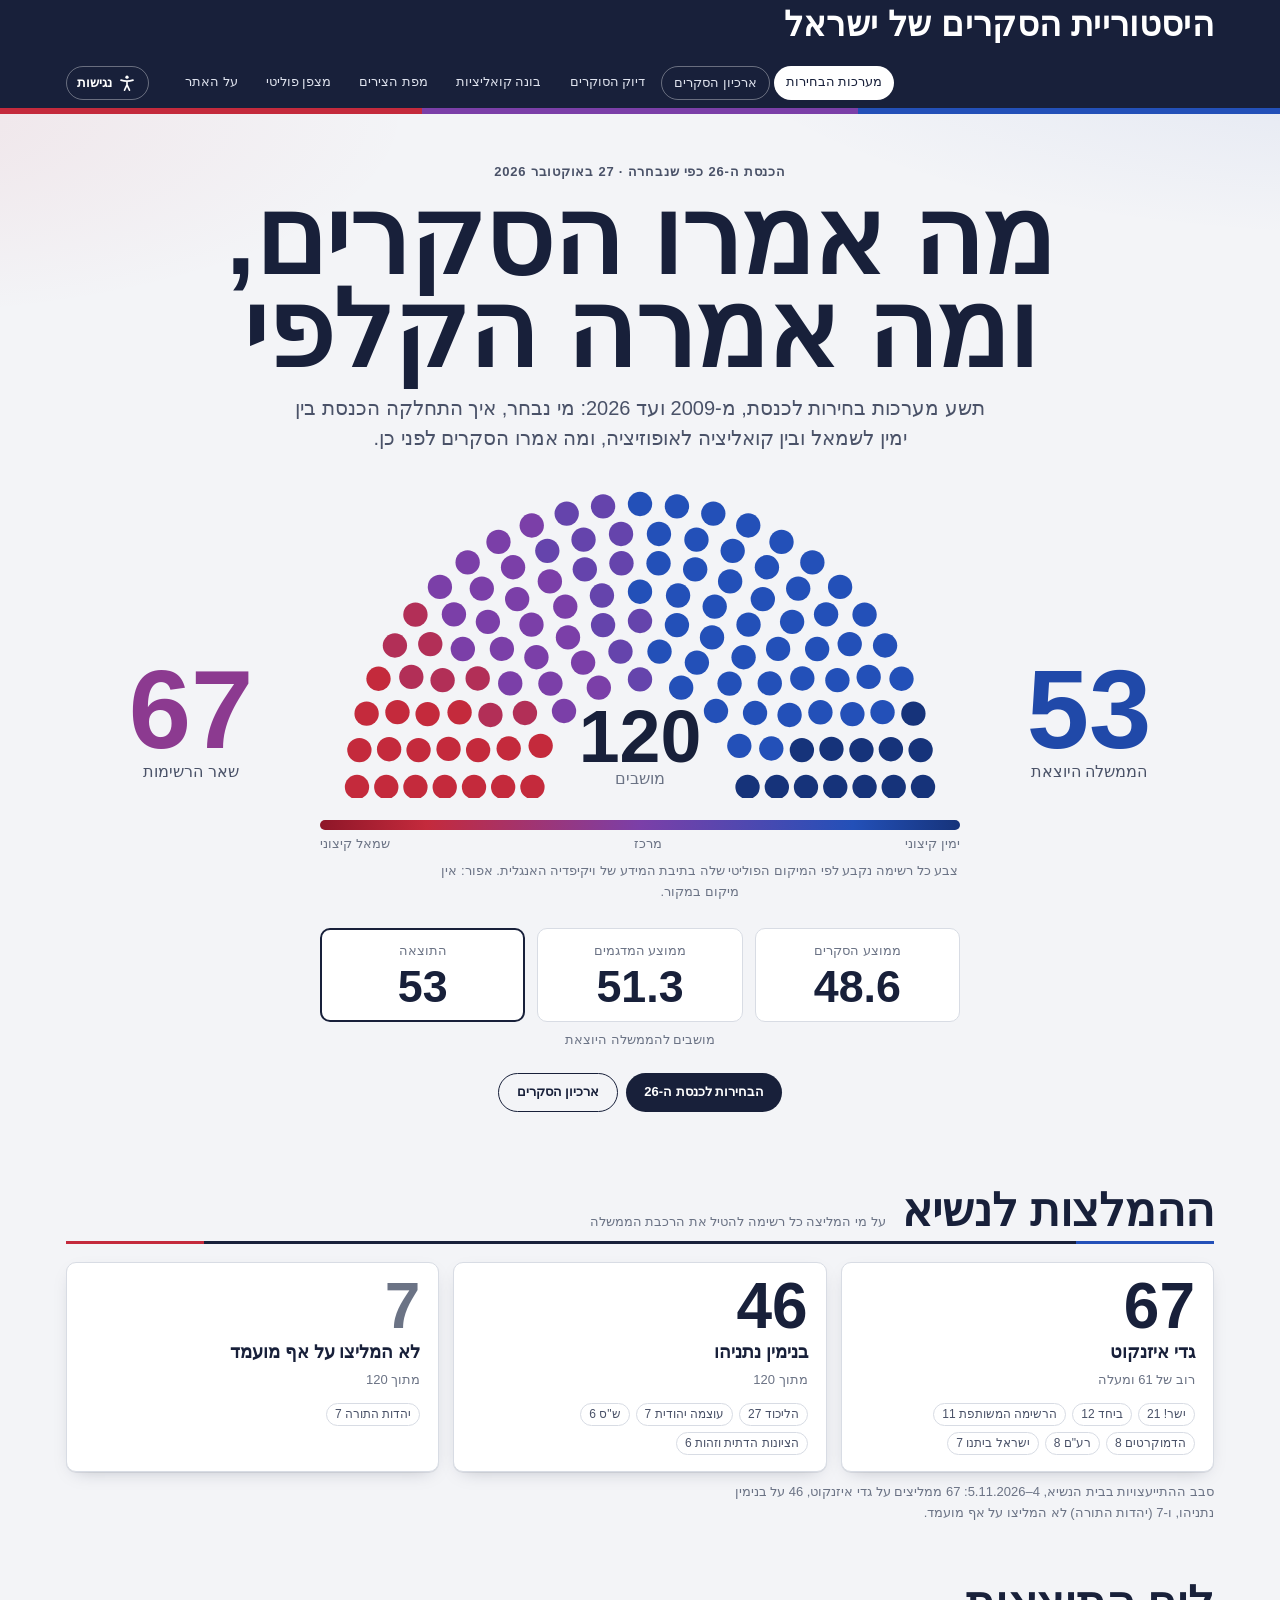
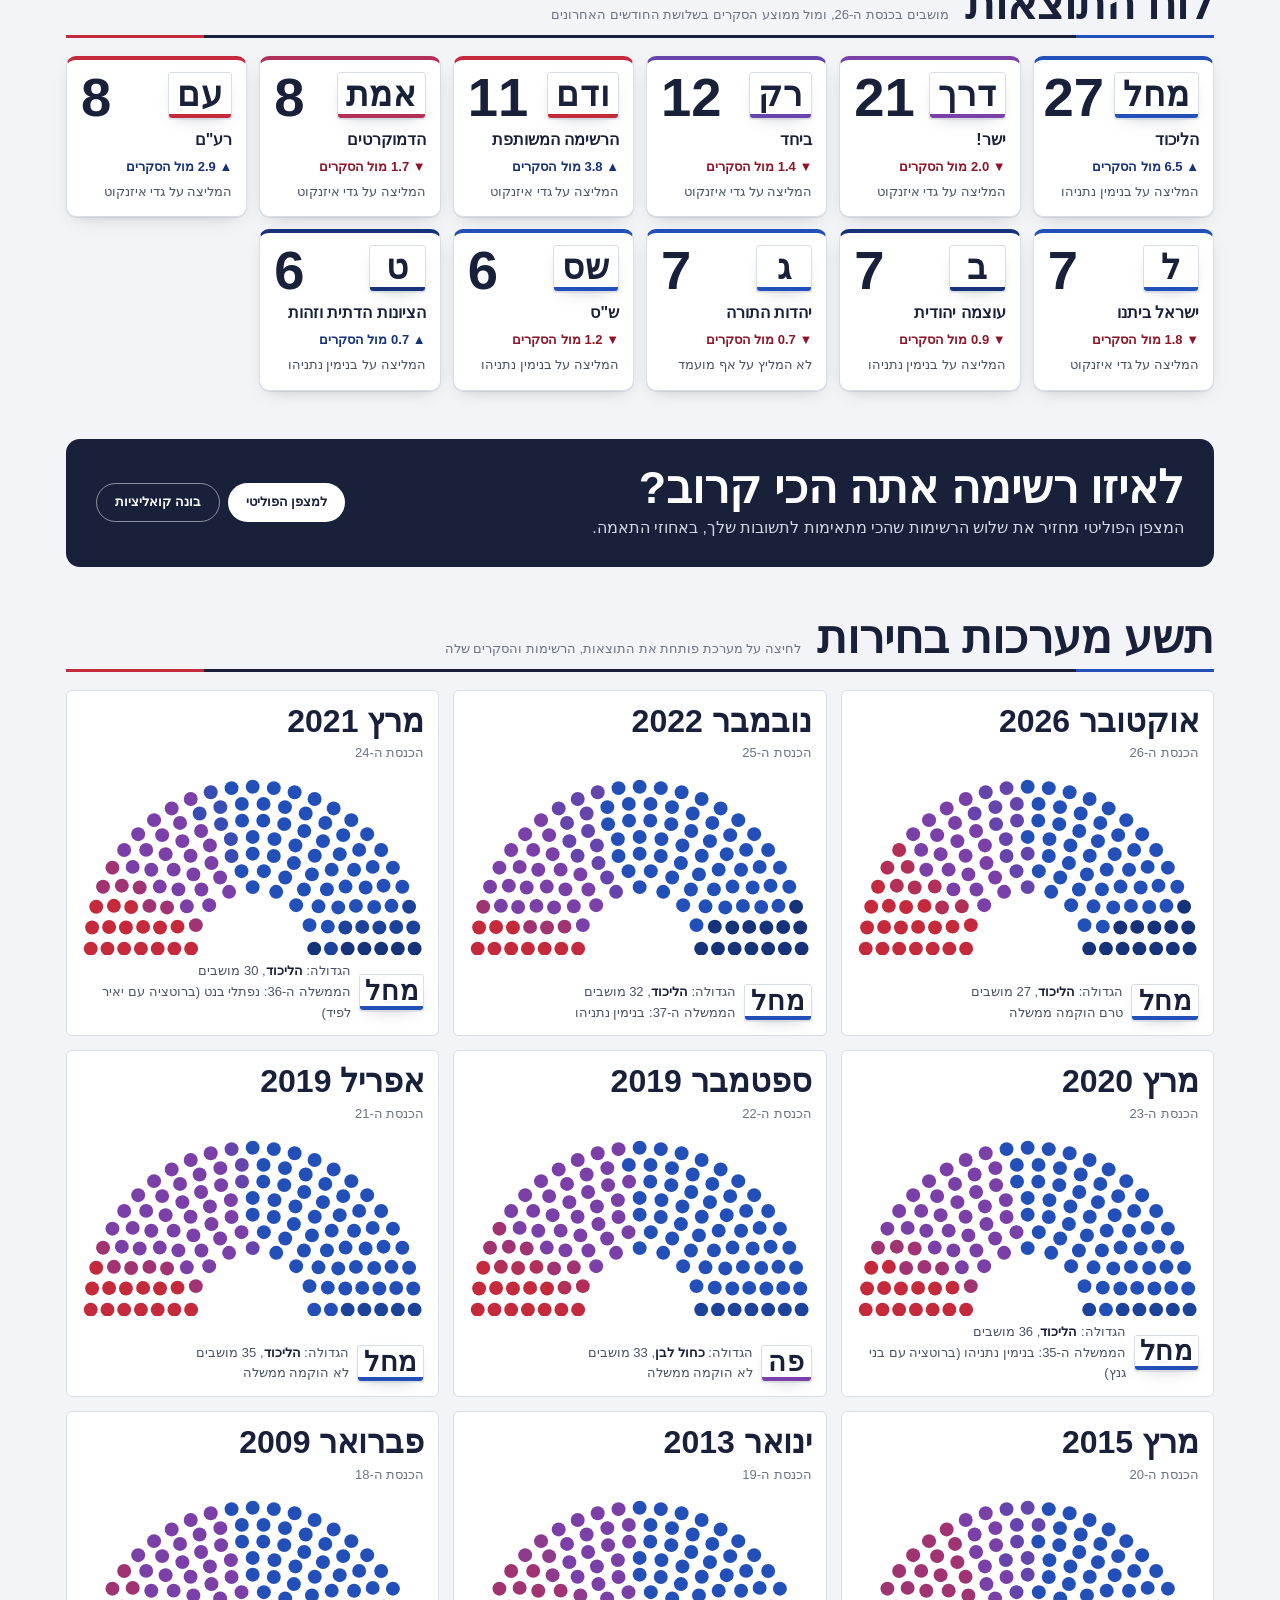
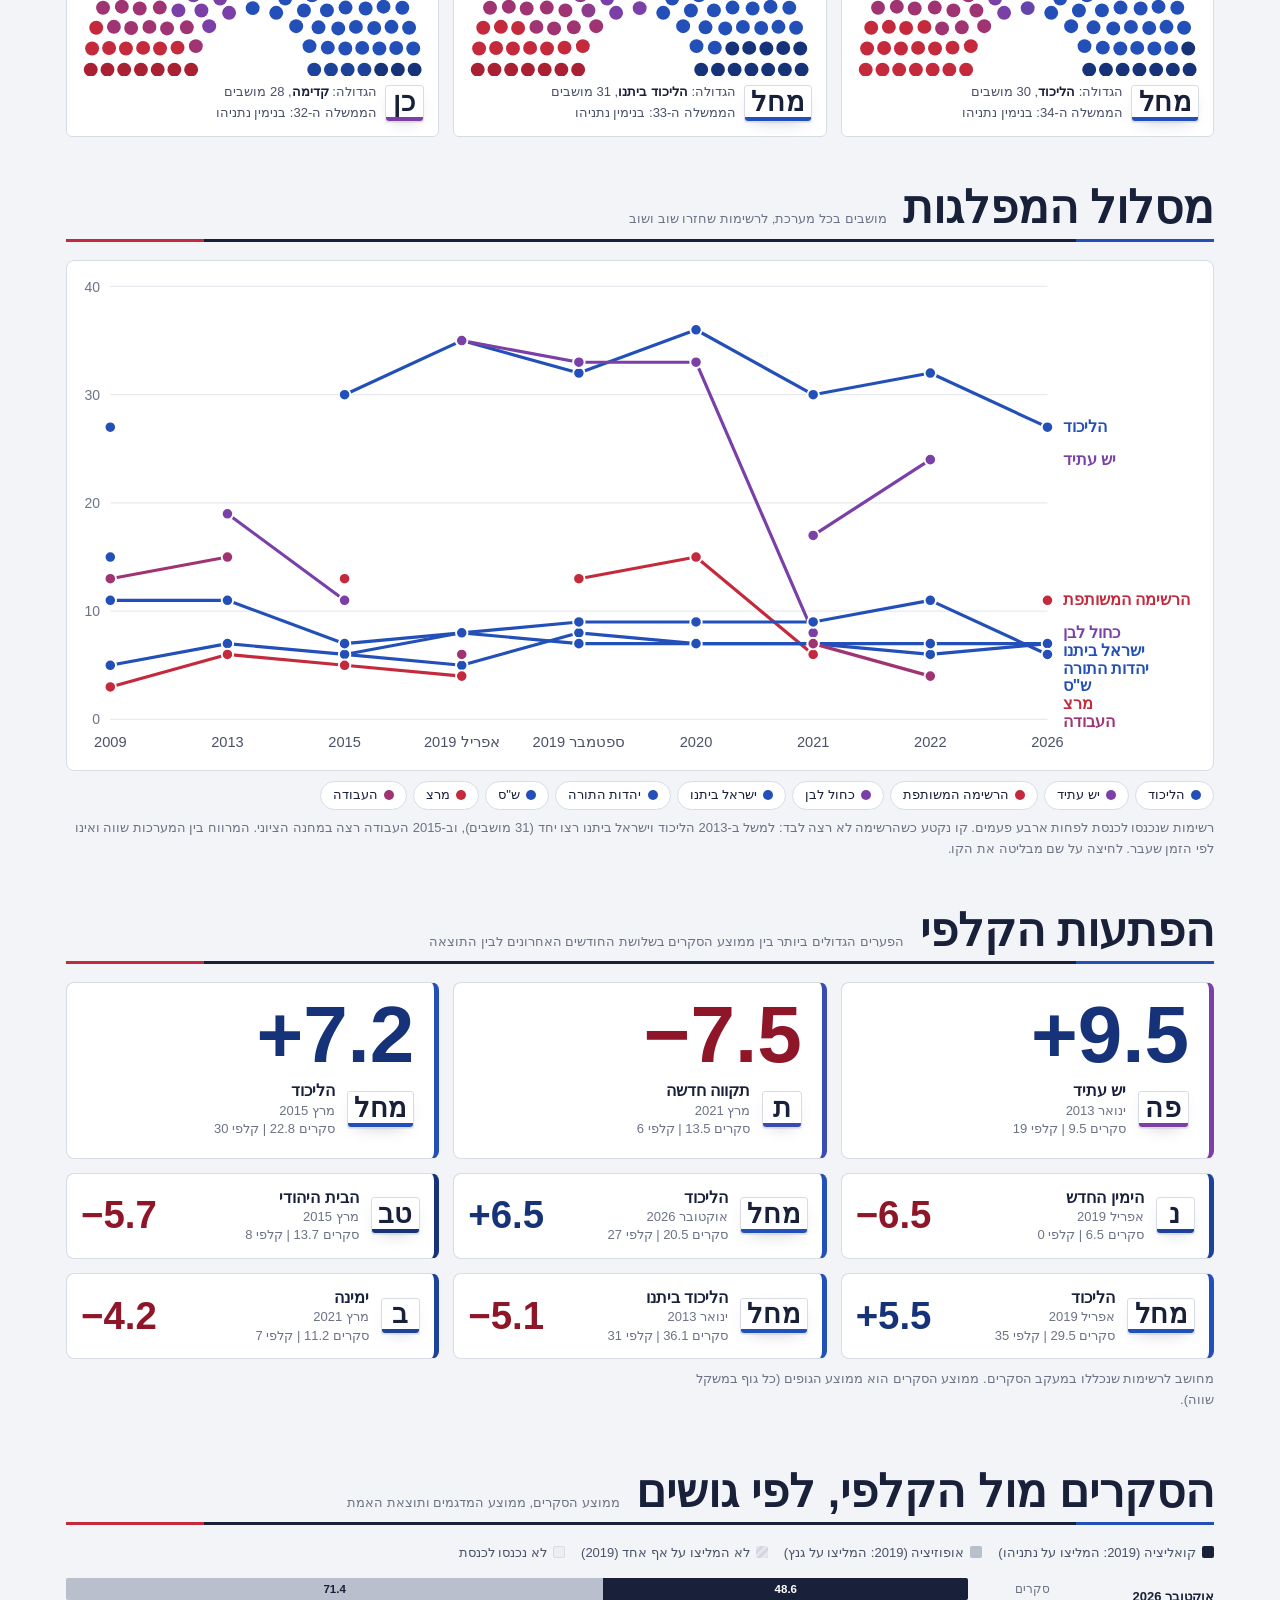
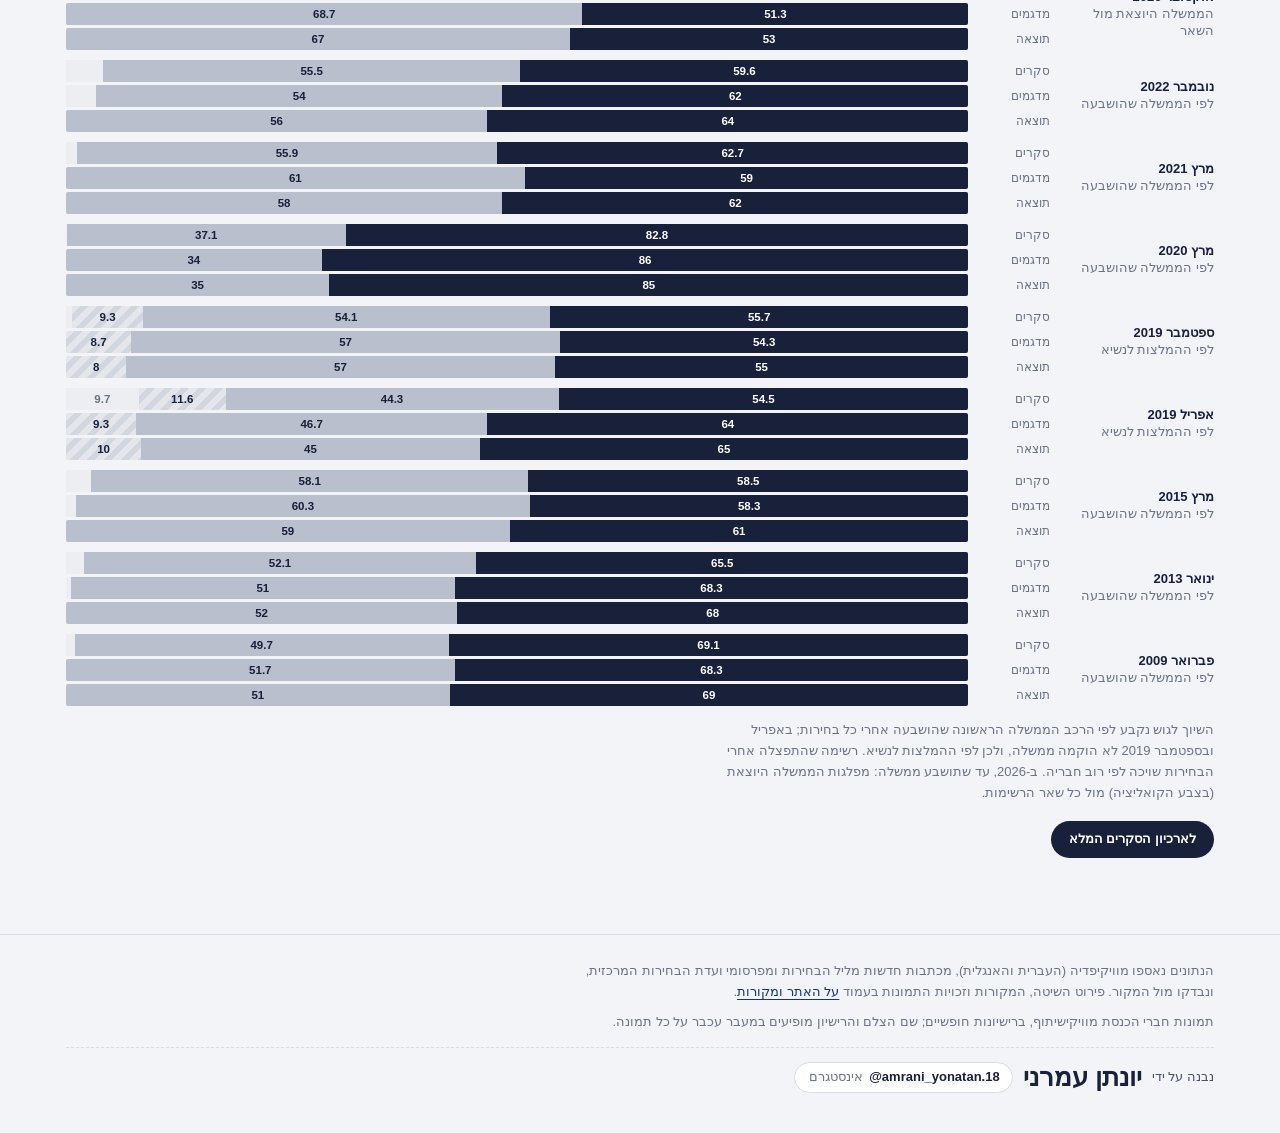
<file: index.html>
<!doctype html>
<html lang="he" dir="rtl">
<head>
<meta charset="utf-8">
<meta name="viewport" content="width=device-width, initial-scale=1">
<meta http-equiv="Content-Security-Policy" content="default-src 'none'; script-src 'self'; style-src 'self' https://fonts.googleapis.com; style-src-attr 'unsafe-inline'; font-src 'self' https://fonts.gstatic.com; img-src 'self' data: https://commons.wikimedia.org https://upload.wikimedia.org https://thumb.wikimedia.org; base-uri 'none'; form-action 'none'; object-src 'none'">
<meta name="referrer" content="no-referrer">
<title>היסטוריית הסקרים של ישראל</title>
<meta name="description" content="תשע מערכות בחירות לכנסת, 2009–2026: תוצאות, רשימות, גושים, ומה חזו הסקרים.">
<meta property="og:type" content="website">
<meta property="og:site_name" content="היסטוריית הסקרים של ישראל">
<meta property="og:locale" content="he_IL">
<meta property="og:title" content="היסטוריית הסקרים של ישראל">
<meta property="og:description" content="תשע מערכות בחירות לכנסת, 2009–2026: תוצאות, רשימות, גושים, ומה חזו הסקרים.">
<meta property="og:url" content="https://pollsisraelhistory.netlify.app/">
<meta property="og:image" content="https://pollsisraelhistory.netlify.app/assets/img/og.png">
<meta property="og:image:width" content="1200">
<meta property="og:image:height" content="630">
<meta property="og:image:alt" content="היסטוריית הסקרים של ישראל: חלוקת המושבים בכנסת">
<meta name="twitter:card" content="summary_large_image">
<link rel="icon" href="assets/img/favicon.svg" type="image/svg+xml">
<link rel="preconnect" href="https://fonts.googleapis.com">
<link rel="preconnect" href="https://fonts.gstatic.com" crossorigin>
<link rel="stylesheet" href="https://fonts.googleapis.com/css2?family=Karantina:wght@300;400;700&amp;family=IBM+Plex+Sans+Hebrew:wght@400;500;600;700&amp;display=swap">
<link rel="stylesheet" href="assets/css/main.css">
<script src="assets/js/a11y.js"></script>
</head>
<body>
<a class="sr-only" href="#main">דילוג לתוכן</a>
<main id="main"><noscript><div class="wrap" style="padding:40px 16px"><p>האתר מציג את הנתונים באמצעות JavaScript. יש להפעיל JavaScript בדפדפן.</p></div></noscript></main>
<script src="data/meta.js"></script>
<script src="data/elections.js"></script>
<script src="data/people.js"></script>
<script src="assets/js/common.js"></script>
<script src="assets/js/home.js"></script>
</body>
</html>
</file>
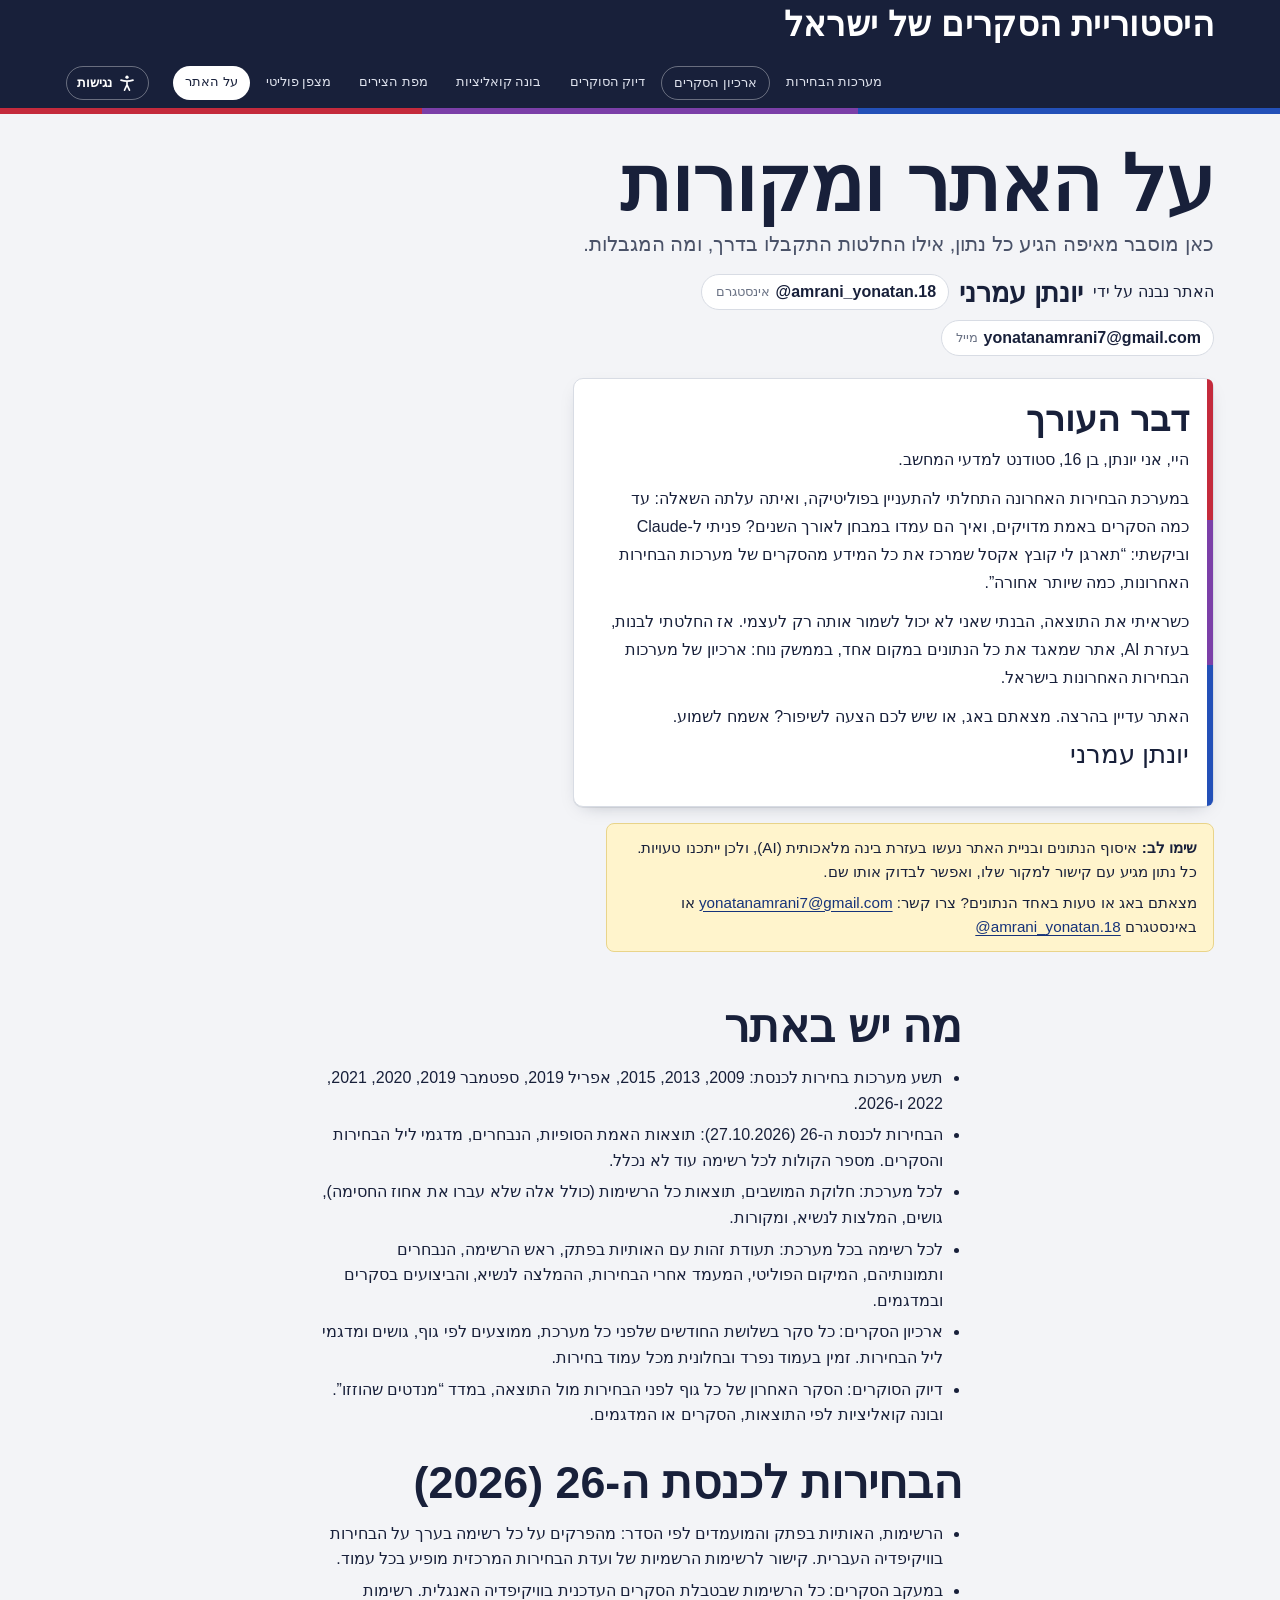
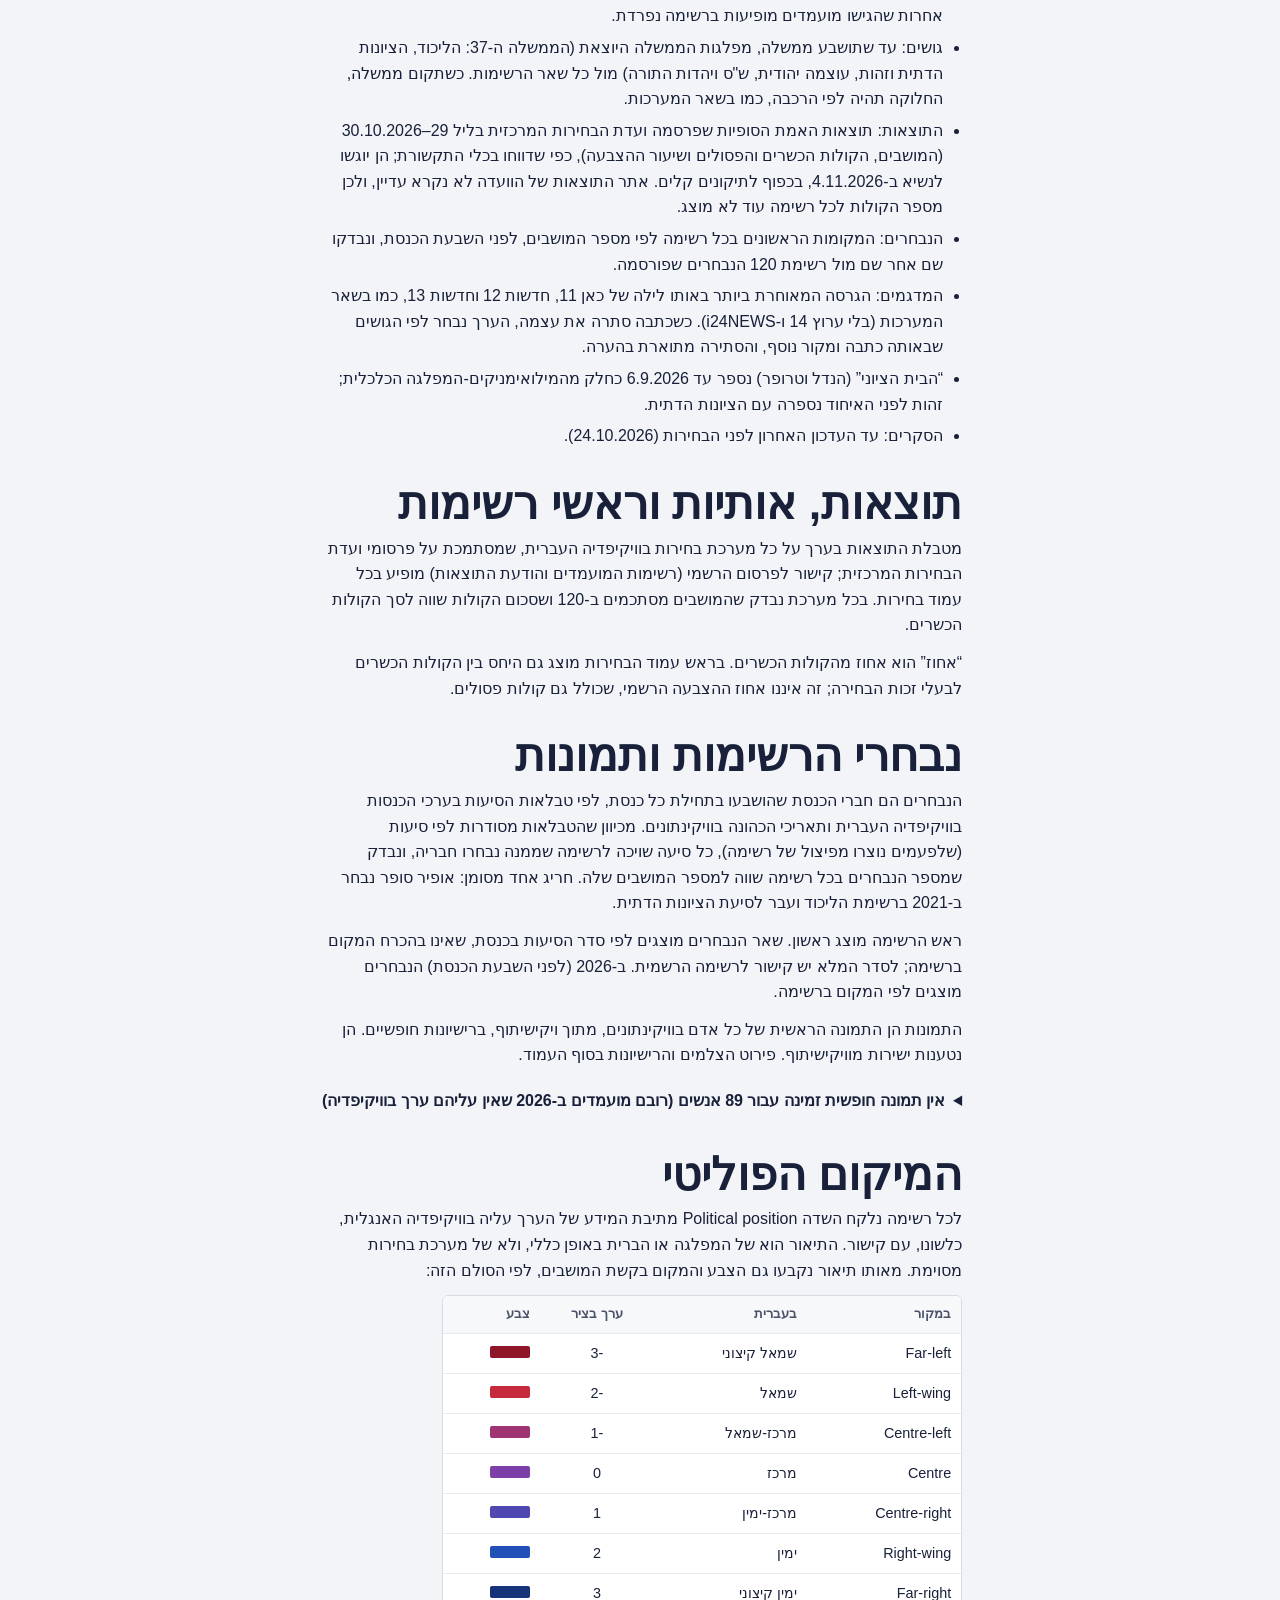
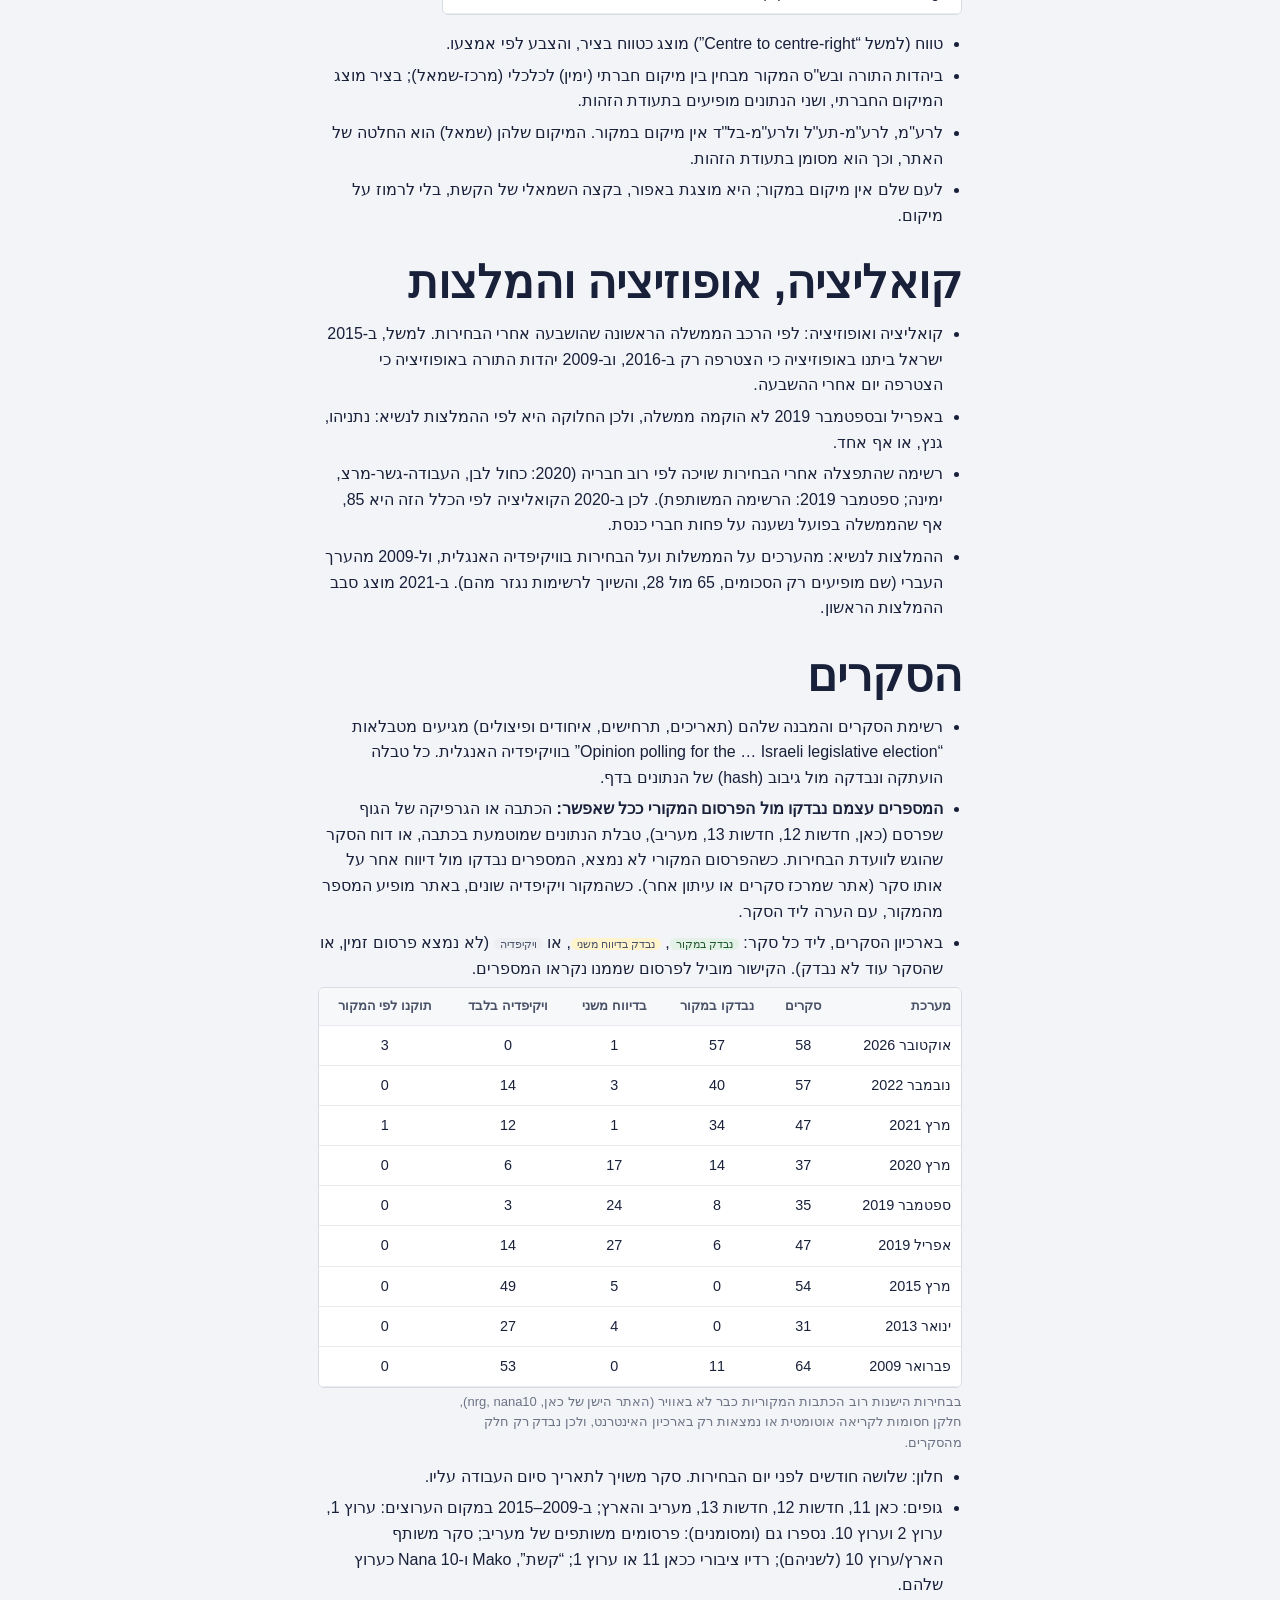
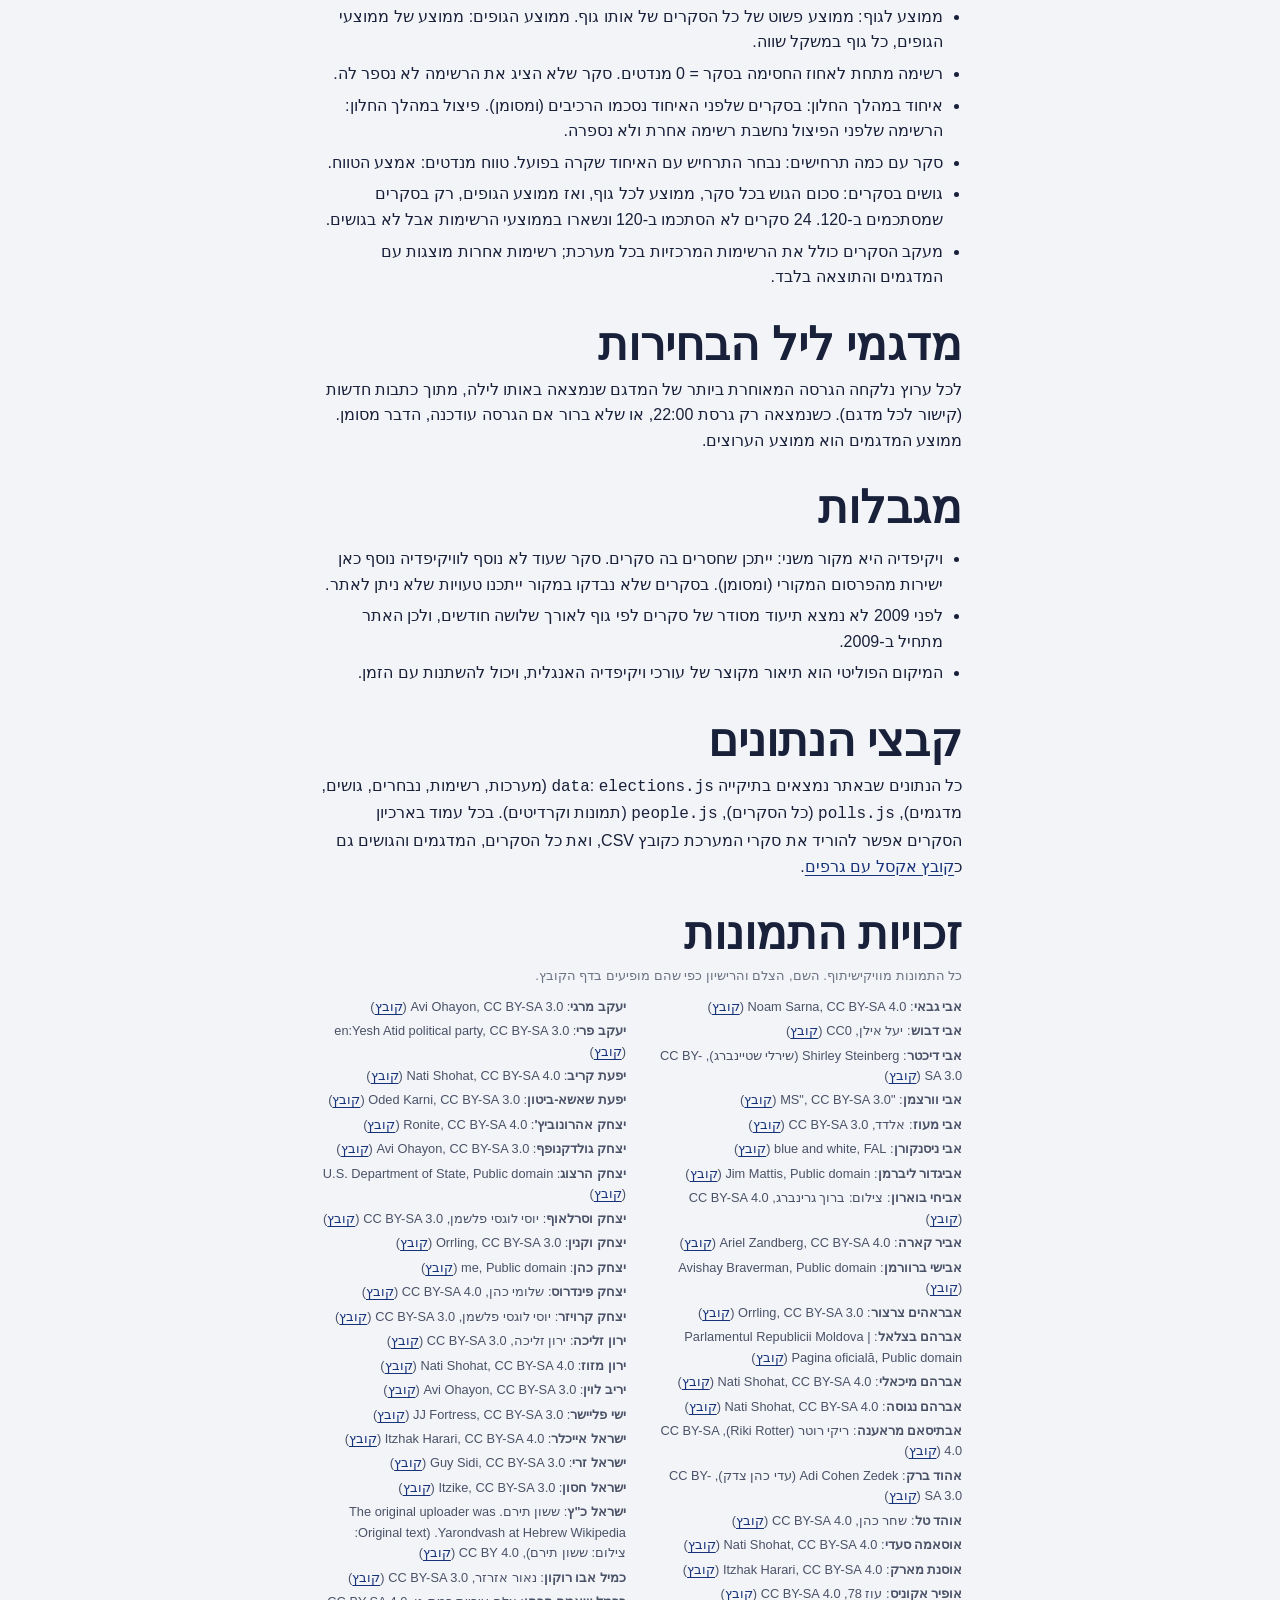
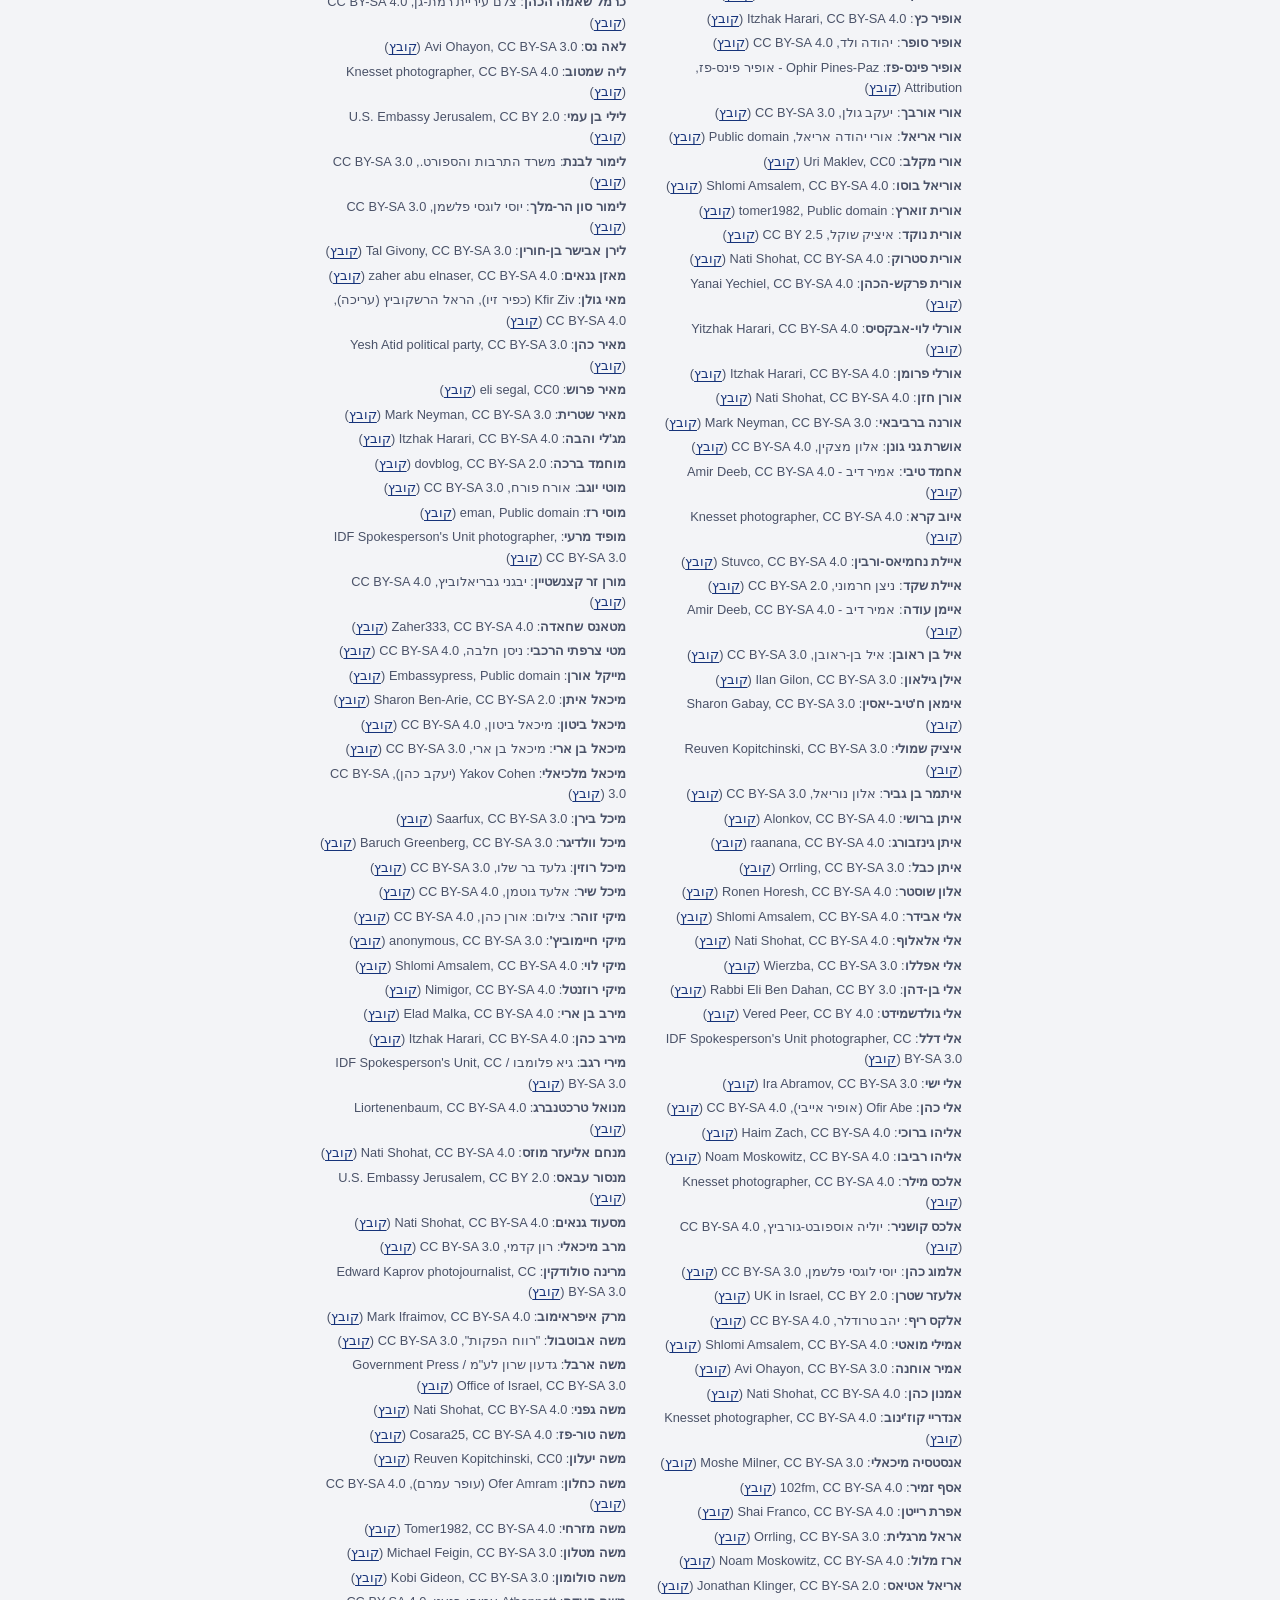
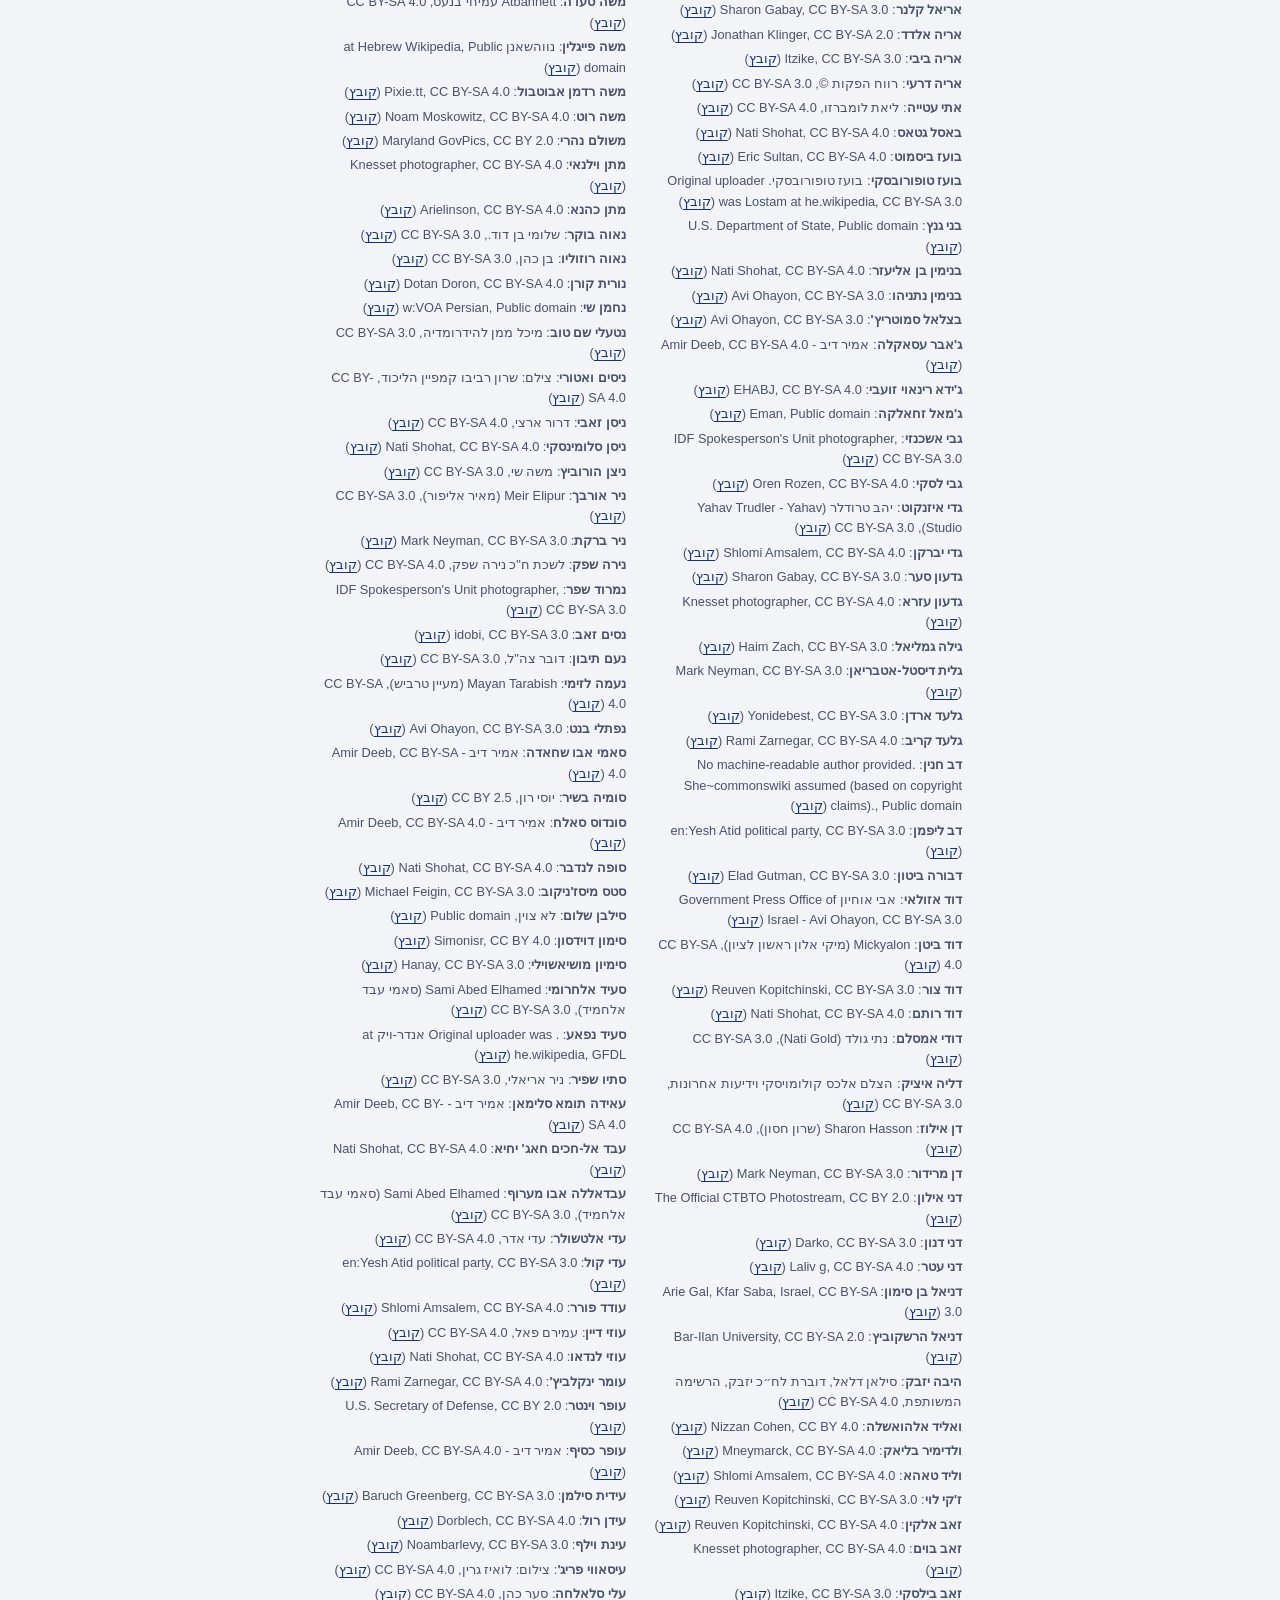
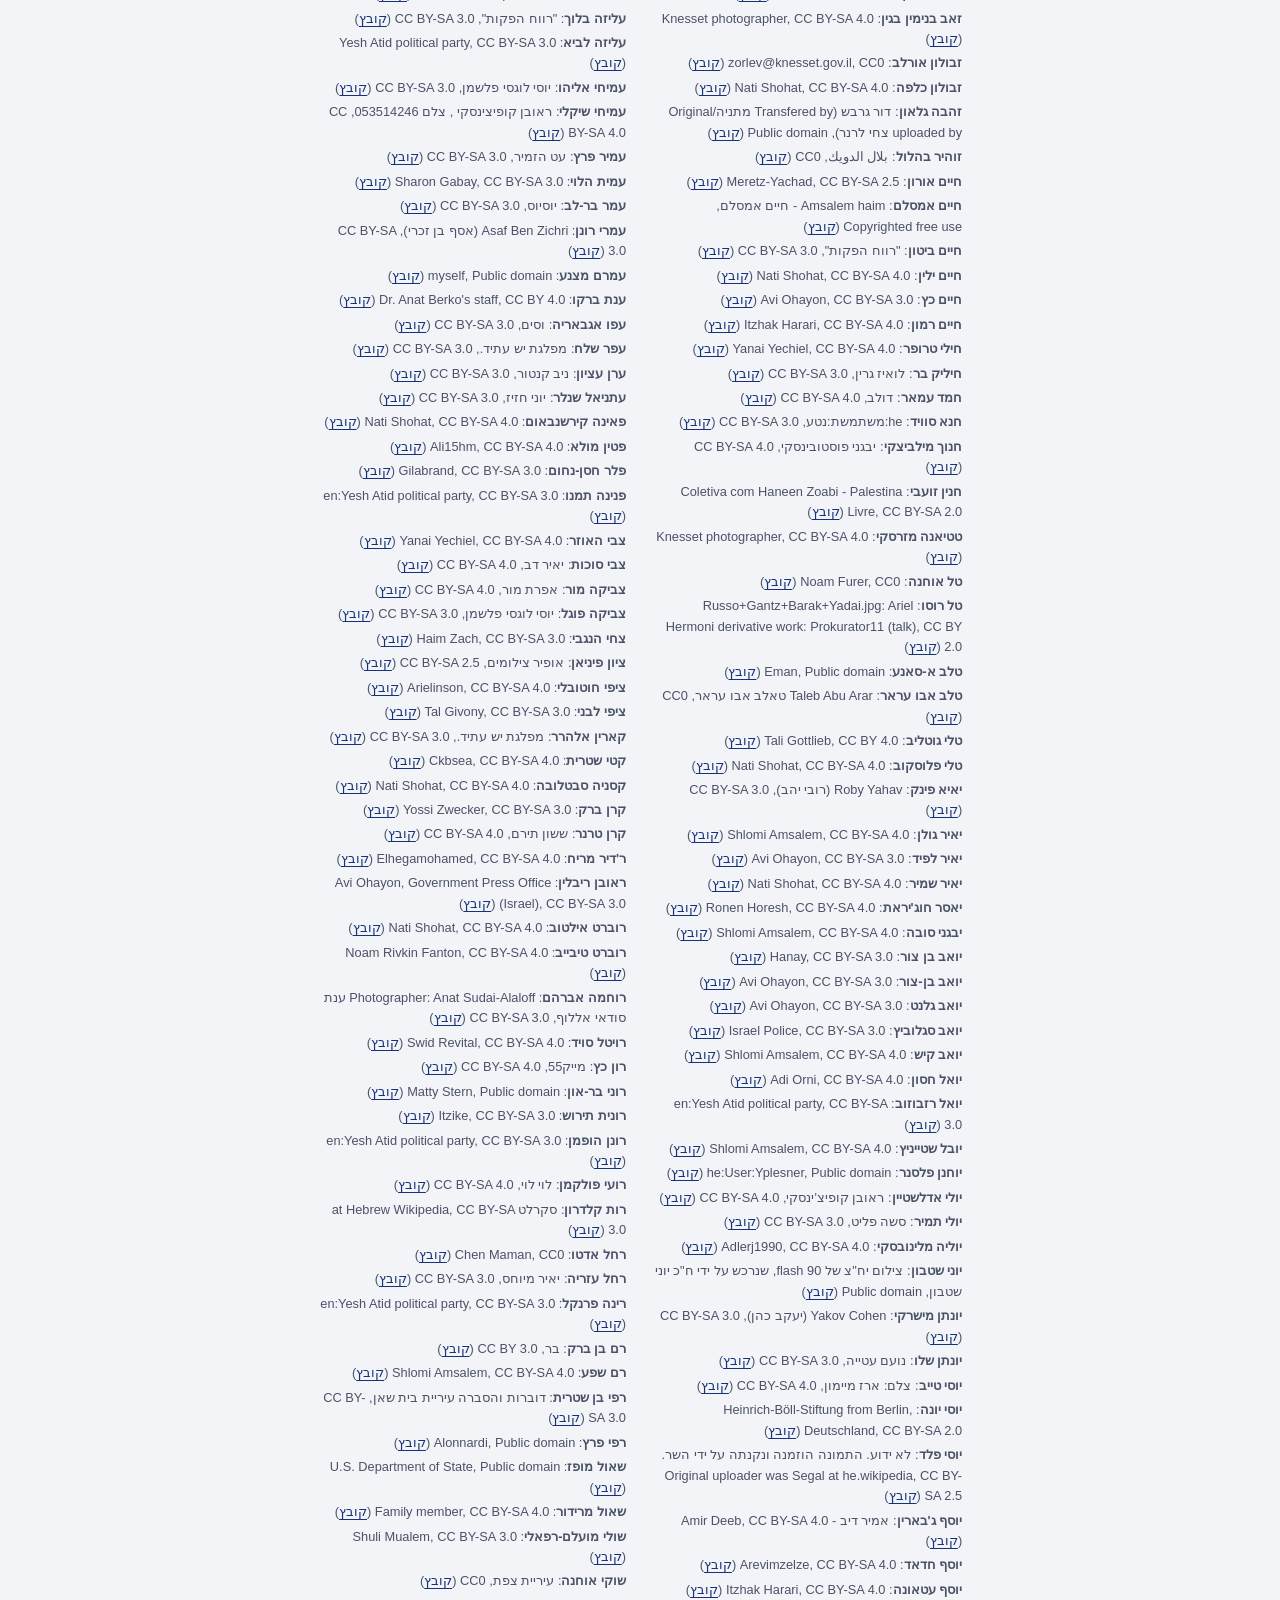
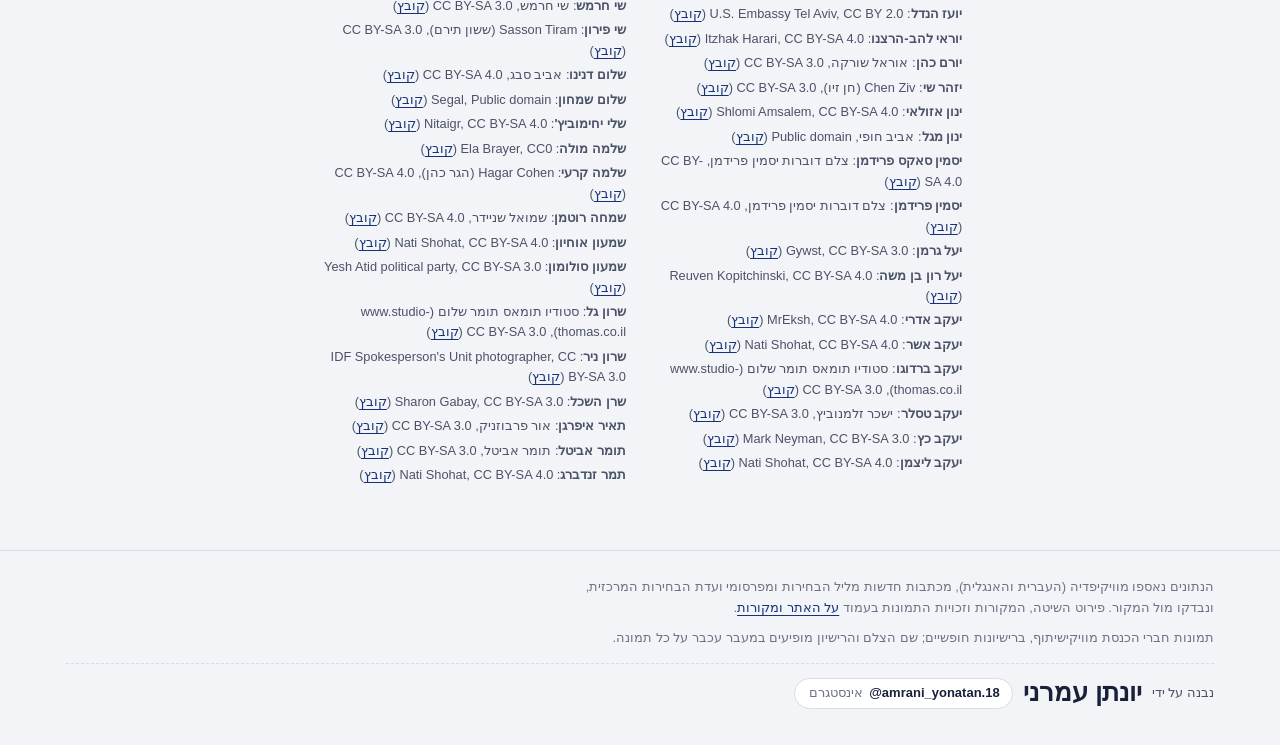
<file: about.html>
<!doctype html>
<html lang="he" dir="rtl">
<head>
<meta charset="utf-8">
<meta name="viewport" content="width=device-width, initial-scale=1">
<meta http-equiv="Content-Security-Policy" content="default-src 'none'; script-src 'self'; style-src 'self' https://fonts.googleapis.com; style-src-attr 'unsafe-inline'; font-src 'self' https://fonts.gstatic.com; img-src 'self' data: https://commons.wikimedia.org https://upload.wikimedia.org https://thumb.wikimedia.org; base-uri 'none'; form-action 'none'; object-src 'none'">
<meta name="referrer" content="no-referrer">
<title>על האתר ומקורות | היסטוריית הסקרים של ישראל</title>
<meta name="description" content="איך נאספו הנתונים, כללי החישוב, המקורות וזכויות התמונות.">
<meta property="og:type" content="website">
<meta property="og:site_name" content="היסטוריית הסקרים של ישראל">
<meta property="og:locale" content="he_IL">
<meta property="og:title" content="על האתר ומקורות">
<meta property="og:description" content="איך נאספו הנתונים, כללי החישוב, המקורות וזכויות התמונות.">
<meta property="og:url" content="https://pollsisraelhistory.netlify.app/about">
<meta property="og:image" content="https://pollsisraelhistory.netlify.app/assets/img/og.png">
<meta property="og:image:width" content="1200">
<meta property="og:image:height" content="630">
<meta property="og:image:alt" content="היסטוריית הסקרים של ישראל: חלוקת המושבים בכנסת">
<meta name="twitter:card" content="summary_large_image">
<link rel="icon" href="assets/img/favicon.svg" type="image/svg+xml">
<link rel="preconnect" href="https://fonts.googleapis.com">
<link rel="preconnect" href="https://fonts.gstatic.com" crossorigin>
<link rel="stylesheet" href="https://fonts.googleapis.com/css2?family=Karantina:wght@300;400;700&amp;family=IBM+Plex+Sans+Hebrew:wght@400;500;600;700&amp;display=swap">
<link rel="stylesheet" href="assets/css/main.css">
<script src="assets/js/a11y.js"></script>
</head>
<body>
<a class="sr-only" href="#main">דילוג לתוכן</a>
<main id="main"><noscript><div class="wrap" style="padding:40px 16px"><p>האתר מציג את הנתונים באמצעות JavaScript. יש להפעיל JavaScript בדפדפן.</p></div></noscript></main>
<script src="data/meta.js"></script>
<script src="data/elections.js"></script>
<script src="data/people.js"></script>
<script src="assets/js/common.js"></script>
<script src="assets/js/about.js"></script>
</body>
</html>
</file>
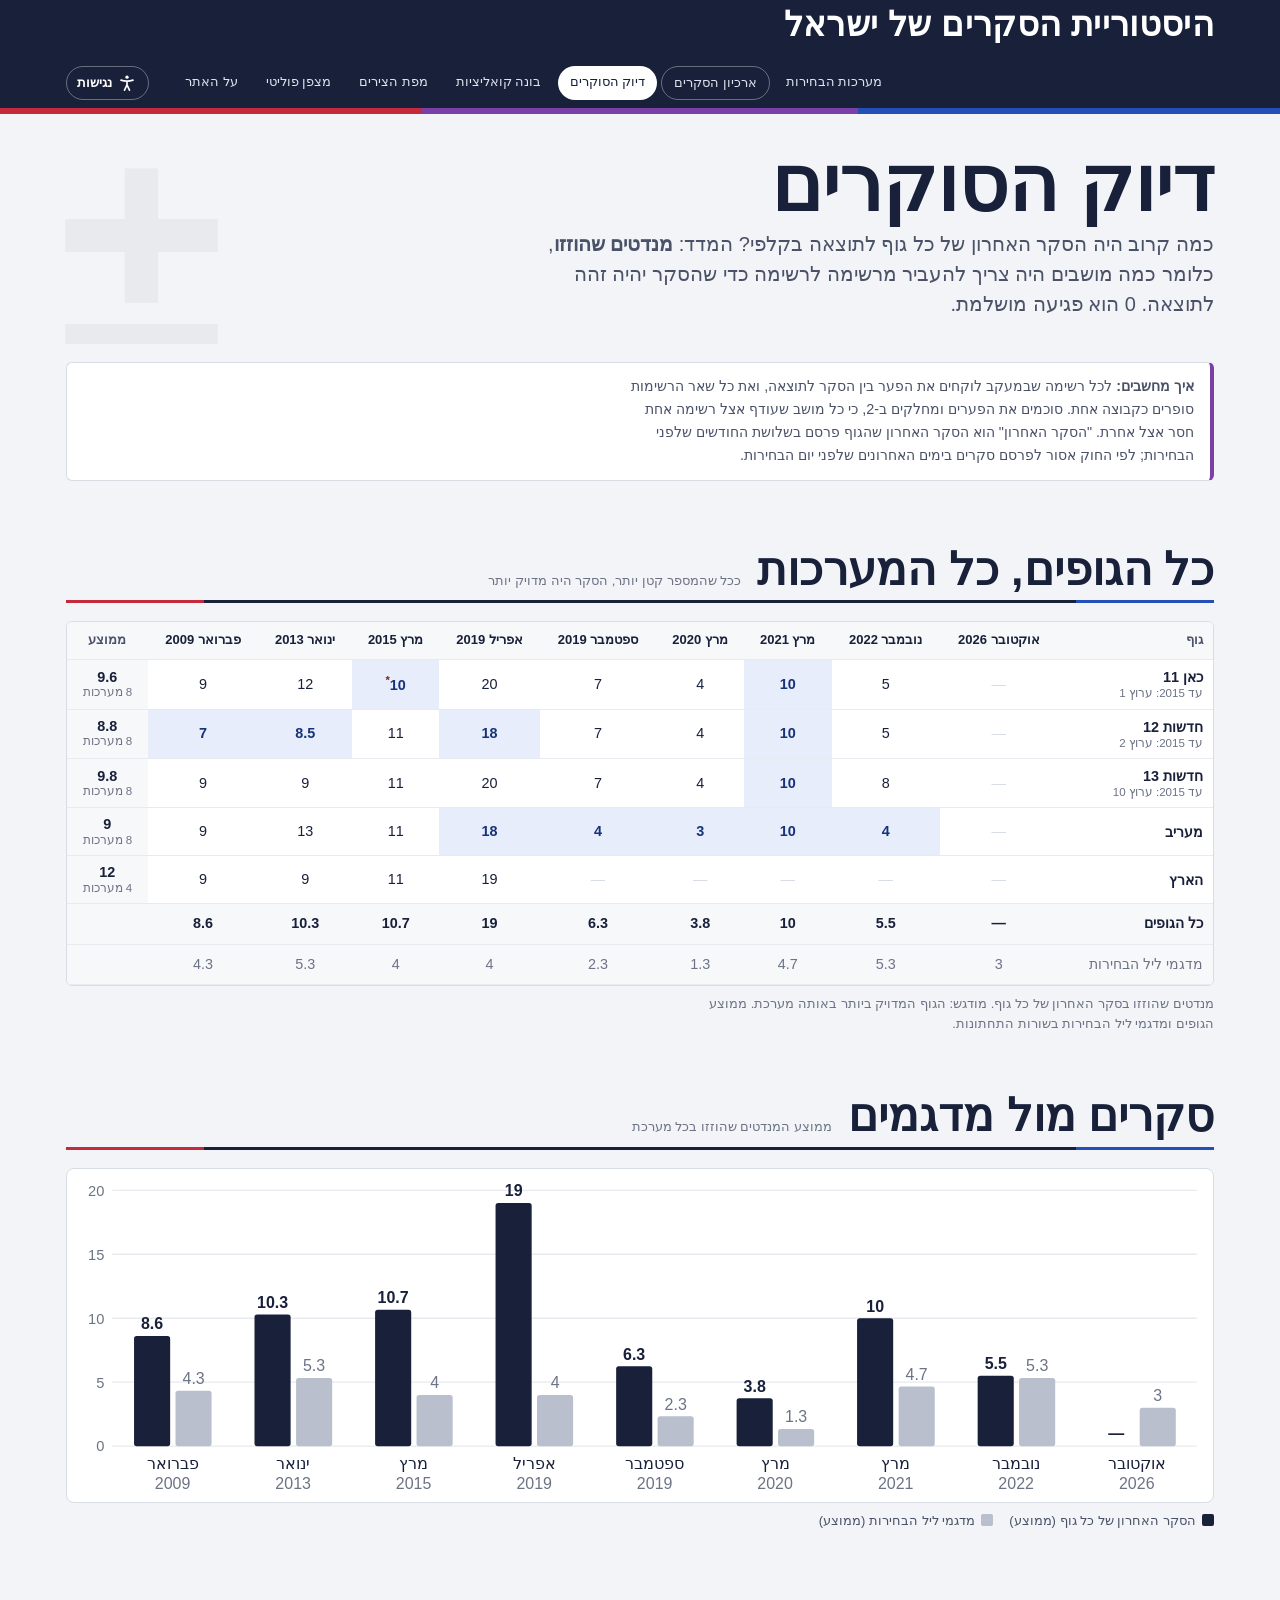
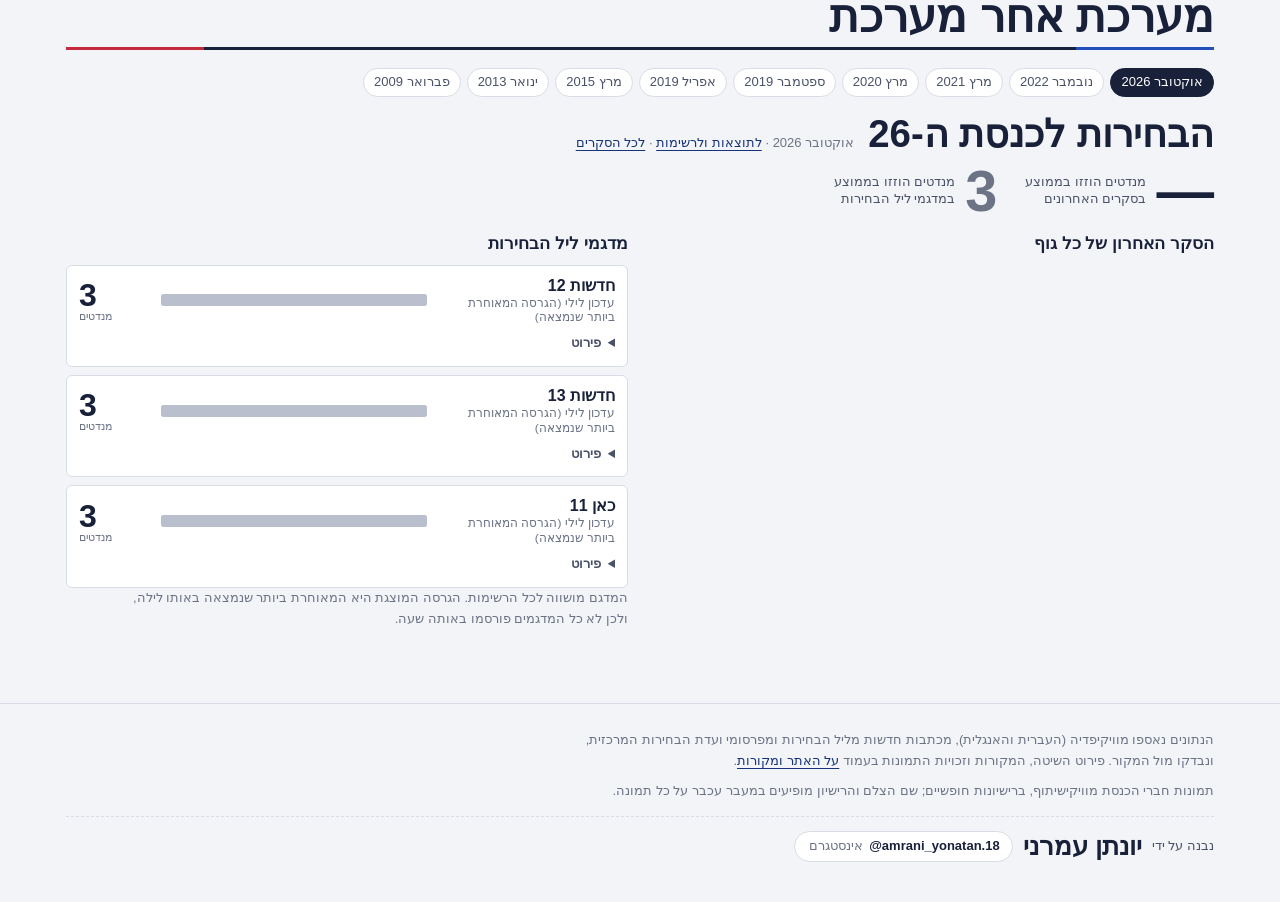
<file: accuracy.html>
<!doctype html>
<html lang="he" dir="rtl">
<head>
<meta charset="utf-8">
<meta name="viewport" content="width=device-width, initial-scale=1">
<meta http-equiv="Content-Security-Policy" content="default-src 'none'; script-src 'self'; style-src 'self' https://fonts.googleapis.com; style-src-attr 'unsafe-inline'; font-src 'self' https://fonts.gstatic.com; img-src 'self' data: https://commons.wikimedia.org https://upload.wikimedia.org https://thumb.wikimedia.org; base-uri 'none'; form-action 'none'; object-src 'none'">
<meta name="referrer" content="no-referrer">
<title>דיוק הסוקרים | היסטוריית הסקרים של ישראל</title>
<meta name="description" content="כמה קרוב היה הסקר האחרון של כל גוף לתוצאה בקלפי, בכל מערכת בחירות מאז 2009, ומה עם מדגמי ליל הבחירות.">
<meta property="og:type" content="website">
<meta property="og:site_name" content="היסטוריית הסקרים של ישראל">
<meta property="og:locale" content="he_IL">
<meta property="og:title" content="דיוק הסוקרים">
<meta property="og:description" content="כמה קרוב היה הסקר האחרון של כל גוף לתוצאה בקלפי, בכל מערכת בחירות מאז 2009, ומה עם מדגמי ליל הבחירות.">
<meta property="og:url" content="https://pollsisraelhistory.netlify.app/accuracy">
<meta property="og:image" content="https://pollsisraelhistory.netlify.app/assets/img/og.png">
<meta property="og:image:width" content="1200">
<meta property="og:image:height" content="630">
<meta property="og:image:alt" content="היסטוריית הסקרים של ישראל: חלוקת המושבים בכנסת">
<meta name="twitter:card" content="summary_large_image">
<link rel="icon" href="assets/img/favicon.svg" type="image/svg+xml">
<link rel="preconnect" href="https://fonts.googleapis.com">
<link rel="preconnect" href="https://fonts.gstatic.com" crossorigin>
<link rel="stylesheet" href="https://fonts.googleapis.com/css2?family=Karantina:wght@300;400;700&amp;family=IBM+Plex+Sans+Hebrew:wght@400;500;600;700&amp;display=swap">
<link rel="stylesheet" href="assets/css/main.css">
<script src="assets/js/a11y.js"></script>
</head>
<body>
<a class="sr-only" href="#main">דילוג לתוכן</a>
<main id="main"><noscript><div class="wrap" style="padding:40px 16px"><p>האתר מציג את הנתונים באמצעות JavaScript. יש להפעיל JavaScript בדפדפן.</p></div></noscript></main>
<script src="data/meta.js"></script>
<script src="data/elections.js"></script>
<script src="data/polls.js"></script>
<script src="assets/js/common.js"></script>
<script src="assets/js/pollsview.js"></script>
<script src="assets/js/accuracy.js"></script>
</body>
</html>
</file>
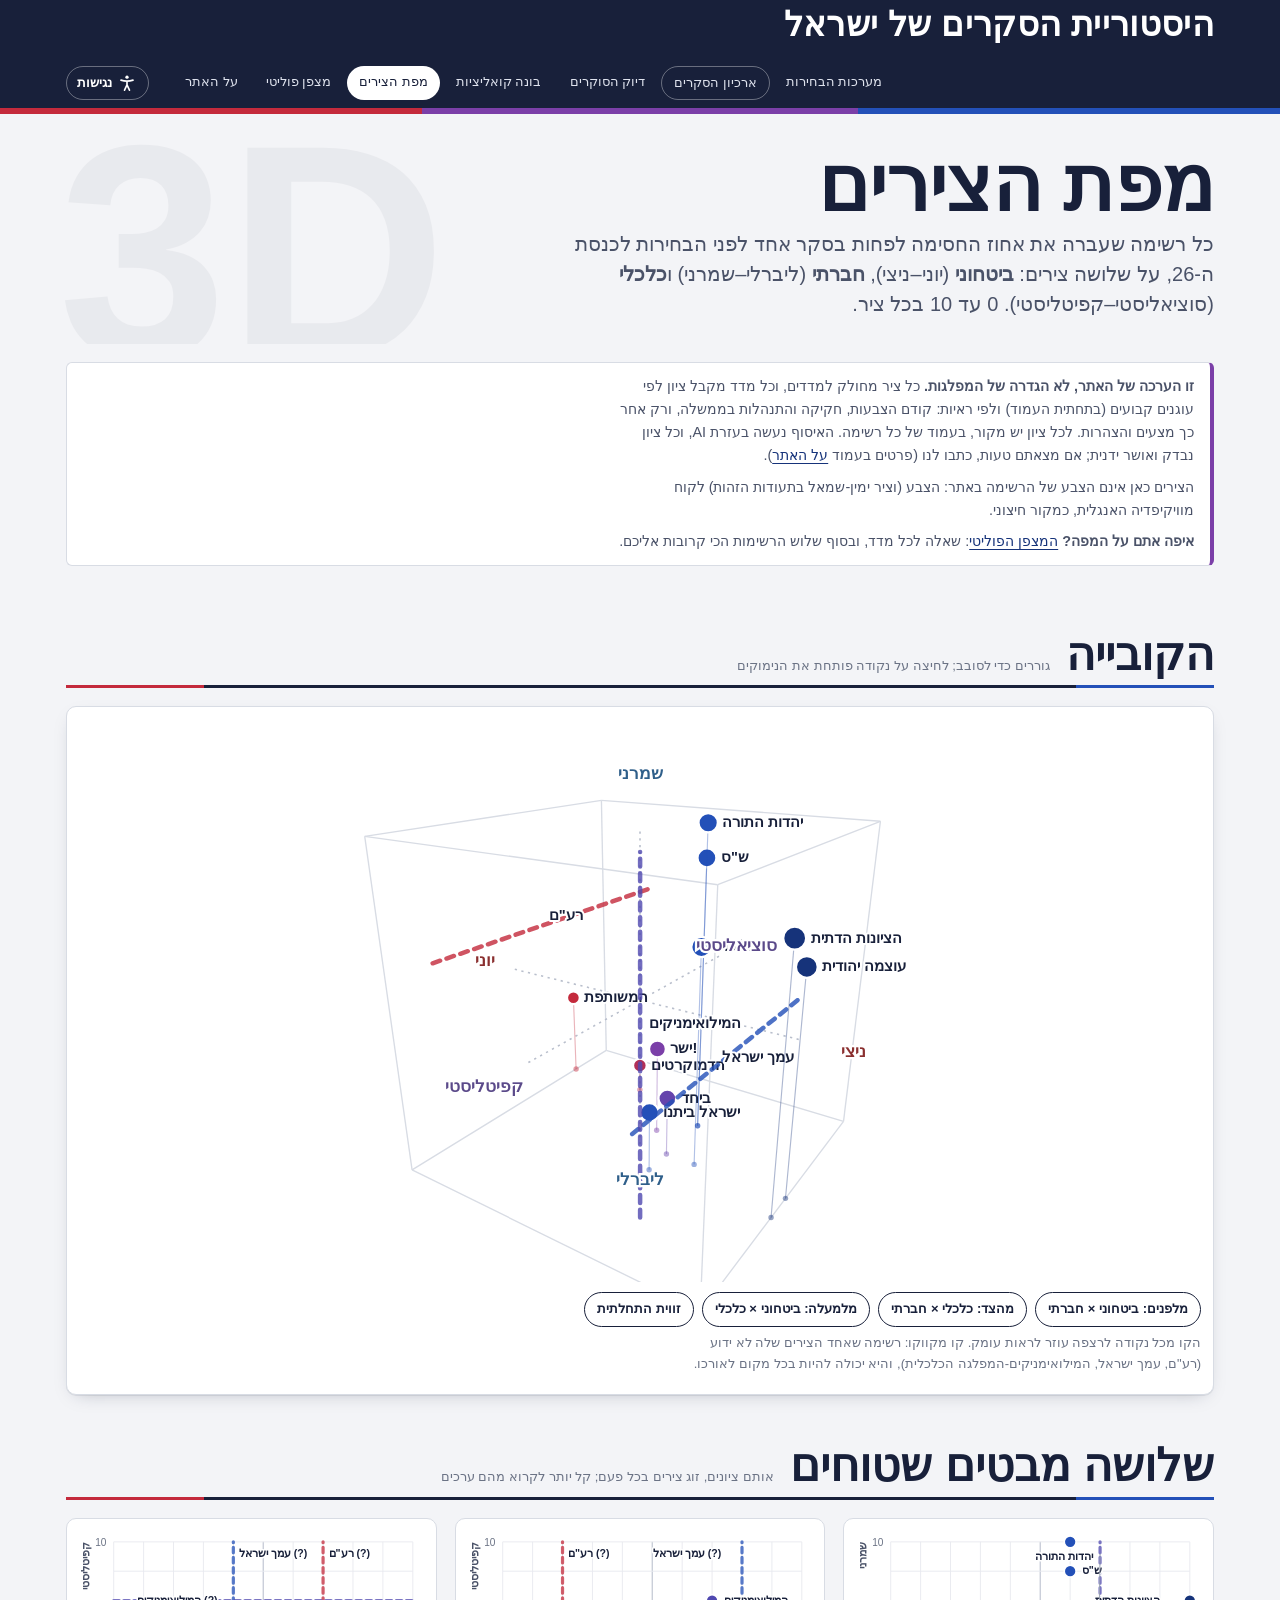
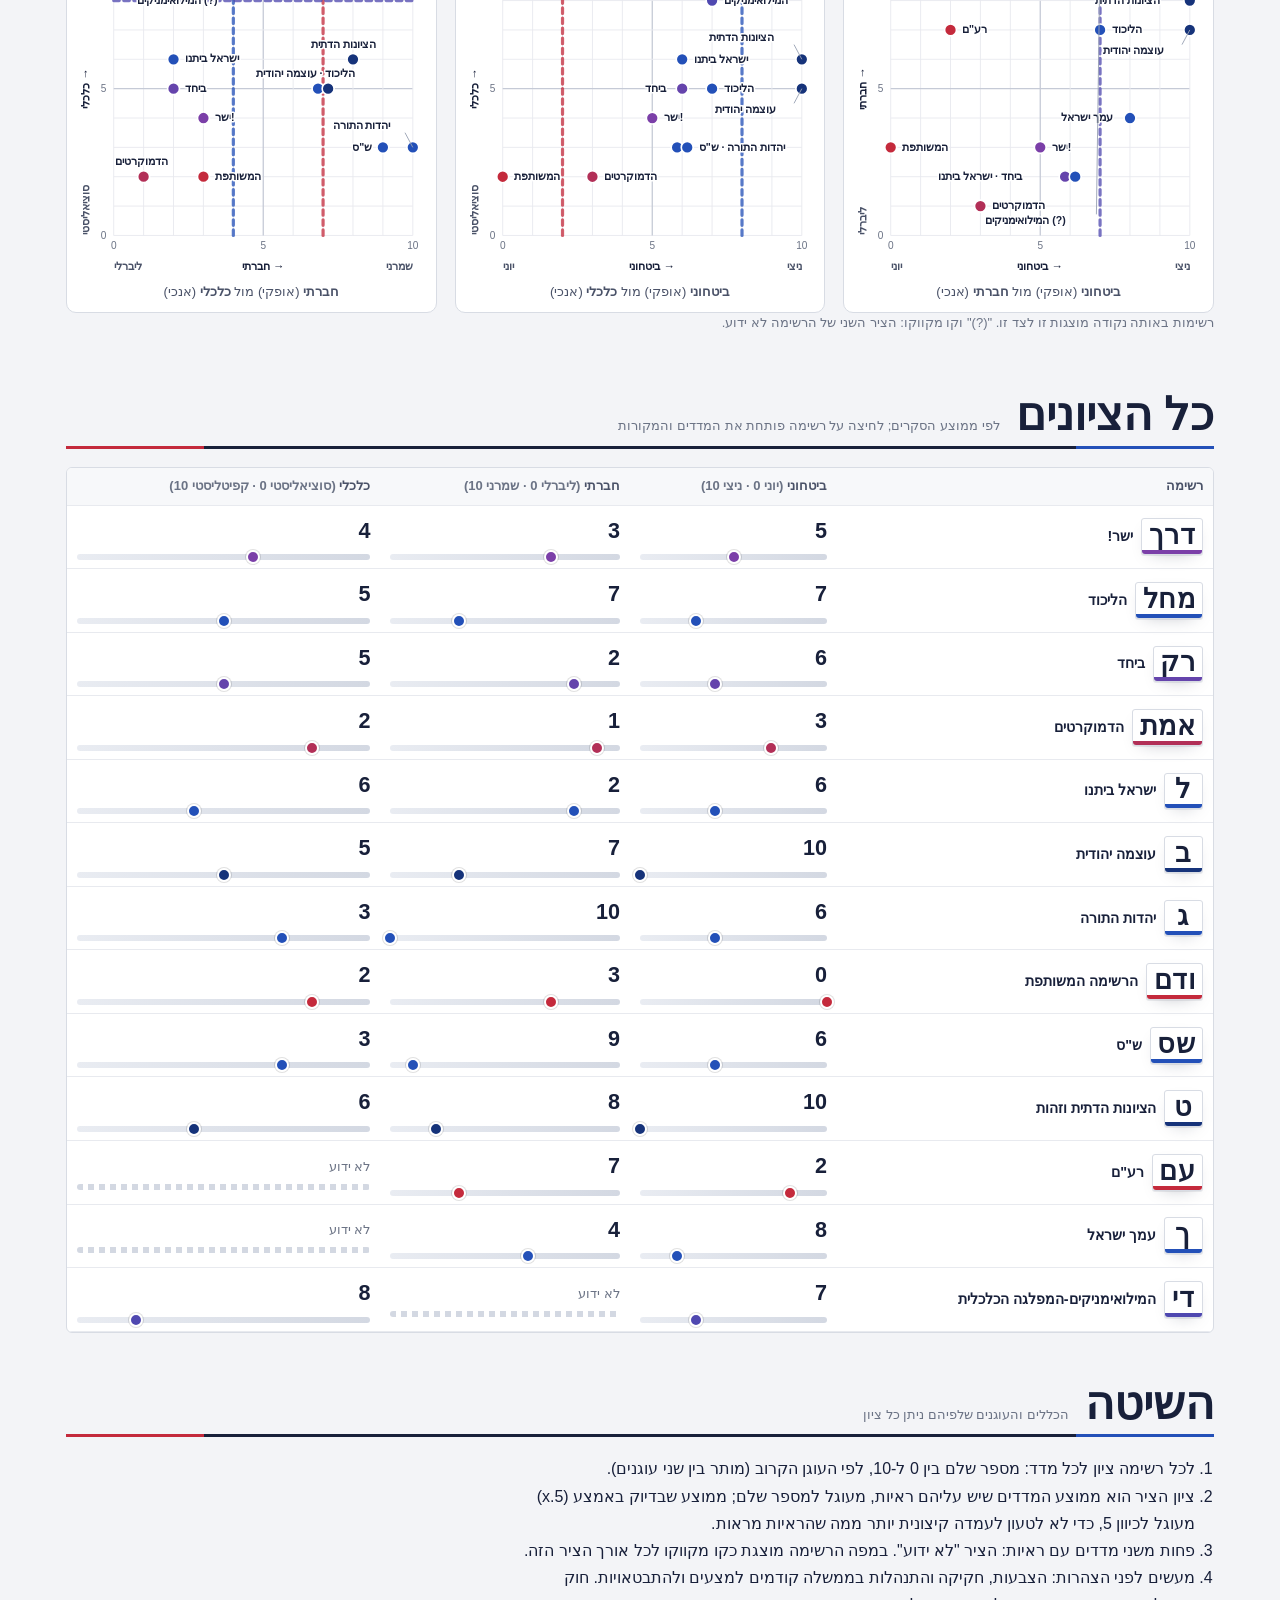
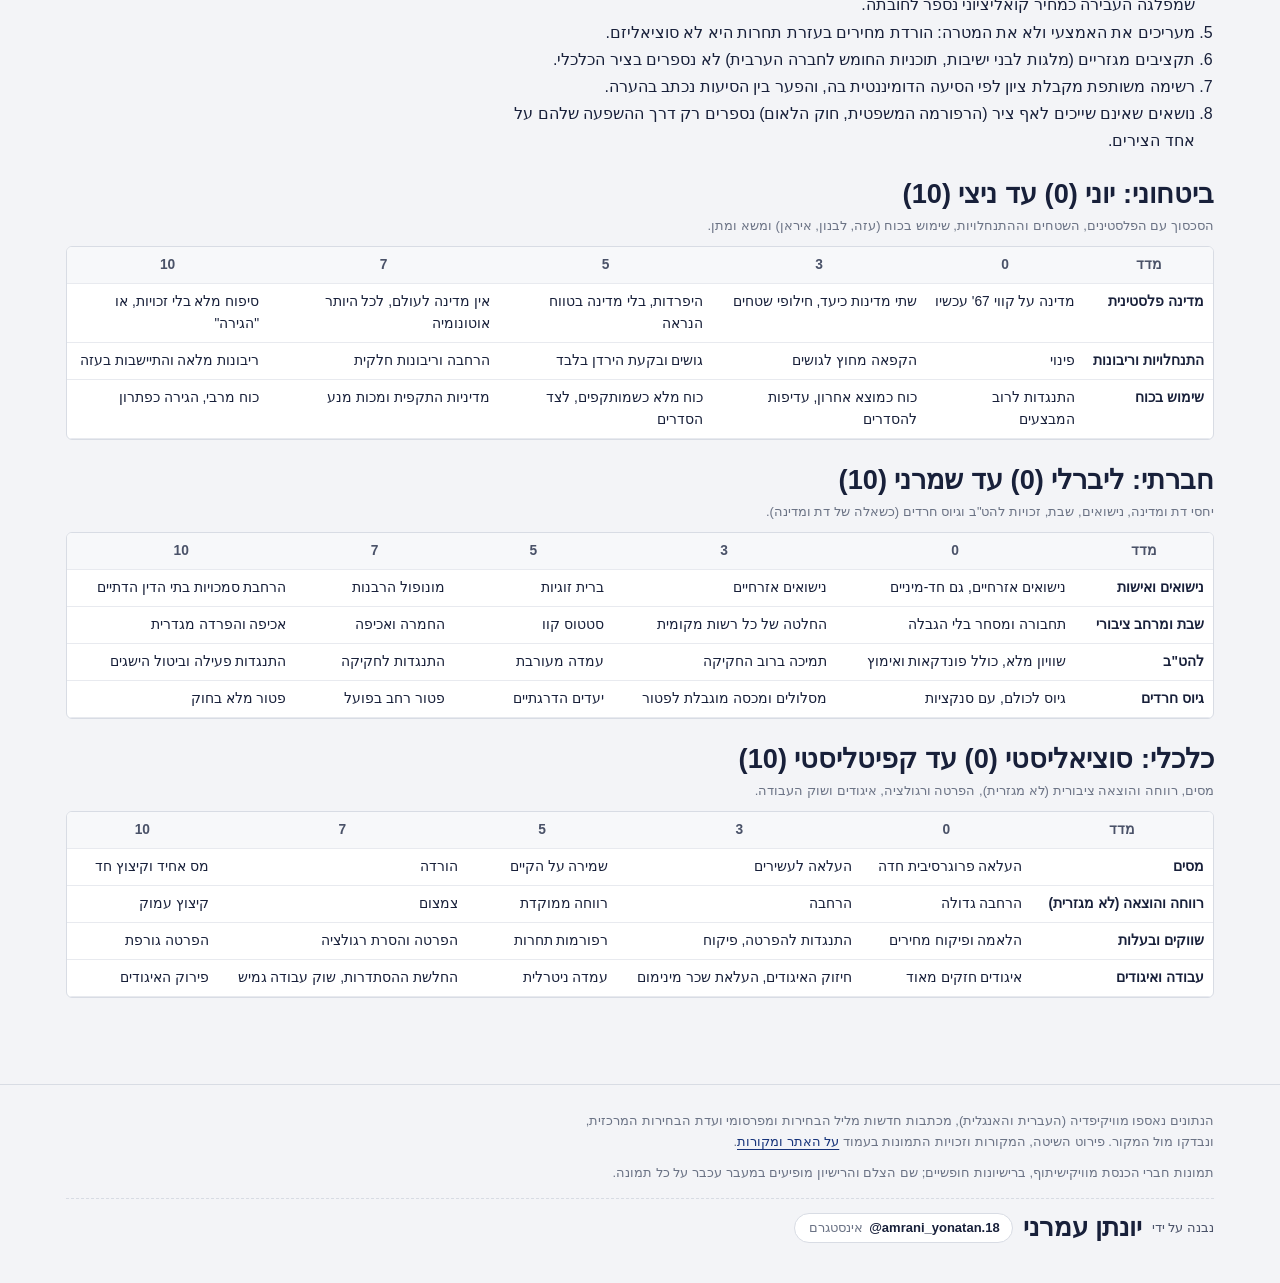
<file: axes.html>
<!doctype html>
<html lang="he" dir="rtl">
<head>
<meta charset="utf-8">
<meta name="viewport" content="width=device-width, initial-scale=1">
<meta http-equiv="Content-Security-Policy" content="default-src 'none'; script-src 'self'; style-src 'self' https://fonts.googleapis.com; style-src-attr 'unsafe-inline'; font-src 'self' https://fonts.gstatic.com; img-src 'self' data: https://commons.wikimedia.org https://upload.wikimedia.org https://thumb.wikimedia.org; base-uri 'none'; form-action 'none'; object-src 'none'">
<meta name="referrer" content="no-referrer">
<title>מפת הצירים | היסטוריית הסקרים של ישראל</title>
<meta name="description" content="כל רשימה בבחירות 2026 על שלושה צירים: ביטחוני, חברתי וכלכלי. קובייה מסתובבת, שלושה מבטים שטוחים, ולכל ציון מקור.">
<meta property="og:type" content="website">
<meta property="og:site_name" content="היסטוריית הסקרים של ישראל">
<meta property="og:locale" content="he_IL">
<meta property="og:title" content="מפת הצירים">
<meta property="og:description" content="כל רשימה בבחירות 2026 על שלושה צירים: ביטחוני, חברתי וכלכלי. קובייה מסתובבת, שלושה מבטים שטוחים, ולכל ציון מקור.">
<meta property="og:url" content="https://pollsisraelhistory.netlify.app/axes">
<meta property="og:image" content="https://pollsisraelhistory.netlify.app/assets/img/og.png">
<meta property="og:image:width" content="1200">
<meta property="og:image:height" content="630">
<meta property="og:image:alt" content="היסטוריית הסקרים של ישראל: חלוקת המושבים בכנסת">
<meta name="twitter:card" content="summary_large_image">
<link rel="icon" href="assets/img/favicon.svg" type="image/svg+xml">
<link rel="preconnect" href="https://fonts.googleapis.com">
<link rel="preconnect" href="https://fonts.gstatic.com" crossorigin>
<link rel="stylesheet" href="https://fonts.googleapis.com/css2?family=Karantina:wght@300;400;700&amp;family=IBM+Plex+Sans+Hebrew:wght@400;500;600;700&amp;display=swap">
<link rel="stylesheet" href="assets/css/main.css">
<script src="assets/js/a11y.js"></script>
</head>
<body>
<a class="sr-only" href="#main">דילוג לתוכן</a>
<main id="main"><noscript><div class="wrap" style="padding:40px 16px"><p>האתר מציג את הנתונים באמצעות JavaScript. יש להפעיל JavaScript בדפדפן.</p></div></noscript></main>
<script src="data/meta.js"></script>
<script src="data/elections.js"></script>
<script src="data/axes.js"></script>
<script src="assets/js/common.js"></script>
<script src="assets/js/axesview.js"></script>
<script src="assets/js/axes.js"></script>
</body>
</html>
</file>
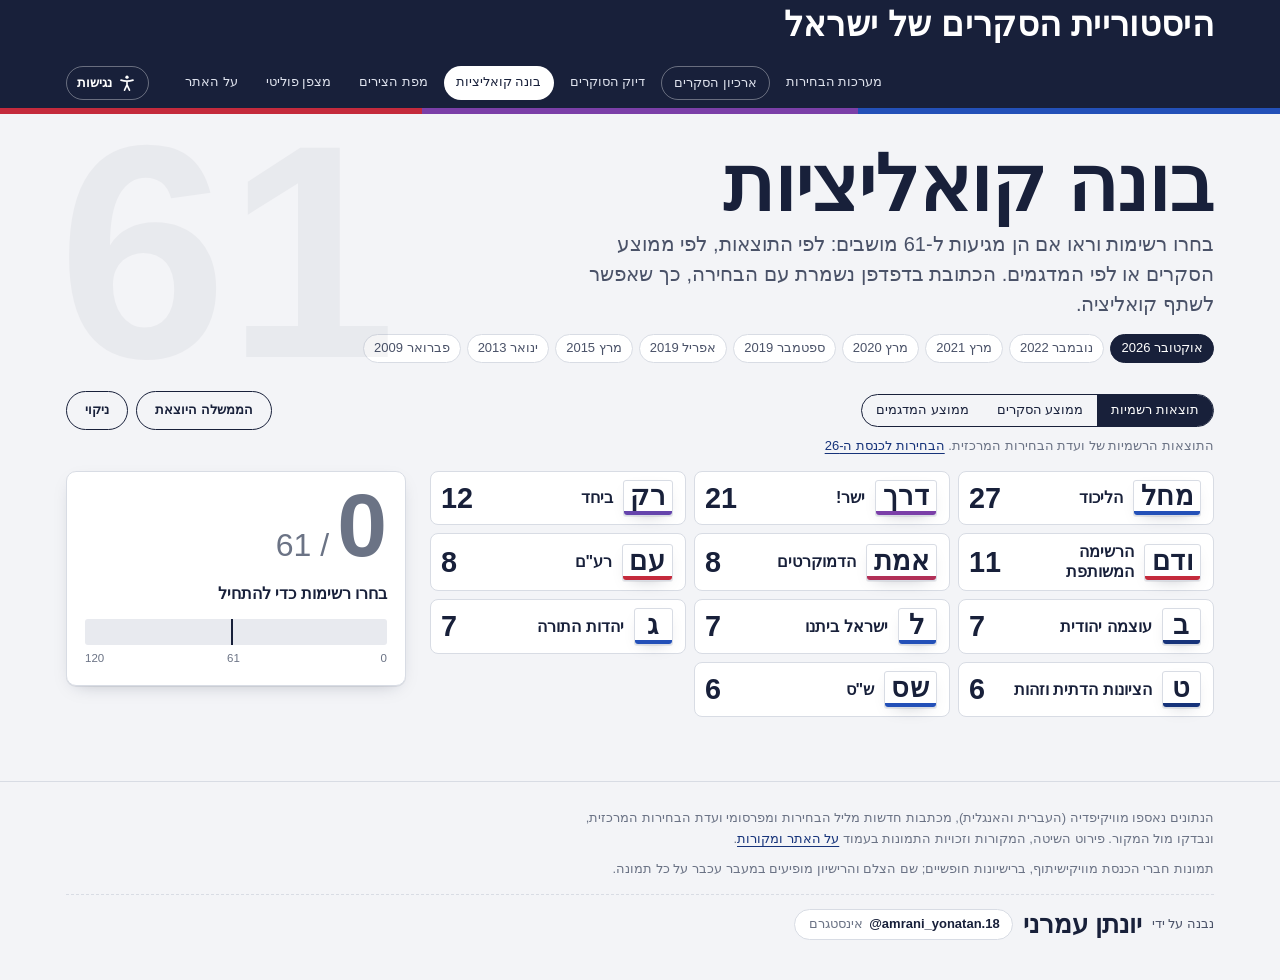
<file: coalition.html>
<!doctype html>
<html lang="he" dir="rtl">
<head>
<meta charset="utf-8">
<meta name="viewport" content="width=device-width, initial-scale=1">
<meta http-equiv="Content-Security-Policy" content="default-src 'none'; script-src 'self'; style-src 'self' https://fonts.googleapis.com; style-src-attr 'unsafe-inline'; font-src 'self' https://fonts.gstatic.com; img-src 'self' data: https://commons.wikimedia.org https://upload.wikimedia.org https://thumb.wikimedia.org; base-uri 'none'; form-action 'none'; object-src 'none'">
<meta name="referrer" content="no-referrer">
<title>בונה קואליציות | היסטוריית הסקרים של ישראל</title>
<meta name="description" content="בחרו רשימות וראו אם הן מגיעות ל-61: לפי התוצאות, ממוצע הסקרים או מדגמי ליל הבחירות.">
<meta property="og:type" content="website">
<meta property="og:site_name" content="היסטוריית הסקרים של ישראל">
<meta property="og:locale" content="he_IL">
<meta property="og:title" content="בונה קואליציות">
<meta property="og:description" content="בחרו רשימות וראו אם הן מגיעות ל-61: לפי התוצאות, ממוצע הסקרים או מדגמי ליל הבחירות.">
<meta property="og:url" content="https://pollsisraelhistory.netlify.app/coalition">
<meta property="og:image" content="https://pollsisraelhistory.netlify.app/assets/img/og.png">
<meta property="og:image:width" content="1200">
<meta property="og:image:height" content="630">
<meta property="og:image:alt" content="היסטוריית הסקרים של ישראל: חלוקת המושבים בכנסת">
<meta name="twitter:card" content="summary_large_image">
<link rel="icon" href="assets/img/favicon.svg" type="image/svg+xml">
<link rel="preconnect" href="https://fonts.googleapis.com">
<link rel="preconnect" href="https://fonts.gstatic.com" crossorigin>
<link rel="stylesheet" href="https://fonts.googleapis.com/css2?family=Karantina:wght@300;400;700&amp;family=IBM+Plex+Sans+Hebrew:wght@400;500;600;700&amp;display=swap">
<link rel="stylesheet" href="assets/css/main.css">
<script src="assets/js/a11y.js"></script>
</head>
<body>
<a class="sr-only" href="#main">דילוג לתוכן</a>
<main id="main"><noscript><div class="wrap" style="padding:40px 16px"><p>האתר מציג את הנתונים באמצעות JavaScript. יש להפעיל JavaScript בדפדפן.</p></div></noscript></main>
<script src="data/meta.js"></script>
<script src="data/elections.js"></script>
<script src="assets/js/common.js"></script>
<script src="assets/js/coalition.js"></script>
</body>
</html>
</file>
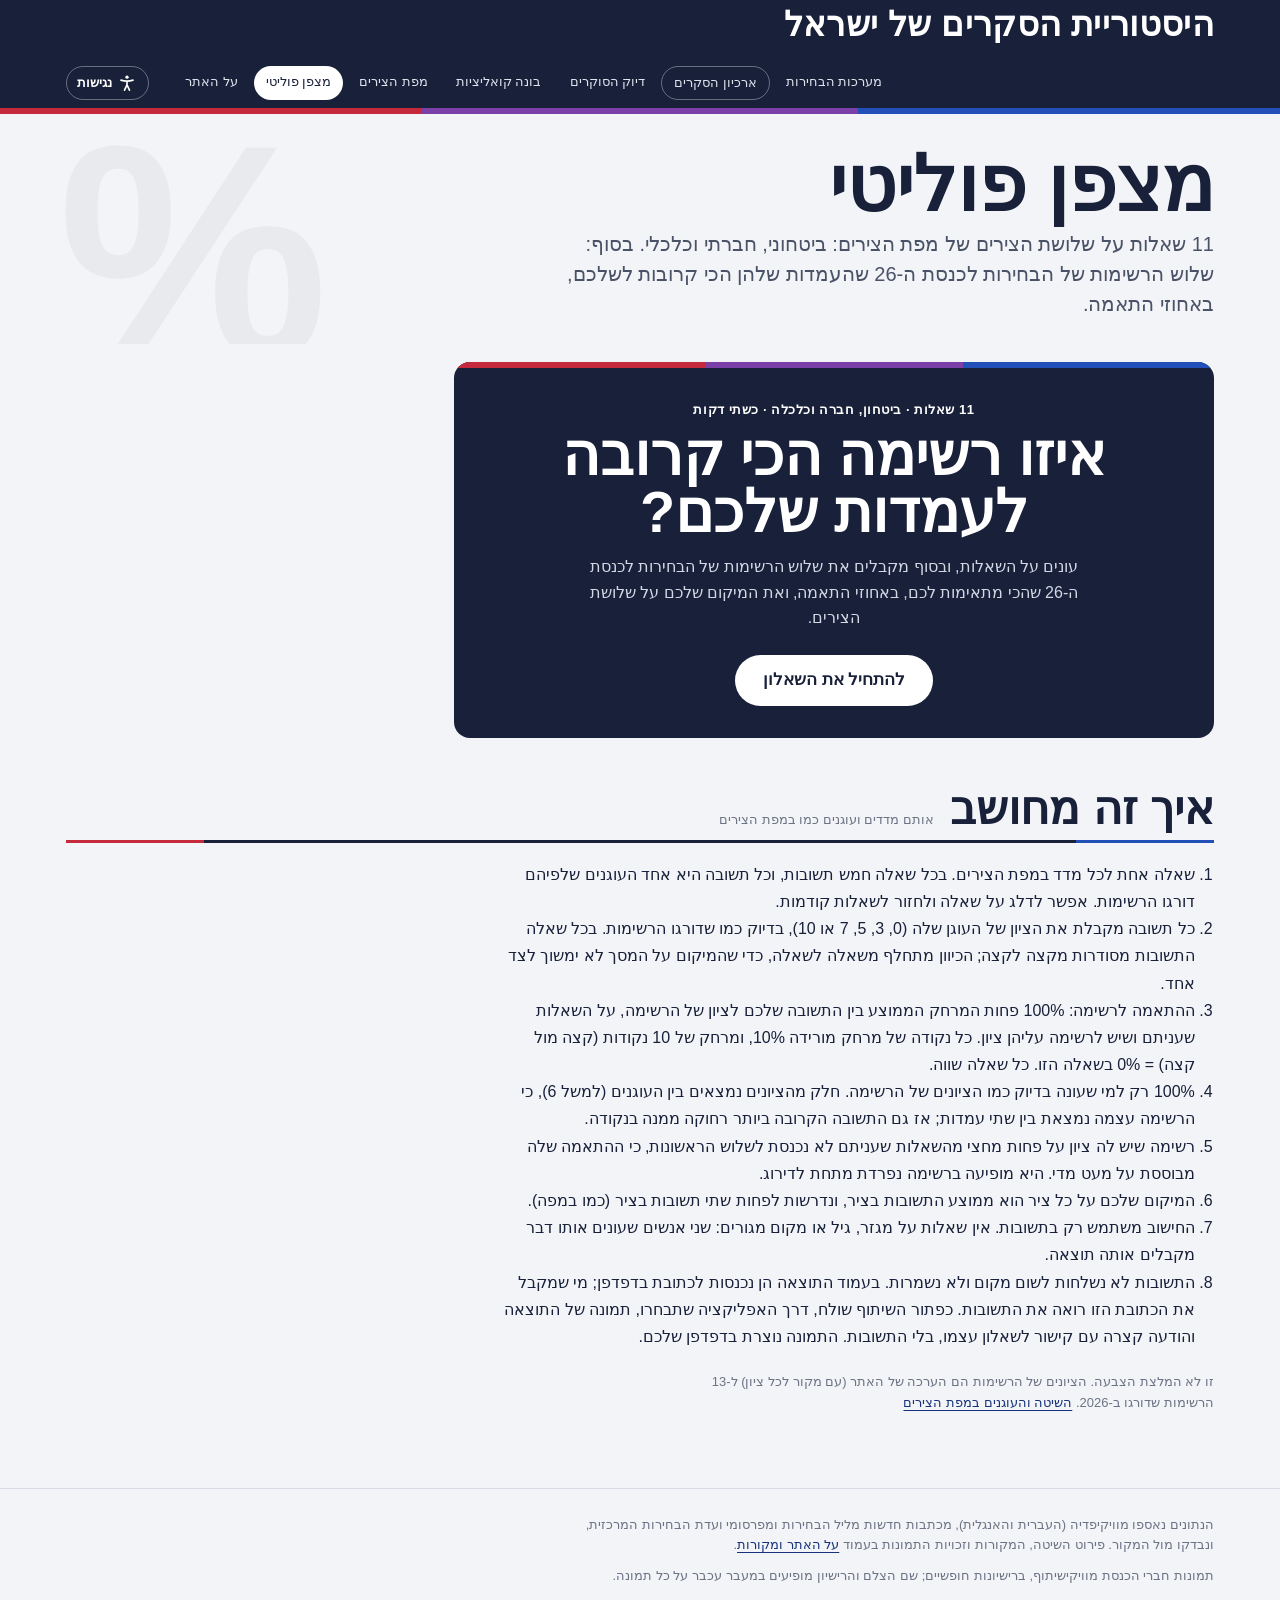
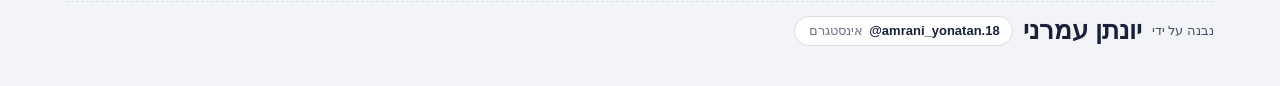
<file: compass.html>
<!doctype html>
<html lang="he" dir="rtl">
<head>
<meta charset="utf-8">
<meta name="viewport" content="width=device-width, initial-scale=1">
<meta http-equiv="Content-Security-Policy" content="default-src 'none'; script-src 'self'; style-src 'self' https://fonts.googleapis.com; style-src-attr 'unsafe-inline'; font-src 'self' https://fonts.gstatic.com; img-src 'self' data: https://commons.wikimedia.org https://upload.wikimedia.org https://thumb.wikimedia.org; base-uri 'none'; form-action 'none'; object-src 'none'">
<meta name="referrer" content="no-referrer">
<title>מצפן פוליטי | היסטוריית הסקרים של ישראל</title>
<meta name="description" content="11 שאלות על שלושה צירים: ביטחוני, חברתי וכלכלי. בסוף: שלוש הרשימות של בחירות 2026 הכי קרובות לעמדות שלכם, באחוזי התאמה.">
<meta property="og:type" content="website">
<meta property="og:site_name" content="היסטוריית הסקרים של ישראל">
<meta property="og:locale" content="he_IL">
<meta property="og:title" content="מצפן פוליטי">
<meta property="og:description" content="11 שאלות על שלושה צירים: ביטחוני, חברתי וכלכלי. בסוף: שלוש הרשימות של בחירות 2026 הכי קרובות לעמדות שלכם, באחוזי התאמה.">
<meta property="og:image" content="https://pollsisraelhistory.netlify.app/assets/img/og.png">
<meta property="og:image:width" content="1200">
<meta property="og:image:height" content="630">
<meta property="og:image:alt" content="היסטוריית הסקרים של ישראל: חלוקת המושבים בכנסת">
<meta name="twitter:card" content="summary_large_image">
<link rel="icon" href="assets/img/favicon.svg" type="image/svg+xml">
<link rel="preconnect" href="https://fonts.googleapis.com">
<link rel="preconnect" href="https://fonts.gstatic.com" crossorigin>
<link rel="stylesheet" href="https://fonts.googleapis.com/css2?family=Karantina:wght@300;400;700&amp;family=IBM+Plex+Sans+Hebrew:wght@400;500;600;700&amp;display=swap">
<link rel="stylesheet" href="assets/css/main.css">
<script src="assets/js/a11y.js"></script>
</head>
<body>
<a class="sr-only" href="#main">דילוג לתוכן</a>
<main id="main"><noscript><div class="wrap" style="padding:40px 16px"><p>האתר מציג את הנתונים באמצעות JavaScript. יש להפעיל JavaScript בדפדפן.</p></div></noscript></main>
<script src="data/meta.js"></script>
<script src="data/elections.js"></script>
<script src="data/axes.js"></script>
<script src="assets/js/common.js"></script>
<script src="assets/js/axesview.js"></script>
<script src="assets/js/compass.js"></script>
</body>
</html>
</file>
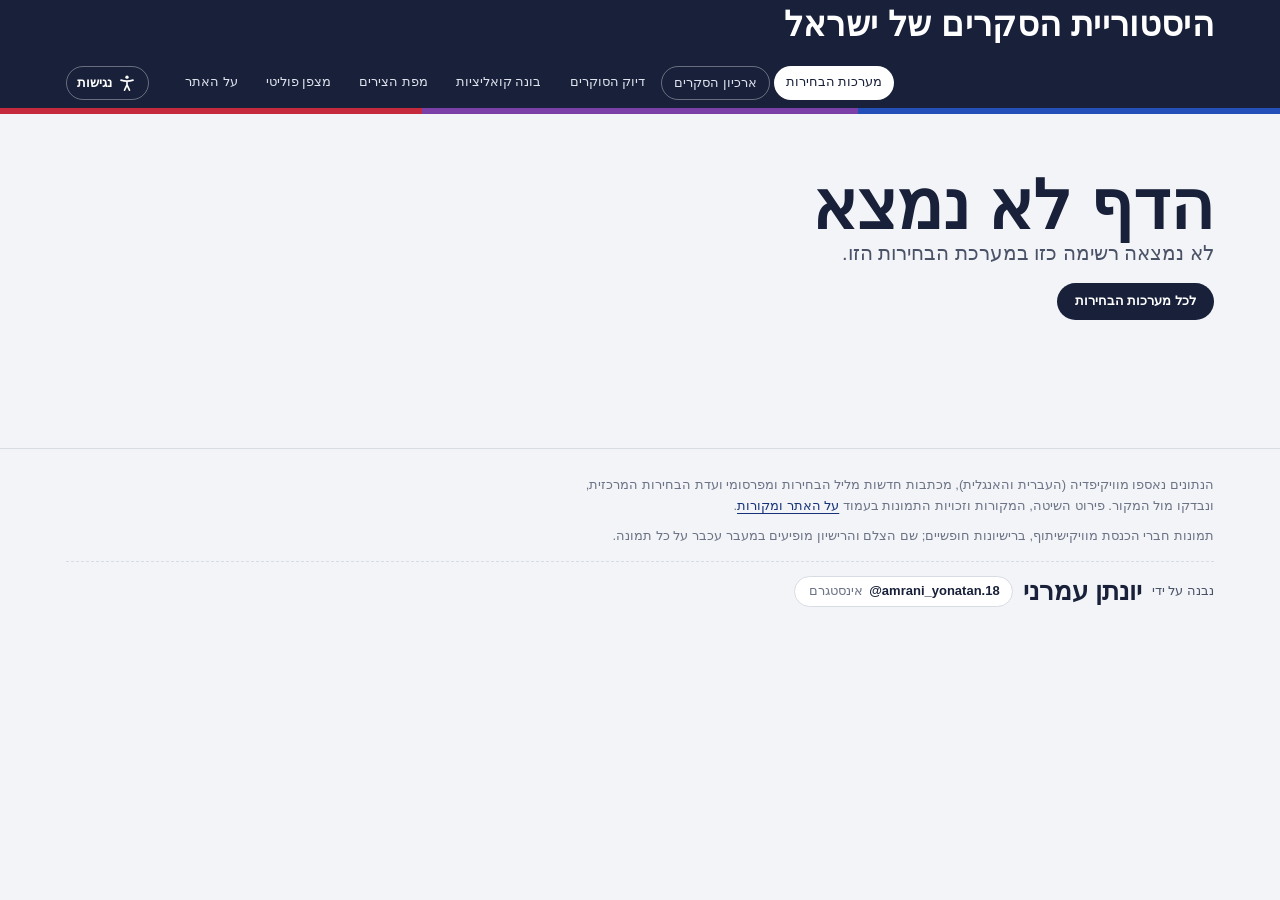
<file: party.html>
<!doctype html>
<html lang="he" dir="rtl">
<head>
<meta charset="utf-8">
<meta name="viewport" content="width=device-width, initial-scale=1">
<meta http-equiv="Content-Security-Policy" content="default-src 'none'; script-src 'self'; style-src 'self' https://fonts.googleapis.com; style-src-attr 'unsafe-inline'; font-src 'self' https://fonts.gstatic.com; img-src 'self' data: https://commons.wikimedia.org https://upload.wikimedia.org https://thumb.wikimedia.org; base-uri 'none'; form-action 'none'; object-src 'none'">
<meta name="referrer" content="no-referrer">
<title>תעודת זהות לרשימה | היסטוריית הסקרים של ישראל</title>
<meta name="description" content="תעודת הזהות של רשימה במערכת בחירות: יו&quot;ר, נבחרים, מיקום פוליטי, המלצה לנשיא וסקרים.">
<meta property="og:type" content="website">
<meta property="og:site_name" content="היסטוריית הסקרים של ישראל">
<meta property="og:locale" content="he_IL">
<meta property="og:title" content="תעודת זהות לרשימה">
<meta property="og:description" content="תעודת הזהות של רשימה במערכת בחירות: יו&quot;ר, נבחרים, מיקום פוליטי, המלצה לנשיא וסקרים.">
<meta property="og:image" content="https://pollsisraelhistory.netlify.app/assets/img/og.png">
<meta property="og:image:width" content="1200">
<meta property="og:image:height" content="630">
<meta property="og:image:alt" content="היסטוריית הסקרים של ישראל: חלוקת המושבים בכנסת">
<meta name="twitter:card" content="summary_large_image">
<link rel="icon" href="assets/img/favicon.svg" type="image/svg+xml">
<link rel="preconnect" href="https://fonts.googleapis.com">
<link rel="preconnect" href="https://fonts.gstatic.com" crossorigin>
<link rel="stylesheet" href="https://fonts.googleapis.com/css2?family=Karantina:wght@300;400;700&amp;family=IBM+Plex+Sans+Hebrew:wght@400;500;600;700&amp;display=swap">
<link rel="stylesheet" href="assets/css/main.css">
<script src="assets/js/a11y.js"></script>
</head>
<body>
<a class="sr-only" href="#main">דילוג לתוכן</a>
<main id="main"><noscript><div class="wrap" style="padding:40px 16px"><p>האתר מציג את הנתונים באמצעות JavaScript. יש להפעיל JavaScript בדפדפן.</p></div></noscript></main>
<script src="data/meta.js"></script>
<script src="data/elections.js"></script>
<script src="data/people.js"></script>
<script src="data/polls.js"></script>
<script src="assets/js/common.js"></script>
<script src="assets/js/pollsview.js"></script>
<script src="data/axes.js"></script>
<script src="assets/js/axesview.js"></script>
<script src="assets/js/party.js"></script>
</body>
</html>
</file>
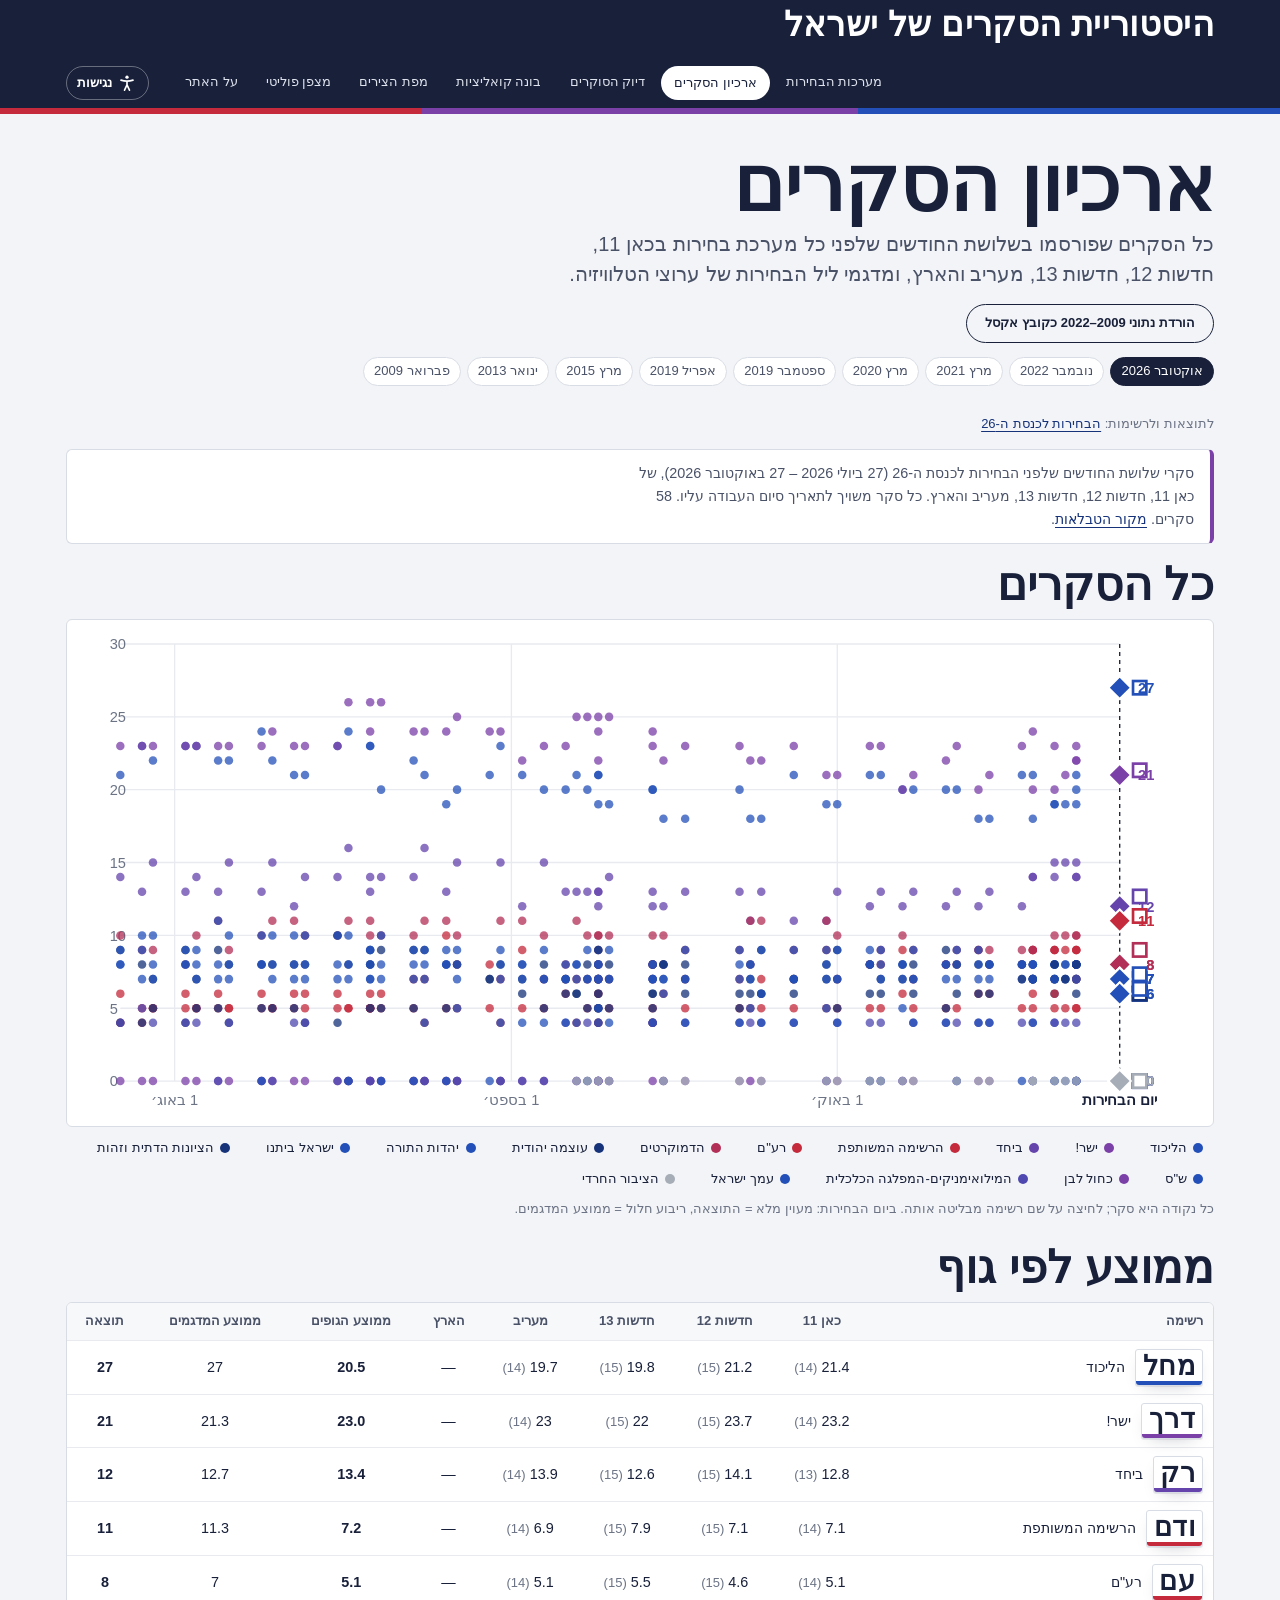
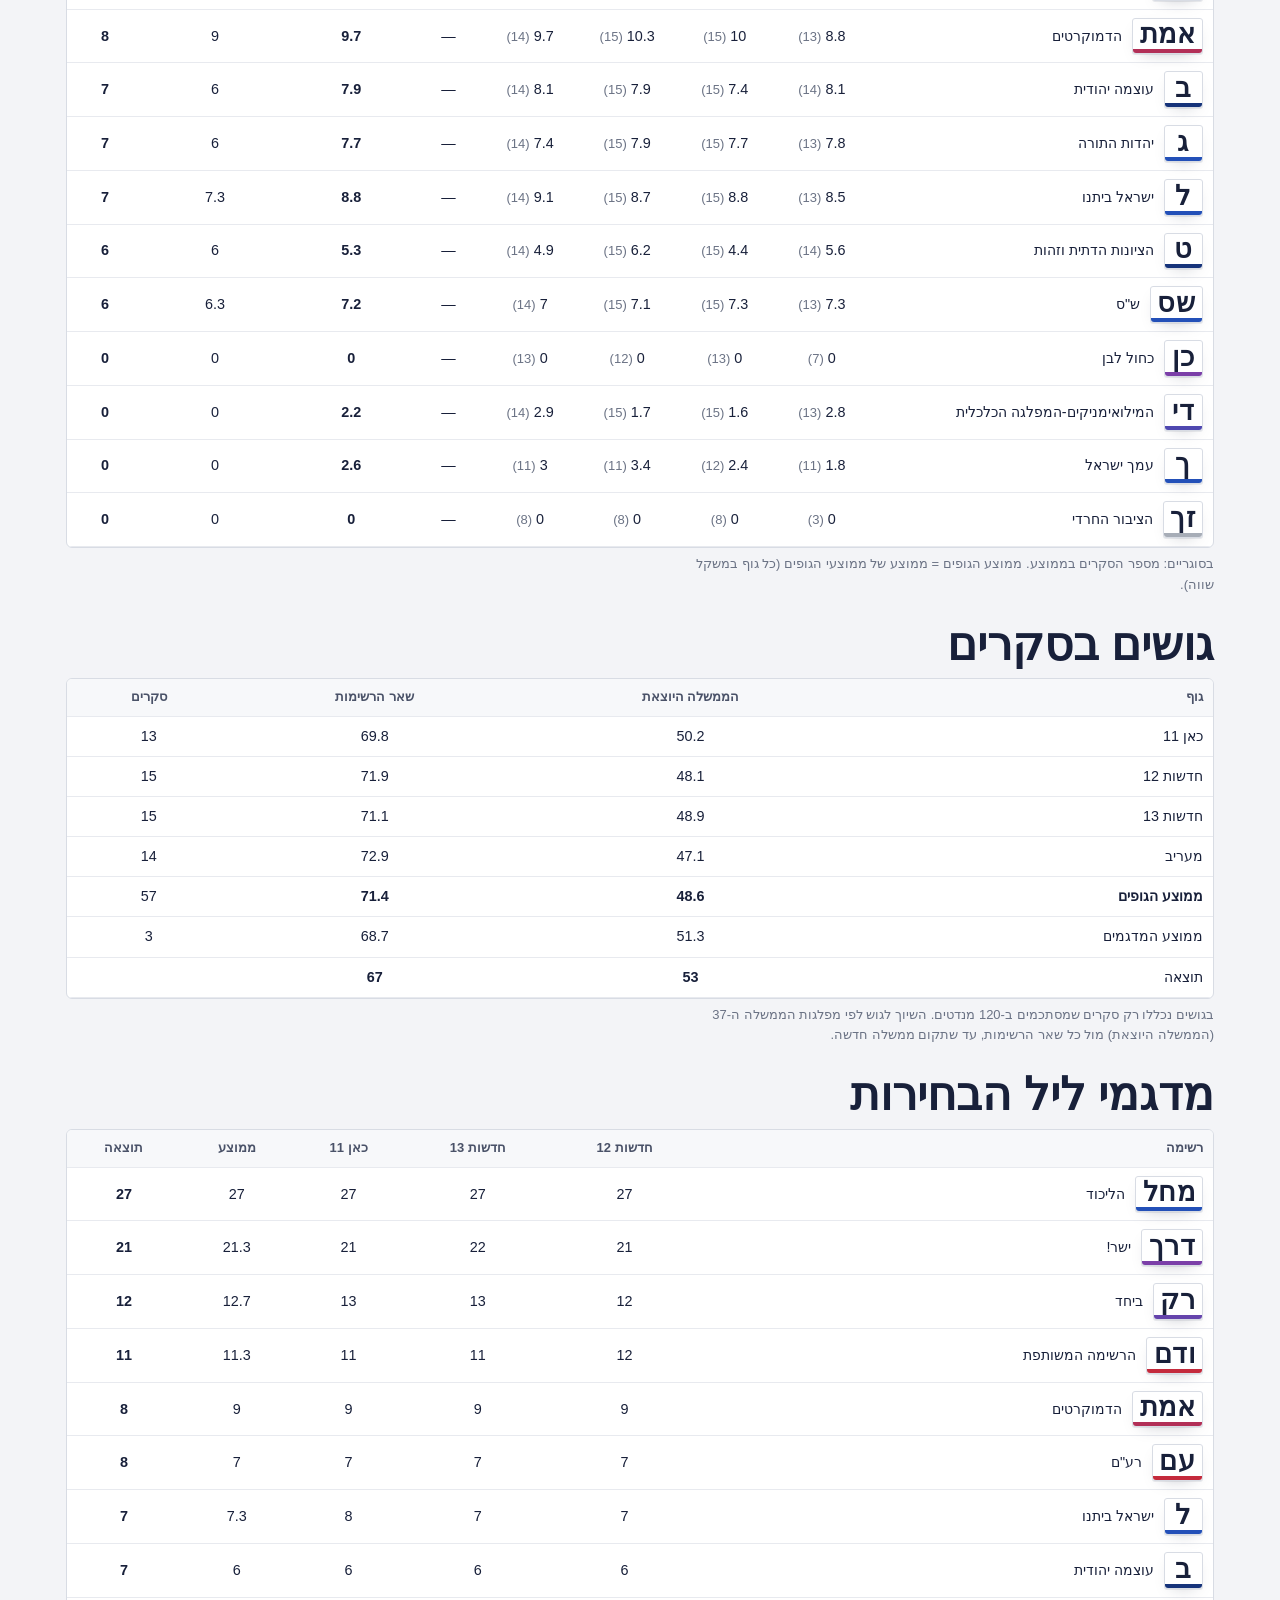
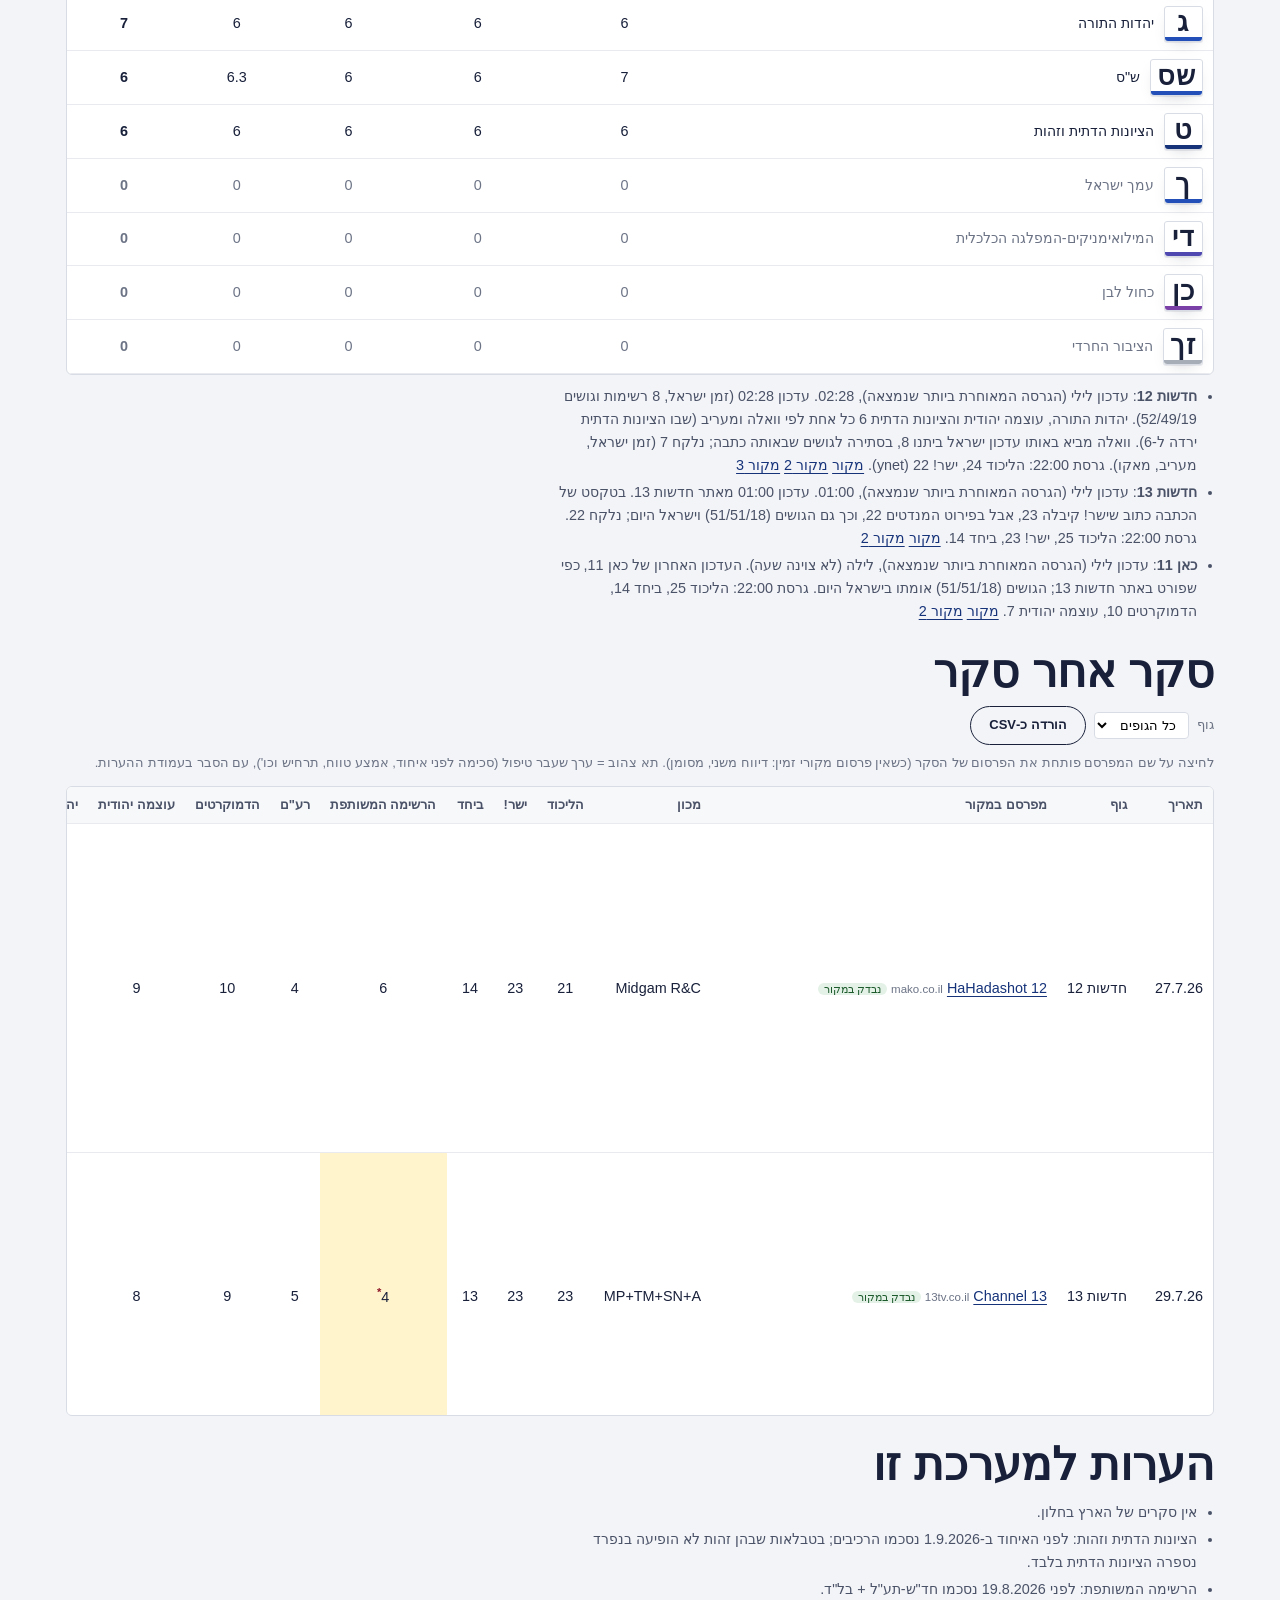
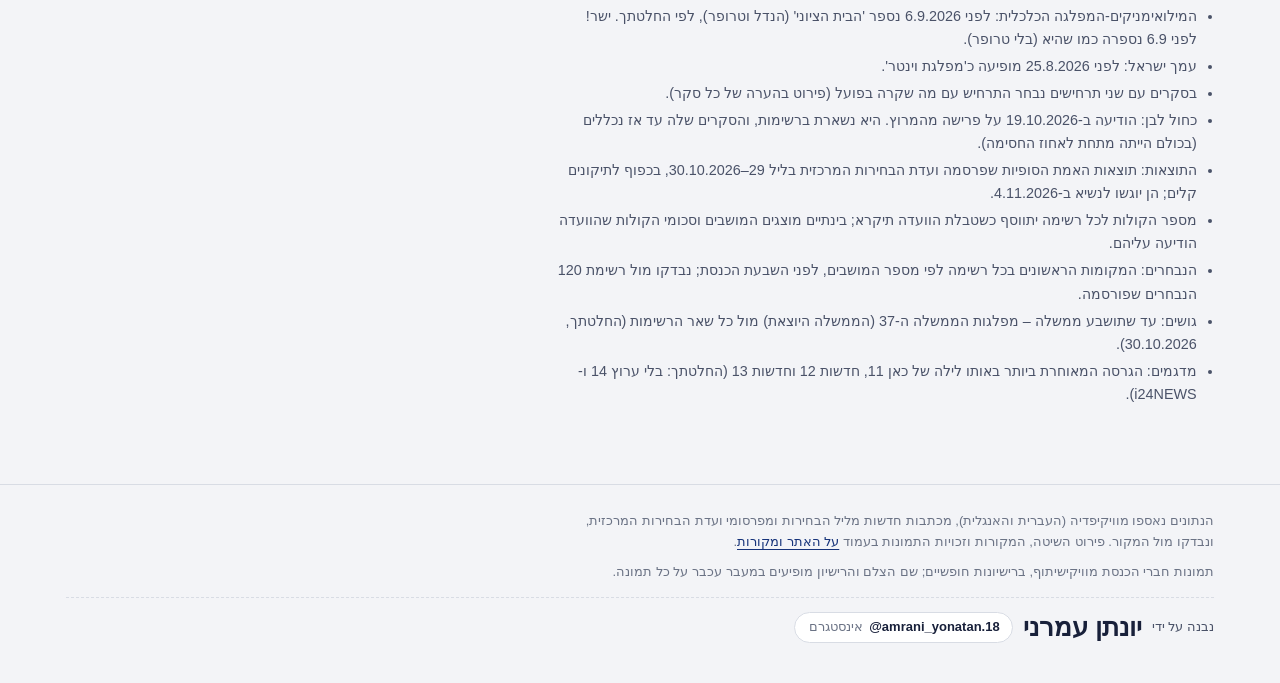
<file: polls.html>
<!doctype html>
<html lang="he" dir="rtl">
<head>
<meta charset="utf-8">
<meta name="viewport" content="width=device-width, initial-scale=1">
<meta http-equiv="Content-Security-Policy" content="default-src 'none'; script-src 'self'; style-src 'self' https://fonts.googleapis.com; style-src-attr 'unsafe-inline'; font-src 'self' https://fonts.gstatic.com; img-src 'self' data: https://commons.wikimedia.org https://upload.wikimedia.org https://thumb.wikimedia.org; base-uri 'none'; form-action 'none'; object-src 'none'">
<meta name="referrer" content="no-referrer">
<title>ארכיון הסקרים | היסטוריית הסקרים של ישראל</title>
<meta name="description" content="כל סקרי שלושת החודשים שלפני כל מערכת בחירות, לפי גוף, עם מדגמי ליל הבחירות.">
<meta property="og:type" content="website">
<meta property="og:site_name" content="היסטוריית הסקרים של ישראל">
<meta property="og:locale" content="he_IL">
<meta property="og:title" content="ארכיון הסקרים">
<meta property="og:description" content="כל סקרי שלושת החודשים שלפני כל מערכת בחירות, לפי גוף, עם מדגמי ליל הבחירות.">
<meta property="og:image" content="https://pollsisraelhistory.netlify.app/assets/img/og.png">
<meta property="og:image:width" content="1200">
<meta property="og:image:height" content="630">
<meta property="og:image:alt" content="היסטוריית הסקרים של ישראל: חלוקת המושבים בכנסת">
<meta name="twitter:card" content="summary_large_image">
<link rel="icon" href="assets/img/favicon.svg" type="image/svg+xml">
<link rel="preconnect" href="https://fonts.googleapis.com">
<link rel="preconnect" href="https://fonts.gstatic.com" crossorigin>
<link rel="stylesheet" href="https://fonts.googleapis.com/css2?family=Karantina:wght@300;400;700&amp;family=IBM+Plex+Sans+Hebrew:wght@400;500;600;700&amp;display=swap">
<link rel="stylesheet" href="assets/css/main.css">
<script src="assets/js/a11y.js"></script>
</head>
<body>
<a class="sr-only" href="#main">דילוג לתוכן</a>
<main id="main"><noscript><div class="wrap" style="padding:40px 16px"><p>האתר מציג את הנתונים באמצעות JavaScript. יש להפעיל JavaScript בדפדפן.</p></div></noscript></main>
<script src="data/meta.js"></script>
<script src="data/elections.js"></script>
<script src="data/polls.js"></script>
<script src="assets/js/common.js"></script>
<script src="assets/js/pollsview.js"></script>
<script src="assets/js/polls-page.js"></script>
</body>
</html>
</file>
<file: assets/css/main.css>
/* היסטוריית הסקרים של ישראל — main stylesheet
   Palette: ballot paper and ink, with the political axis running from red (left) to blue (right). */

:root {
  --paper: #f3f4f7;
  --slip: #ffffff;
  --ink: #18203a;
  --ink-2: #4a5268;
  --mute: #6b7385;
  --rule: #d8dce4;
  --rule-2: #e8eaef;
  --right: #2350b8;
  --right-deep: #16337a;
  --left: #c42a3c;
  --left-deep: #8e1628;
  --centre: #7b3fa8;
  --none: #a7adb7;
  --coal: #18203a;
  --opp: #b9bfcc;
  --flag: #fff4cc;
  --focus: #f0b400;

  /* added with the dark theme (10.11.2026); each has a dark value in the "accessibility" section */
  --on-ink: #ffffff;            /* text on an --ink surface (dark buttons, pressed toggles) */
  --band: #18203a;              /* the dark bands: header, compass card, call to action, drawer head */
  --ballot: #ffffff;            /* the ballot slip stays paper-white in both themes */
  --ballot-ink: #18203a;
  --sub: #f7f8fa;               /* table heads, sub-rows */
  --hover: #fafbfc;
  --soft: #eceef2;              /* neutral chips, bloc X */
  --ph-bg: #e3e6ec;             /* portrait placeholder */
  --hatch-a: #e4e6ec;           /* bloc N hatching */
  --hatch-b: #d2d6df;
  --bloc-n: #e1e4ea;
  --bloc-n-edge: #9aa1b0;
  --best: #e7edfa;
  --flag-edge: #e9d48a;
  --ok-bg: #e3f1e6;
  --ok-ink: #1d5a2c;

  --display: "Karantina", "IBM Plex Sans Hebrew", "Arial Hebrew", sans-serif;
  --sans: "IBM Plex Sans Hebrew", "Arial Hebrew", Arial, sans-serif;

  --step--1: 0.8125rem;
  --step-0: 1rem;
  --step-1: 1.25rem;
  --step-2: 1.5625rem;
  --step-3: 1.953rem;
  --step-4: 2.441rem;
  --step-5: 3.4rem;

  --radius-slip: 3px;
  --shadow-slip: 0 1px 0 rgba(24, 32, 58, 0.08), 0 6px 18px -10px rgba(24, 32, 58, 0.35);
  --wrap: 1180px;
}

* { box-sizing: border-box; }
html { -webkit-text-size-adjust: 100%; }
body {
  margin: 0;
  background: var(--paper);
  color: var(--ink);
  font-family: var(--sans);
  font-size: var(--step-0);
  line-height: 1.6;
}
img { max-width: 100%; }
a { color: var(--right-deep); text-underline-offset: 3px; }
a:hover { color: var(--left-deep); }
:focus-visible { outline: 3px solid var(--focus); outline-offset: 2px; }
button { font: inherit; color: inherit; }

.wrap { max-width: var(--wrap); margin: 0 auto; padding: 0 16px; }
.sr-only { position: absolute; width: 1px; height: 1px; overflow: hidden; clip: rect(0 0 0 0); white-space: nowrap; }

/* ------------------------------------------------------------------ header */
.site-head {
  background: var(--band);
  color: #fff;
  border-bottom: 6px solid transparent;
  border-image: linear-gradient(90deg, var(--left) 0 33%, var(--centre) 33% 67%, var(--right) 67% 100%) 1;
}
.site-head .wrap { display: flex; align-items: center; gap: 24px; min-height: 64px; flex-wrap: wrap; padding-top: 8px; padding-bottom: 8px; }
.brand { color: #fff; text-decoration: none; font-family: var(--display); font-weight: 900; font-size: var(--step-2); line-height: 1.1; letter-spacing: -0.01em; }
.brand:hover { color: #fff; }
.nav { display: flex; gap: 4px; flex-wrap: wrap; margin-inline-start: auto; }
.nav a { color: #dfe3ee; text-decoration: none; padding: 6px 12px; border-radius: 999px; font-size: var(--step--1); font-weight: 500; }
.nav a:hover { background: rgba(255,255,255,0.08); color: #fff; }
.nav a[aria-current="page"] { background: #fff; color: var(--band); }
.nav .nav-polls { border: 1px solid rgba(255,255,255,0.35); }

/* ------------------------------------------------------------------ type */
h1, h2, h3 { font-family: var(--display); line-height: 1.15; margin: 0; }
h1 { font-size: var(--step-4); font-weight: 900; letter-spacing: -0.015em; }
h2 { font-size: var(--step-3); font-weight: 700; }
h3 { font-size: var(--step-1); font-weight: 700; }
p { margin: 0 0 0.75em; max-width: 72ch; }
.lede { font-size: var(--step-1); color: var(--ink-2); max-width: 60ch; line-height: 1.5; }
.small { font-size: var(--step--1); color: var(--mute); }
.num { font-variant-numeric: tabular-nums; }

section.block { padding: 40px 0 8px; }
section.block > .wrap > header { display: flex; align-items: baseline; gap: 16px; flex-wrap: wrap; margin-bottom: 18px; border-bottom: 2px solid var(--ink); padding-bottom: 8px; }
section.block > .wrap > header p { margin: 0; color: var(--mute); font-size: var(--step--1); }

/* ------------------------------------------------------------------ ballot slip */
.slip {
  display: inline-flex; flex-direction: column; align-items: center; justify-content: center;
  background: var(--ballot); color: var(--ballot-ink);
  border: 1px solid var(--rule); border-radius: var(--radius-slip);
  box-shadow: var(--shadow-slip);
  min-width: 3.2em; padding: 0.2em 0.45em 0.25em;
  font-family: var(--display); font-weight: 900; line-height: 1;
  position: relative;
}
.slip::after { /* the coloured edge the eye reads as "this party's place" */
  content: ""; position: absolute; inset-inline: 0; bottom: 0; height: 4px; background: var(--pc, var(--none));
  border-radius: 0 0 var(--radius-slip) var(--radius-slip);
}
.slip .l { font-size: 1.5em; letter-spacing: 0.02em; padding-bottom: 0.15em; }
.slip.sm { font-size: 0.85rem; min-width: 2.9em; }
.slip.md { font-size: 1.1rem; }
.slip.xl { font-size: 3.4rem; min-width: 2.6em; padding: 0.15em 0.4em 0.3em; }
.slip.xl::after { height: 8px; }

/* ------------------------------------------------------------------ hero (home) */
.hero { padding: 48px 0 24px; }
.hero h1 { font-size: clamp(2.4rem, 6vw, var(--step-5)); max-width: 14ch; }
.hero .lede { margin-top: 14px; }

.strip { display: grid; grid-template-columns: repeat(4, minmax(0, 1fr)); gap: 14px; margin-top: 28px; }
.strip a.card {
  display: grid; grid-template-rows: auto auto 1fr auto; gap: 6px;
  background: var(--slip); border: 1px solid var(--rule); border-radius: 6px;
  padding: 14px 14px 12px; text-decoration: none; color: var(--ink);
  transition: border-color .15s ease, transform .15s ease;
}
.strip a.card:hover { border-color: var(--ink); transform: translateY(-2px); }
.strip .when { font-family: var(--display); font-weight: 700; font-size: var(--step-1); }
.strip .kn { font-size: var(--step--1); color: var(--mute); }
.strip svg { width: 100%; height: auto; display: block; }
.strip .winner { display: flex; align-items: center; gap: 8px; font-size: var(--step--1); color: var(--ink-2); }
.strip .winner b { color: var(--ink); }

/* ------------------------------------------------------------------ cross-election bloc chart */
.bloc-rows { display: grid; gap: 10px; }
.bloc-row { display: grid; grid-template-columns: 9.5rem 1fr; gap: 12px; align-items: center; }
.bloc-row .who { font-size: var(--step--1); line-height: 1.3; }
.bloc-row .who a { font-weight: 600; color: var(--ink); text-decoration: none; }
.bloc-row .who a:hover { text-decoration: underline; }
.bars { display: grid; gap: 3px; }
.bar { display: flex; height: 22px; border-radius: 2px; overflow: hidden; background: var(--rule-2); }
.bar > span { display: flex; align-items: center; justify-content: center; font-size: 0.72rem; font-weight: 600; color: var(--on-ink); white-space: nowrap; overflow: hidden; min-width: 0; }
.bar .C { background: var(--coal); }
.bar .O { background: var(--opp); color: var(--ink); }
.bar .N { background: repeating-linear-gradient(135deg, var(--hatch-a) 0 6px, var(--hatch-b) 6px 12px); color: var(--ink); }
.bar .X { background: var(--soft); color: var(--mute); }
.bar-label { font-size: 0.72rem; color: var(--mute); }
.bar-wrap { display: grid; grid-template-columns: 4.6rem 1fr; gap: 8px; align-items: center; }
.legend { display: flex; flex-wrap: wrap; gap: 6px 16px; font-size: var(--step--1); color: var(--ink-2); margin: 8px 0 14px; }
.legend i { display: inline-block; width: 12px; height: 12px; border-radius: 2px; vertical-align: -1px; margin-inline-end: 6px; }
.legend .C i { background: var(--coal); } .legend .O i { background: var(--opp); }
.legend .N i { background: repeating-linear-gradient(135deg, var(--hatch-a) 0 3px, var(--hatch-b) 3px 6px); }
.legend .X i { background: var(--soft); border: 1px solid var(--rule); }

/* ------------------------------------------------------------------ election page */
.e-head { padding: 34px 0 10px; }
.crumbs { font-size: var(--step--1); margin-bottom: 10px; }
.crumbs a { color: var(--mute); }
.e-head h1 { font-size: clamp(2rem, 5vw, var(--step-4)); }
.facts { display: flex; flex-wrap: wrap; gap: 0; margin-top: 18px; border-top: 1px solid var(--rule); border-bottom: 1px solid var(--rule); }
.facts > div { padding: 10px 18px 10px 18px; border-inline-start: 1px solid var(--rule); }
.facts > div:first-child { border-inline-start: 0; padding-inline-start: 0; }
.facts dt { font-size: var(--step--1); color: var(--mute); }
.facts dd { margin: 0; font-weight: 600; font-variant-numeric: tabular-nums; }

.e-switch { display: flex; gap: 6px; flex-wrap: wrap; margin-top: 14px; }
.e-switch a { font-size: var(--step--1); padding: 3px 10px; border-radius: 999px; border: 1px solid var(--rule); text-decoration: none; color: var(--ink-2); background: var(--slip); }
.e-switch a[aria-current="page"] { background: var(--ink); color: var(--on-ink); border-color: var(--ink); }

.parl { display: grid; grid-template-columns: minmax(0, 1.35fr) minmax(0, 1fr); gap: 28px; align-items: start; }
.parl figure { margin: 0; }
.parl svg { width: 100%; height: auto; display: block; }
.parl svg .seat { transition: fill .25s ease, stroke .25s ease; }
.parl svg .seat.dim { opacity: 0.18; }
.toggle { display: inline-flex; border: 1px solid var(--ink); border-radius: 999px; overflow: hidden; margin-bottom: 10px; }
.toggle button { background: transparent; border: 0; padding: 5px 14px; cursor: pointer; font-size: var(--step--1); }
.toggle button[aria-pressed="true"] { background: var(--ink); color: var(--on-ink); }
.parl .sum, .hero-chamber .sum { font-family: var(--display); text-anchor: middle; fill: var(--ink); }
.parl .axis-note { font-size: var(--step--1); color: var(--mute); margin-top: 6px; }

.seat-legend { list-style: none; margin: 0; padding: 0; display: grid; gap: 2px; }
.seat-legend li a { display: grid; grid-template-columns: 14px 1fr auto; gap: 10px; align-items: center; padding: 5px 8px; border-radius: 4px; text-decoration: none; color: var(--ink); }
.seat-legend li a:hover, .seat-legend li a:focus-visible { background: var(--slip); }
.seat-legend .sw { width: 14px; height: 14px; border-radius: 50%; background: var(--pc); }
.seat-legend .sw.opp { box-shadow: inset 0 0 0 3px var(--slip); outline: 1px solid var(--pc); }
.seat-legend .n { font-family: var(--display); font-weight: 700; font-variant-numeric: tabular-nums; }

/* tables */
.table-scroll { overflow-x: auto; -webkit-overflow-scrolling: touch; border: 1px solid var(--rule); border-radius: 6px; background: var(--slip); }
table.data { border-collapse: collapse; width: 100%; font-size: 0.9rem; font-variant-numeric: tabular-nums; }
table.data th, table.data td { padding: 8px 10px; border-bottom: 1px solid var(--rule-2); text-align: start; vertical-align: middle; white-space: nowrap; }
table.data thead th { background: var(--sub); font-weight: 600; font-size: var(--step--1); color: var(--ink-2); position: sticky; top: 0; z-index: 1; }
table.data td.n, table.data th.n { text-align: center; }
table.data tbody tr:hover { background: var(--hover); }
table.data tr.below td { color: var(--mute); }
table.data .wrapcell { white-space: normal; min-width: 14rem; }
td.flag { background: var(--flag); }
.note-mark { font-size: 0.7rem; vertical-align: super; color: var(--left-deep); font-weight: 700; cursor: help; }
.rowlink { color: var(--ink); text-decoration: none; font-weight: 600; }
.rowlink:hover { text-decoration: underline; }
.party-cell { display: flex; align-items: center; gap: 10px; }
.delta-pos { color: var(--right-deep); } .delta-neg { color: var(--left-deep); }

.chip { display: inline-block; font-size: 0.75rem; padding: 1px 8px; border-radius: 999px; border: 1px solid var(--rule); background: var(--slip); color: var(--ink-2); white-space: nowrap; }
.chip.C { background: var(--coal); color: var(--on-ink); border-color: var(--coal); }
.chip.O { background: var(--slip); color: var(--ink); border-color: var(--ink); }
.chip.N { background: var(--soft); }
.chip.X { color: var(--mute); }

.two-col { display: grid; grid-template-columns: repeat(2, minmax(0, 1fr)); gap: 24px; }
.rec-groups { display: grid; grid-template-columns: repeat(auto-fit, minmax(220px, 1fr)); gap: 14px; }
.rec-group { background: var(--slip); border: 1px solid var(--rule); border-radius: 6px; padding: 14px; }
.rec-group h3 { font-size: var(--step-0); font-family: var(--sans); font-weight: 700; display: flex; justify-content: space-between; gap: 10px; }
.rec-group h3 .n { font-family: var(--display); font-size: var(--step-2); line-height: 1; }
.rec-group ul { list-style: none; padding: 0; margin: 10px 0 0; display: flex; flex-wrap: wrap; gap: 6px; }

.notes { font-size: 0.9rem; color: var(--ink-2); padding-inline-start: 1.2em; }
.notes li { margin-bottom: 4px; max-width: 80ch; }
.sources { font-size: var(--step--1); display: grid; gap: 4px; }
details.more { margin-top: 14px; }
details.more summary { cursor: pointer; font-weight: 600; padding: 6px 0; }

.btn {
  display: inline-flex; align-items: center; gap: 8px; cursor: pointer;
  background: var(--ink); color: var(--on-ink); border: 0; border-radius: 999px; padding: 8px 18px;
  font-size: var(--step--1); font-weight: 600; text-decoration: none;
}
.btn:hover { background: var(--right-deep); color: var(--on-ink); }
.btn.ghost { background: transparent; color: var(--ink); border: 1px solid var(--ink); }
.btn.ghost:hover { background: var(--ink); color: var(--on-ink); }

/* ------------------------------------------------------------------ party ID */
.id-wrap { padding: 30px 0 10px; }
.idcard {
  display: grid; grid-template-columns: auto minmax(0, 1fr) 210px; gap: 28px; align-items: stretch;
  background: var(--slip); border: 1px solid var(--rule); border-radius: 10px; padding: 26px;
  position: relative; overflow: hidden;
}
.idcard::before { /* micro-print band along the top, like a document */
  content: ""; position: absolute; inset-inline: 0; top: 0; height: 6px;
  background: var(--pc);
}
.idcard .face { display: grid; justify-items: center; align-content: start; gap: 12px; }
.idcard .ballot-name { font-family: var(--display); font-size: 0.95rem; text-align: center; max-width: 16ch; color: var(--ink-2); line-height: 1.3; }
.idcard h1 { font-size: clamp(2rem, 4.5vw, var(--step-4)); }
.idcard .sub { color: var(--mute); margin-top: 4px; }
.fields { display: grid; grid-template-columns: repeat(auto-fill, minmax(150px, 1fr)); gap: 14px 22px; margin: 20px 0 0; }
.fields dt { font-size: var(--step--1); color: var(--mute); }
.fields dd { margin: 0; font-weight: 600; font-variant-numeric: tabular-nums; }
.fields dd.big { font-family: var(--display); font-size: var(--step-3); font-weight: 900; line-height: 1; }
.leader { display: grid; align-content: start; justify-items: center; gap: 8px; text-align: center; border-inline-start: 1px dashed var(--rule); padding-inline-start: 24px; }
.leader .ph { width: 150px; height: 180px; }
.leader .role { font-size: var(--step--1); color: var(--mute); }
.leader .name { font-family: var(--display); font-weight: 700; font-size: var(--step-1); line-height: 1.2; }

.axis { margin-top: 22px; }
.axis svg { width: 100%; max-width: 560px; height: auto; display: block; }
.axis .cap { font-size: var(--step--1); color: var(--ink-2); }

/* portraits */
.ph { position: relative; display: block; width: 100%; aspect-ratio: 5 / 6; border-radius: 4px; overflow: hidden; background: var(--ph-bg); }
.ph img { width: 100%; height: 100%; object-fit: cover; object-position: 50% 22%; display: block; }
.ph .ini { position: absolute; inset: 0; display: flex; align-items: center; justify-content: center; font-family: var(--display); font-weight: 900; font-size: 1.6rem; color: #fff; background: var(--pc, var(--none)); }
.ph img + .ini { display: none; }
.ph.failed img { display: none; }
.ph.failed .ini { display: flex; }

.members { display: grid; grid-template-columns: repeat(auto-fill, minmax(118px, 1fr)); gap: 18px 14px; }
.member { text-decoration: none; color: var(--ink); display: grid; gap: 6px; font-size: 0.86rem; line-height: 1.25; }
.member:hover .nm { text-decoration: underline; }
.member .nm { font-weight: 600; }
.member .tag { font-size: 0.72rem; color: var(--mute); }
.member.lead .ph { outline: 3px solid var(--pc); outline-offset: 2px; }

.mini-bars { display: grid; gap: 6px; max-width: 640px; }
.mini-bars .row { display: grid; grid-template-columns: 12rem 1fr 3rem; gap: 10px; align-items: center; font-size: 0.88rem; }
.mini-bars .track { height: 16px; background: var(--rule-2); border-radius: 2px; position: relative; }
.mini-bars .fill { position: absolute; inset-block: 0; inset-inline-start: 0; background: var(--pc); border-radius: 2px; }
.mini-bars .row.result .fill { background: var(--ink); }
.mini-bars .row.exit .fill { background: repeating-linear-gradient(135deg, var(--pc) 0 5px, color-mix(in srgb, var(--pc) 55%, var(--slip)) 5px 10px); }
.mini-bars .v { font-family: var(--display); font-weight: 700; text-align: end; font-variant-numeric: tabular-nums; }
.mini-bars .sep { height: 1px; background: var(--rule); margin: 4px 0; }

.history { display: flex; gap: 10px; flex-wrap: wrap; }
.history a { display: grid; justify-items: center; gap: 4px; text-decoration: none; color: var(--ink); font-size: var(--step--1); padding: 8px 10px; border: 1px solid var(--rule); border-radius: 6px; background: var(--slip); }
.history a[aria-current="page"] { border-color: var(--ink); box-shadow: inset 0 0 0 1px var(--ink); }
.history a .s { font-family: var(--display); font-weight: 900; font-size: var(--step-1); line-height: 1; }

/* ------------------------------------------------------------------ polls panel (drawer + page) */
.drawer-backdrop { position: fixed; inset: 0; background: rgba(24, 32, 58, 0.45); opacity: 0; pointer-events: none; transition: opacity .2s ease; z-index: 40; }
.drawer {
  position: fixed; top: 0; bottom: 0; left: 0; width: min(920px, 100vw);
  background: var(--paper); z-index: 41; box-shadow: 8px 0 40px rgba(0,0,0,0.25);
  transform: translateX(-102%); transition: transform .28s cubic-bezier(.2,.7,.2,1);
  display: flex; flex-direction: column;
}
.drawer.open { transform: none; }
.drawer-backdrop.open { opacity: 1; pointer-events: auto; }
.drawer .d-head { display: flex; align-items: center; gap: 12px; padding: 14px 18px; background: var(--band); color: #fff; }
.drawer .d-head h2 { font-size: var(--step-1); }
.drawer .d-head .x { margin-inline-start: auto; background: transparent; border: 1px solid rgba(255,255,255,.4); color: #fff; border-radius: 999px; padding: 4px 12px; cursor: pointer; }
.drawer .d-body { overflow: auto; padding: 18px; }
@media (prefers-reduced-motion: reduce) { .drawer, .drawer-backdrop, .strip a.card, .parl svg .seat { transition: none; } }

.panel-intro { background: var(--slip); border: 1px solid var(--rule); border-inline-start: 4px solid var(--centre); border-radius: 6px; padding: 12px 16px; font-size: 0.9rem; color: var(--ink-2); margin-bottom: 18px; }
.panel-intro p { margin: 0; }
.filters { display: flex; gap: 8px; flex-wrap: wrap; align-items: center; margin: 12px 0; }
.filters label { font-size: var(--step--1); color: var(--mute); }
.filters select { font: inherit; font-size: var(--step--1); padding: 4px 8px; border: 1px solid var(--rule); border-radius: 4px; background: var(--slip); }
.tsc svg { width: 100%; height: auto; display: block; background: var(--slip); border: 1px solid var(--rule); border-radius: 6px; }
.tsc .lg { display: flex; flex-wrap: wrap; gap: 4px 14px; font-size: var(--step--1); margin-top: 8px; }
.tsc .lg button { background: transparent; border: 1px solid transparent; border-radius: 999px; padding: 2px 10px; cursor: pointer; font-size: var(--step--1); }
.tsc .lg button:hover { border-color: var(--rule); }
.tsc .lg button[aria-pressed="true"] { border-color: var(--ink); background: var(--slip); font-weight: 600; }
.tsc .lg button::before { content: ""; display: inline-block; width: 10px; height: 10px; border-radius: 50%; background: var(--pc); margin-inline-end: 6px; vertical-align: -1px; }
.tsc svg [data-p] { transition: opacity .15s ease; }

/* ------------------------------------------------------------------ about */
.prose { max-width: 76ch; }
.prose h2 { margin: 32px 0 10px; }
.prose ul { padding-inline-start: 1.2em; }
.prose li { margin-bottom: 6px; }
.credits { columns: 2 280px; column-gap: 28px; font-size: 0.8rem; color: var(--ink-2); }
.credits div { break-inside: avoid; margin-bottom: 4px; }

/* ------------------------------------------------------------------ footer */
.site-foot { margin-top: 56px; padding: 26px 0 40px; border-top: 1px solid var(--rule); font-size: var(--step--1); color: var(--mute); }
.site-foot p { max-width: 90ch; }

/* ------------------------------------------------------------------ responsive */
@media (max-width: 980px) {
  .strip { grid-template-columns: repeat(2, minmax(0, 1fr)); }
  .parl { grid-template-columns: 1fr; }
  .idcard { grid-template-columns: auto minmax(0, 1fr); }
  .leader { grid-column: 1 / -1; border-inline-start: 0; padding-inline-start: 0; border-top: 1px dashed var(--rule); padding-top: 16px; grid-template-columns: 120px 1fr; justify-items: start; text-align: start; align-items: center; }
  .leader .ph { width: 120px; height: 144px; grid-row: span 3; }
  .two-col { grid-template-columns: 1fr; }
}
@media (max-width: 620px) {
  h1 { font-size: var(--step-3); }
  .strip { grid-template-columns: minmax(0, 1fr); }
  .bloc-row { grid-template-columns: 1fr; gap: 4px; }
  .idcard { grid-template-columns: 1fr; padding: 20px 16px; }
  .idcard .face { justify-items: start; grid-template-columns: auto 1fr; align-items: center; }
  .idcard .ballot-name { text-align: start; }
  .slip.xl { font-size: 2.4rem; }
  .facts > div { padding: 8px 12px 8px 0; border-inline-start: 0; width: 50%; }
  .members { grid-template-columns: repeat(auto-fill, minmax(96px, 1fr)); }
  .mini-bars .row { grid-template-columns: 6.5rem 1fr 2.6rem; }
  .nav { margin-inline-start: 0; }
}
@media print {
  .site-head .nav, .btn, .toggle, .drawer, .drawer-backdrop { display: none !important; }
  body { background: #fff; }
}

/* poll source links */
.src-host { font-size: 0.72rem; color: var(--mute); direction: ltr; unicode-bidi: isolate; }
.src-tag { font-size: 0.68rem; padding: 0 6px; border-radius: 999px; background: var(--soft); color: var(--ink-2); }
.src-tag.sec { background: var(--flag); }
.src-tag.ok { background: var(--ok-bg); color: var(--ok-ink); }

/* ================================================================== display type: Karantina
   Karantina is a condensed display face, so display sizes run larger than a regular serif would. */
h1, h2 { font-weight: 700; letter-spacing: 0; }
h1 { font-size: clamp(2.8rem, 6.5vw, 4.2rem); line-height: 0.95; }
h2 { font-size: clamp(2.2rem, 4vw, 2.8rem); line-height: 1; }
h3 { font-family: var(--sans); font-size: 1.08rem; font-weight: 700; line-height: 1.3; }
.brand { font-size: 2.1rem; font-weight: 700; line-height: 1; letter-spacing: 0.01em; }
.hero h1 { font-size: clamp(3.6rem, 10vw, 6.6rem); max-width: 10ch; line-height: 0.88; }
.e-head h1 { font-size: clamp(3rem, 7vw, 4.8rem); }
.idcard h1 { font-size: clamp(3rem, 6vw, 4.4rem); }
.slip { font-weight: 700; }
.slip .l { font-size: 1.95em; letter-spacing: 0.03em; padding-bottom: 0.08em; }
.slip.xl { font-size: 3.6rem; }
.strip .when { font-size: 2rem; font-weight: 700; line-height: 1; }
.fields dd.big { font-size: 3.4rem; font-weight: 700; line-height: 0.8; }
.rec-group h3 .n { font-size: 2.6rem; font-weight: 700; line-height: 0.8; }
.history a .s { font-size: 2.2rem; font-weight: 700; line-height: 0.9; }
.seat-legend .n { font-size: 1.6rem; line-height: 1; }
.parl svg .sum, .hero-chamber svg .sum { font-size: 46px; font-weight: 700; }
.idcard .ballot-name, .leader .name { font-family: var(--sans); }
.leader .name { font-size: 1.1rem; font-weight: 700; }
.mini-bars .v { font-family: var(--sans); font-weight: 700; }
.drawer .d-head h2 { font-size: 2rem; }

/* ================================================================== richer page furniture */
/* section headings get a short left-to-right political rule */
section.block > .wrap > header { border-bottom: 0; position: relative; padding-bottom: 12px; }
section.block > .wrap > header::after {
  content: ""; position: absolute; inset-inline: 0; bottom: 0; height: 3px;
  background: linear-gradient(90deg, var(--left) 0 12%, var(--ink) 12% 88%, var(--right) 88% 100%);
}

/* hero */
.hero { position: relative; overflow: hidden; padding: 40px 0 30px;
  background:
    radial-gradient(1200px 380px at 110% -10%, rgba(35, 80, 184, 0.10), transparent 60%),
    radial-gradient(900px 340px at -10% 0%, rgba(196, 42, 60, 0.08), transparent 60%);
}
.hero-grid { display: grid; grid-template-columns: minmax(0, 1fr) minmax(0, 1.05fr); gap: 34px; align-items: center; }
.hero-chamber { background: var(--slip); border: 1px solid var(--rule); border-radius: 10px; padding: 18px 18px 12px; box-shadow: var(--shadow-slip); }
.hero-chamber svg { width: 100%; height: auto; display: block; }
.hero-chamber .cap { display: flex; justify-content: space-between; align-items: baseline; gap: 10px; font-size: var(--step--1); color: var(--mute); margin-top: 6px; }
.hero-chamber .cap b { font-family: var(--display); font-size: 1.7rem; color: var(--ink); font-weight: 700; }
.kicker-row { display: flex; flex-wrap: wrap; gap: 8px; margin-top: 22px; }
.kicker-row a { text-decoration: none; }

/* ghost numerals behind page heads */
.e-head { position: relative; overflow: hidden; }
.bg-num {
  position: absolute; inset-inline-start: auto; inset-inline-end: 8px; top: -18px;
  font-family: var(--display); font-weight: 700; font-size: clamp(9rem, 26vw, 19rem); line-height: 0.8;
  color: var(--ink); opacity: 0.045; pointer-events: none; user-select: none;
}
.e-head .wrap { position: relative; }

/* leaders strip on election pages */
.leaders { display: grid; grid-template-columns: repeat(auto-fill, minmax(112px, 1fr)); gap: 16px 12px; margin-top: 24px; }
@media (min-width: 981px) { .leaders { grid-template-columns: repeat(var(--n), minmax(0, 1fr)); } }
.leaders a { display: grid; gap: 6px; text-decoration: none; color: var(--ink); font-size: 0.84rem; line-height: 1.2; }
.leaders a:hover .nm { text-decoration: underline; }
.leaders .ph { border-bottom: 5px solid var(--pc); }
.leaders .row { display: flex; align-items: center; justify-content: space-between; gap: 6px; }
.leaders .seats { font-family: var(--display); font-size: 1.6rem; font-weight: 700; line-height: 1; }
.leaders .nm { font-weight: 600; }
.leaders .party { color: var(--mute); font-size: 0.76rem; }

/* party trajectories (home) */
.traj figure { margin: 0; }
.traj svg { width: 100%; height: auto; display: block; background: var(--slip); border: 1px solid var(--rule); border-radius: 8px; }
.traj .lg { display: flex; flex-wrap: wrap; gap: 4px 6px; margin-top: 10px; }
.traj .lg button { background: var(--slip); border: 1px solid var(--rule); border-radius: 999px; padding: 3px 12px; cursor: pointer; font-size: var(--step--1); }
.traj .lg button::before { content: ""; display: inline-block; width: 10px; height: 10px; border-radius: 50%; background: var(--pc); margin-inline-end: 6px; vertical-align: -1px; }
.traj .lg button[aria-pressed="true"] { border-color: var(--ink); font-weight: 600; }
.traj svg [data-f] { transition: opacity .15s ease; }

/* poll surprises (home) */
.surprises { display: grid; grid-template-columns: repeat(auto-fill, minmax(260px, 1fr)); gap: 14px; }
.surprise .txt { display: grid; min-width: 0; gap: 1px; }
.surprise .s { line-height: 1.35; }
.surprise { display: grid; grid-template-columns: auto 1fr auto; gap: 12px; align-items: center; background: var(--slip); border: 1px solid var(--rule);
  border-inline-start: 5px solid var(--pc); border-radius: 8px; padding: 14px; text-decoration: none; color: var(--ink); }
.surprise:hover { border-color: var(--ink); border-inline-start-color: var(--pc); }
.surprise .t { font-weight: 700; line-height: 1.2; }
.surprise .s { font-size: var(--step--1); color: var(--mute); }
.surprise .d { font-family: var(--display); font-weight: 700; font-size: 2.4rem; line-height: 0.8; direction: ltr; }
.surprise .d.up { color: var(--right-deep); } .surprise .d.down { color: var(--left-deep); }

/* credit in footer */
.site-foot .credit { display: flex; align-items: center; gap: 10px; flex-wrap: wrap; margin-top: 14px; padding-top: 14px; border-top: 1px dashed var(--rule); color: var(--ink-2); }
.site-foot .credit b { font-family: var(--display); font-size: 1.6rem; font-weight: 700; color: var(--ink); line-height: 1; }
.ig { display: inline-flex; align-items: center; gap: 6px; padding: 4px 12px 4px 10px; border-radius: 999px; border: 1px solid var(--rule); background: var(--slip); text-decoration: none; color: var(--ink); font-weight: 600; direction: ltr; }
.ig:hover { border-color: var(--ink); color: var(--ink); }
.ig svg { width: 16px; height: 16px; }

@media (max-width: 980px) {
  .hero-grid { grid-template-columns: 1fr; }
}
.ig .ig-l { font-weight: 400; color: var(--mute); font-size: 0.8rem; margin-inline-end: 4px; }

/* ================================================================== pollster accuracy */
.acc-matrix th.who { font-weight: 600; color: var(--ink); white-space: nowrap; line-height: 1.25; }
.acc-matrix th.who .small, .acc-matrix td .small { display: block; font-weight: 400; font-size: 0.72rem; color: var(--mute); }
.acc-matrix td.best { background: var(--best); font-weight: 700; color: var(--right-deep); }
.acc-matrix td.muted { color: var(--rule); }
.acc-matrix td.avg { font-weight: 700; line-height: 1.2; background: var(--sub); }
.acc-matrix tfoot th, .acc-matrix tfoot td { background: var(--sub); font-weight: 600; border-top: 1px solid var(--rule); }
.acc-matrix tfoot .exit th, .acc-matrix tfoot .exit td { color: var(--mute); font-weight: 500; }
.acc-trend { margin: 0; overflow-x: auto; -webkit-overflow-scrolling: touch; }
.acc-trend svg { width: 100%; height: auto; display: block; background: var(--slip); border: 1px solid var(--rule); border-radius: 8px; }
.acc-detail { margin-top: 18px; scroll-margin-top: 16px; }
.acc-detail > header { display: flex; align-items: baseline; gap: 14px; flex-wrap: wrap; margin-bottom: 14px; }
.acc-detail > header h2 { font-size: clamp(1.9rem, 3.4vw, 2.4rem); }
.acc-detail > header p { margin: 0; font-size: var(--step--1); color: var(--mute); }
.acc-sum { display: flex; gap: 28px; flex-wrap: wrap; margin-bottom: 18px; }
.acc-sum > div { display: flex; align-items: center; gap: 10px; font-size: var(--step--1); color: var(--ink-2); line-height: 1.3; }
.acc-sum .big { font-family: var(--display); font-weight: 700; font-size: 3.6rem; line-height: 0.8; color: var(--ink); }
.acc-sum .big.mute { color: var(--mute); }
.acc-cols h3 { margin-bottom: 10px; }
.acc-list { list-style: none; margin: 0; padding: 0; display: grid; gap: 8px; }
.acc-row { display: grid; grid-template-columns: minmax(0, 11rem) minmax(0, 1fr) 4.4rem; gap: 6px 12px; align-items: center;
  background: var(--slip); border: 1px solid var(--rule); border-radius: 6px; padding: 10px 12px; }
.acc-row .who { display: grid; line-height: 1.25; min-width: 0; }
.acc-row .who .small { font-size: 0.74rem; }
.acc-row .meter { height: 12px; background: var(--rule-2); border-radius: 2px; position: relative; overflow: hidden; }
.acc-row .meter span { position: absolute; inset-block: 0; inset-inline-start: 0; background: var(--ink); border-radius: 2px; }
.acc-row.exit .meter span { background: var(--opp); }
.acc-row .v { display: grid; justify-items: end; line-height: 1; }
.acc-row .v b { font-family: var(--display); font-size: 2rem; font-weight: 700; }
.acc-row .v .small { font-size: 0.7rem; }
.acc-row details.more { grid-column: 1 / -1; margin-top: 0; }
.acc-row details.more summary { font-size: var(--step--1); padding: 2px 0; color: var(--ink-2); }
.acc-row details .table-scroll { margin-top: 6px; }

/* ================================================================== coalition builder */
.co-controls { display: flex; flex-wrap: wrap; gap: 10px 16px; align-items: center; justify-content: space-between; margin-bottom: 6px; }
.co-controls .toggle { margin-bottom: 0; }
.co-presets { display: flex; gap: 8px; flex-wrap: wrap; }
.co-grid { display: grid; grid-template-columns: minmax(0, 1fr) minmax(0, 340px); gap: 24px; align-items: start; margin-top: 14px; }
.co-chips { display: grid; grid-template-columns: repeat(auto-fill, minmax(230px, 1fr)); gap: 8px; }
.co-chip { display: grid; grid-template-columns: auto minmax(0, 1fr) auto; gap: 10px; align-items: center; text-align: start;
  background: var(--slip); border: 1px solid var(--rule); border-radius: 8px; padding: 8px 12px 8px 10px; cursor: pointer;
  transition: border-color .12s ease, background .12s ease, box-shadow .12s ease; }
.co-chip:hover { border-color: var(--ink); }
.co-chip .nm { font-weight: 600; line-height: 1.25; }
.co-chip .v { font-family: var(--display); font-size: 1.8rem; font-weight: 700; line-height: 1; }
.co-chip[aria-pressed="true"] { border-color: var(--pc); background: color-mix(in srgb, var(--pc) 9%, var(--slip)); box-shadow: inset -4px 0 0 var(--pc); }
.co-meter { position: sticky; top: 14px; background: var(--slip); border: 1px solid var(--rule); border-radius: 10px; padding: 18px; box-shadow: var(--shadow-slip); }
.co-total { display: flex; align-items: baseline; gap: 8px; }
.co-total .big { font-family: var(--display); font-size: 5.6rem; font-weight: 700; line-height: 0.8; color: var(--mute); }
.co-total.ok .big { color: var(--ink); }
.co-total .of { font-family: var(--display); font-size: 2rem; color: var(--mute); }
.co-status { margin: 10px 0 12px; font-weight: 600; }
.co-total.ok + .co-status { color: var(--right-deep); }
.co-bar { position: relative; display: flex; height: 26px; background: var(--rule-2); border-radius: 3px; overflow: hidden; }
.co-bar span { background: var(--pc); border-inline-end: 1px solid var(--slip); }
.co-bar .line { position: absolute; top: -2px; bottom: -2px; width: 2px; background: var(--ink); }
.co-scale { position: relative; height: 18px; font-size: 0.72rem; color: var(--mute); margin-top: 4px; }
.co-scale span { position: absolute; transform: translateX(50%); }
.co-scale span:first-child { inset-inline-start: 0; transform: none; }
.co-scale span.end { inset-inline-end: 0; transform: none; }
@media (max-width: 820px) {
  .co-grid { grid-template-columns: 1fr; }
  .co-meter { order: -1; position: static; }
}
@media (max-width: 620px) {
  .acc-row { grid-template-columns: minmax(0, 1fr) 3.8rem; }
  .acc-row .meter { grid-column: 1 / -1; grid-row: 2; }
  .acc-sum .big { font-size: 2.8rem; }
  .acc-trend svg { min-width: 620px; }
  .co-total .big { font-size: 4rem; }
  .co-chips { grid-template-columns: 1fr; }
}

/* ================================================================== before election day (2026) */
.chip.pre { background: var(--flag); border-color: var(--flag-edge); color: var(--ink); font-weight: 600; }
.chip.out { background: var(--slip); border-color: var(--left); color: var(--left-deep); font-weight: 600; }
.withdrawn { margin: 8px 0 0; font-size: var(--step--1); color: var(--ink-2); }
.up-tag { display: flex; align-items: center; gap: 8px; flex-wrap: wrap; margin: 0 0 6px; }
.avg-bars { display: grid; gap: 6px; max-width: 900px; }
.avg-row { display: grid; grid-template-columns: 3.8rem 13rem minmax(0, 1fr) 3.4rem; gap: 12px; align-items: center;
  text-decoration: none; color: var(--ink); padding: 6px 8px; border-radius: 6px; }
.avg-row:hover { background: var(--slip); }
.avg-row > .slip { justify-self: start; }
.avg-row .nm { font-weight: 600; line-height: 1.2; display: grid; }
.avg-row .nm .small { font-weight: 400; font-size: 0.76rem; }
.avg-row .track { position: relative; height: 18px; background: var(--rule-2); border-radius: 2px; }
.avg-row .fill { position: absolute; inset-block: 0; inset-inline-start: 0; background: var(--pc); border-radius: 2px; }
.avg-row .track i { position: absolute; top: -3px; bottom: -3px; width: 2px; margin-inline-start: -1px; background: var(--ink); opacity: .55; }
.avg-row .v { font-family: var(--display); font-weight: 700; font-size: 1.9rem; line-height: 1; text-align: end; }
.avg-bars.compact .avg-row { grid-template-columns: 3.8rem 10rem minmax(0, 1fr) 3rem; padding: 3px 6px; }
.avg-bars.compact .avg-row .v { font-size: 1.6rem; }
.up-blocs { display: grid; grid-template-columns: auto minmax(0, 1fr) auto; gap: 14px; align-items: center; max-width: 820px; }
.up-blocs .side { display: grid; justify-items: center; font-size: var(--step--1); color: var(--ink-2); text-align: center; line-height: 1.2; }
.up-blocs .side .big { font-family: var(--display); font-size: 3.4rem; font-weight: 700; line-height: 0.85; color: var(--ink); }
.up-blocs .side.O .big { color: var(--mute); }
.up-blocs .co-bar span:first-child { border-inline-end: 2px solid var(--slip); }
.up-blocs.stack { grid-template-columns: auto minmax(0, 1fr) auto; margin-bottom: 10px; }
.next-up { background: linear-gradient(180deg, rgba(240, 180, 0, 0.07), transparent 70%); }
.next-grid { display: grid; grid-template-columns: minmax(0, 1.4fr) minmax(0, 1fr); gap: 28px; align-items: start; }
.next-side { background: var(--slip); border: 1px solid var(--rule); border-radius: 10px; padding: 18px; box-shadow: var(--shadow-slip); }
@media (max-width: 900px) { .next-grid { grid-template-columns: 1fr; } }
@media (max-width: 620px) {
  .avg-row, .avg-bars.compact .avg-row { grid-template-columns: 3.8rem minmax(0, 1fr) 2.8rem; }
  .avg-row .track { grid-column: 1 / -1; grid-row: 2; }
  .up-blocs .side .big { font-size: 2.6rem; }
}
@media (max-width: 620px) {
  .leaders { grid-template-columns: repeat(3, minmax(0, 1fr)); gap: 12px 8px; }
  .leaders .seats { font-size: 1.3rem; }
}

/* ================================================================== about: editor's note, AI notice, contact */
.contact-row { display: flex; align-items: center; gap: 10px; flex-wrap: wrap; margin-top: 14px; }
.contact-row .who { font-family: var(--display); font-size: 1.7rem; line-height: 1; font-weight: 700; }
.ig.mail { direction: ltr; }
.editor-note { position: relative; max-width: 72ch; margin: 22px 0 6px; background: var(--slip); border: 1px solid var(--rule);
  border-radius: 10px; padding: 22px 24px 20px; box-shadow: var(--shadow-slip); }
.editor-note::before { content: ""; position: absolute; inset-block: 0; inset-inline-start: 0; width: 6px; border-radius: 0 10px 10px 0;
  background: linear-gradient(180deg, var(--left) 0 33%, var(--centre) 33% 67%, var(--right) 67% 100%); }
.editor-note h2 { margin: 0 0 10px; font-size: 2.2rem; }
.editor-note p { margin: 0 0 0.7em; line-height: 1.75; }
.editor-note .sig { font-family: var(--display); font-size: 1.6rem; line-height: 1; margin-top: 4px; }
.ai-note { max-width: 72ch; margin: 16px 0 0; padding: 12px 16px; border-radius: 8px; background: var(--flag);
  border: 1px solid var(--flag-edge); font-size: 0.95rem; }
.ai-note p { margin: 0 0 6px; }
.ai-note p:last-child { margin: 0; }

/* ================================================================== the three-axis map (axes.js, party page section) */
.panel-intro p + p { margin-top: 8px; }
.cube { background: var(--slip); border: 1px solid var(--rule); border-radius: 10px; padding: 12px 12px 10px; box-shadow: var(--shadow-slip); }
.cube svg { width: 100%; max-width: 720px; margin: 0 auto; height: auto; display: block; touch-action: none; cursor: grab; user-select: none; -webkit-user-select: none; }
.cube svg:active { cursor: grabbing; }
.cube svg:focus-visible { outline: 2px solid var(--ink); outline-offset: 2px; border-radius: 6px; }
.cube .cb-edge { stroke: var(--rule); stroke-width: 1.2; }
.cube .cb-axis { stroke: #b9bfcc; stroke-width: 1.4; stroke-dasharray: 2 4; }
.cube .cb-end { font-size: 15px; font-weight: 700; text-anchor: middle; dominant-baseline: middle; paint-order: stroke; stroke: var(--slip); stroke-width: 4px; }
.cube .cb-end.sec { fill: #8a2f2f; } .cube .cb-end.soc { fill: #2f5f8a; } .cube .cb-end.eco { fill: #5b4a8a; }
.cube .cb-drop { stroke-width: 1; opacity: 0.35; }
.cube .cb-dot { stroke: var(--slip); stroke-width: 2; }
.cube .cb-unk { stroke-width: 4; stroke-dasharray: 7 6; stroke-linecap: round; opacity: 0.8; }
.cube .cb-lbl, .fl-chart .fl-lbl { font-size: 13px; font-weight: 600; fill: var(--ink); paint-order: stroke; stroke: var(--slip); stroke-width: 3.5px; stroke-linejoin: round; }
.cube .cb-pt:hover .cb-dot { stroke: var(--ink); }
.cube-ctl { display: flex; flex-wrap: wrap; gap: 8px; margin: 10px 0 6px; }
.cube-ctl .btn { font-size: var(--step--1); padding: 6px 12px; }
.fl-grid3 { display: grid; grid-template-columns: repeat(3, minmax(0, 1fr)); gap: 18px; }
@media (max-width: 1000px) { .fl-grid3 { grid-template-columns: repeat(2, minmax(0, 1fr)); } }
@media (max-width: 680px) { .fl-grid3 { grid-template-columns: 1fr; } }
.fl-chart { margin: 0; background: var(--slip); border: 1px solid var(--rule); border-radius: 10px; padding: 10px; }
.fl-chart svg { width: 100%; height: auto; display: block; }
.fl-chart figcaption { font-size: var(--step--1); color: var(--ink-2); text-align: center; margin-top: 4px; }
.fl-chart .fl-grid { stroke: var(--rule-2); stroke-width: 1; }
.fl-chart .fl-grid.mid { stroke: #c5cad6; stroke-width: 1.4; }
.fl-chart .fl-tick { font-size: 11px; fill: var(--mute); text-anchor: middle; }
.fl-chart .fl-tick.y { text-anchor: end; }
.fl-chart .fl-end { font-size: 11.5px; fill: var(--ink-2); font-weight: 600; }
.fl-chart .fl-name { font-size: 12.5px; fill: var(--ink); font-weight: 700; text-anchor: middle; }
.fl-chart .fl-dot { stroke: var(--slip); stroke-width: 1.8; }
.fl-chart .fl-unk { stroke-width: 3.5; stroke-dasharray: 6 5; stroke-linecap: round; opacity: 0.75; }
.fl-chart .fl-lbl { font-size: 11.5px; }
.fl-chart .fl-lead { stroke: #9aa2b4; stroke-width: 1; }
.ax-track { position: relative; display: block; height: 6px; border-radius: 999px; min-width: 70px;
  background: linear-gradient(90deg, #e9ecf2, #d3d8e2); margin-top: 6px; }
.ax-track.unknown { background: repeating-linear-gradient(90deg, #d3d8e2 0 6px, transparent 6px 11px); }
.ax-dot { position: absolute; top: -4px; width: 14px; height: 14px; border-radius: 50%; background: var(--pc); border: 2px solid var(--slip); box-shadow: 0 0 0 1px rgba(0,0,0,0.12); }
/* 0 sits at the start (right), next to the low-end label (יוני / ליברלי / סוציאליסטי) */
.ax-table td.ax-cell { min-width: 8rem; }
.ax-table td.ax-cell b { font-family: var(--display); font-size: 1.35rem; font-weight: 700; }
.ax-table td.ax-cell.unk b { font-family: inherit; font-size: var(--step--1); color: var(--mute); font-weight: 500; }
.ax-who { display: inline-flex; align-items: center; gap: 8px; color: var(--ink); text-decoration: none; font-weight: 600; }
.ax-rules { padding-inline-start: 1.2em; max-width: 80ch; line-height: 1.7; margin: 0 0 22px; }
.ax-anchors { margin: 0 0 22px; }
.ax-anchors h3 { font-size: 1.7rem; margin-bottom: 4px; }
.ax-anchors table { border-collapse: collapse; width: 100%; font-size: 0.86rem; }
.ax-anchors th, .ax-anchors td { padding: 7px 9px; border-bottom: 1px solid var(--rule-2); text-align: start; vertical-align: top; }
.ax-anchors thead th { background: var(--sub); color: var(--ink-2); text-align: center; }
.ax-anchors tbody th { white-space: nowrap; font-weight: 600; }
.ax-anchors td { min-width: 9rem; }
.ax-note { margin: 0 0 14px; }
.ax-cards { display: grid; grid-template-columns: repeat(3, minmax(0, 1fr)); gap: 16px; }
@media (max-width: 980px) { .ax-cards { grid-template-columns: 1fr; } }
.ax-card { background: var(--slip); border: 1px solid var(--rule); border-radius: 10px; padding: 14px 16px; box-shadow: var(--shadow-slip); }
.ax-head { display: flex; justify-content: space-between; align-items: baseline; gap: 10px; }
.ax-head h3 { font-size: 1.8rem; }
.ax-score { font-family: var(--display); font-size: 2.6rem; font-weight: 700; line-height: 1; }
.ax-score small { font-size: 1.1rem; color: var(--mute); font-weight: 400; }
.ax-scale { display: grid; grid-template-columns: auto minmax(0, 1fr) auto; align-items: center; gap: 8px; font-size: var(--step--1); color: var(--mute); margin: 8px 0 10px; }
.ax-scale .ax-track { margin-top: 0; }
.ax-ind { list-style: none; margin: 0; padding: 0; }
.ax-ind li { display: grid; grid-template-columns: minmax(0, 1fr) 2rem; gap: 2px 10px; padding: 9px 0; border-top: 1px solid var(--rule-2); }
.ax-ind .nm { font-weight: 600; }
.ax-ind .sc { font-family: var(--display); font-size: 1.4rem; font-weight: 700; text-align: center; line-height: 1; cursor: help; }
.ax-ind .tx { grid-column: 1 / -1; font-size: 0.88rem; color: var(--ink-2); line-height: 1.55; }
.ax-ind .src { white-space: normal; }
.ax-ind .src a { color: var(--mute); font-size: 0.8rem; }
.ax-ind li.none .nm, .ax-ind li.none .sc, .ax-ind li.none .tx { color: var(--mute); font-weight: 400; }

/* ------------------------------------------------------------------ political compass (compass.js) */
.cp { max-width: 768px; }
.cp-prog { display: flex; align-items: center; gap: 10px; flex-wrap: wrap; font-size: var(--step--1); color: var(--mute); margin-bottom: 12px; }
.cp-bar { flex: 1 1 100%; height: 5px; border-radius: 999px; background: var(--rule-2); overflow: hidden; }
.cp-bar span { display: block; height: 100%; background: var(--ink); }
.cp-q { font-size: clamp(1.7rem, 4.4vw, 2.3rem); margin-bottom: 14px; }
.cp-q:focus { outline: none; }
.cp-opts { display: grid; gap: 8px; }
.cp-opt { text-align: start; background: var(--slip); border: 1px solid var(--rule); border-radius: 8px; padding: 12px 14px; cursor: pointer; line-height: 1.45; box-shadow: var(--shadow-slip); }
.cp-opt:hover { border-color: var(--ink-2); }
.cp-opt[aria-pressed="true"] { border-color: var(--ink); background: var(--ink); color: var(--on-ink); }
.cp-stage { position: relative; overflow: hidden; touch-action: pan-y; padding: 4px; margin: -4px; }
.cp-slide { will-change: transform; }
.cp-slide.out { position: absolute; top: 4px; inset-inline: 4px; pointer-events: none; }
.cp-hint { margin-top: 10px; }
@media (hover: hover) and (pointer: fine) { .cp-hint { display: none; } }
.cp-nav { display: flex; gap: 8px; flex-wrap: wrap; align-items: center; margin-top: 18px; }
.cp-nav .btn:disabled { opacity: 0.45; cursor: default; }
.cp-link { background: none; border: 0; padding: 4px 2px; color: var(--right-deep); text-decoration: underline; text-underline-offset: 3px; cursor: pointer; font-size: var(--step--1); }
.cp-cards { display: grid; grid-template-columns: repeat(3, minmax(0, 1fr)); gap: 14px; }
@media (max-width: 820px) { .cp-cards { grid-template-columns: 1fr; } }
.cp-card { position: relative; background: var(--slip); border: 1px solid var(--rule); border-top: 5px solid var(--pc); border-radius: 10px; padding: 14px 16px; box-shadow: var(--shadow-slip); min-width: 0; }
.cp-rank { position: absolute; inset-inline-end: 14px; top: 8px; font-family: var(--display); font-size: 2rem; color: var(--rule); line-height: 1; }
.cp-who { display: flex; align-items: center; gap: 10px; font-weight: 600; padding-inline-end: 28px; }
.cp-who a { color: var(--ink); text-decoration: none; }
.cp-pct { font-family: var(--display); font-size: 3.2rem; font-weight: 700; line-height: 1; margin: 10px 0 4px; }
.cp-warn { margin-top: 12px; }
.cp-sub { font-size: 1.7rem; margin: 26px 0 10px; }
.cp-cmp summary { cursor: pointer; font-size: var(--step--1); font-weight: 600; }
.cp-cmp ul { list-style: none; margin: 8px 0 0; padding: 0; }
.cp-cmp li { display: grid; gap: 2px; padding: 8px 0; border-top: 1px solid var(--rule-2); }
.cp-cmp .nm { font-weight: 600; font-size: 0.9rem; }
.cp-cmp .tx { font-size: 0.8rem; color: var(--mute); }
.cp-scale { display: grid; grid-template-columns: auto minmax(0, 1fr) auto; align-items: center; gap: 6px; font-size: 0.75rem; color: var(--mute); }
.cp-track { position: relative; display: block; height: 6px; border-radius: 999px; background: var(--rule-2); min-width: 60px; margin: 6px 8px; }
.cp-you, .cp-them { position: absolute; top: -5px; width: 16px; height: 16px; border-radius: 50%; }
.cp-them { background: var(--pc); border: 2px solid var(--slip); box-shadow: 0 0 0 1px rgba(0,0,0,0.12); }
.cp-you { border: 3px solid var(--ink); background: transparent; }
.cp-all { list-style: none; margin: 0; padding: 0; max-width: 760px; }
.cp-all li { display: grid; grid-template-columns: minmax(7rem, 12rem) minmax(0, 1fr) 3rem; gap: 2px 10px; align-items: center; padding: 6px 0; border-top: 1px solid var(--rule-2); }
.cp-all li a { color: var(--ink); text-decoration: none; font-weight: 600; font-size: 0.92rem; }
.cp-all li b { font-family: var(--display); font-size: 1.35rem; text-align: end; }
.cp-all li .small { grid-column: 1 / -1; color: var(--mute); margin: 0; }
.cp-all li.few a, .cp-all li.few b { color: var(--mute); }
.cp-all li.few .small { color: var(--left-deep); }
.cp-meter { display: block; height: 10px; border-radius: 3px; background: var(--rule-2); overflow: hidden; }
.cp-meter span { display: block; height: 100%; background: var(--pc); }
.cp-all li.few .cp-meter span { opacity: 0.4; }
@media (max-width: 620px) { .cp-all li { grid-template-columns: minmax(0, 1fr) 3rem; } .cp-all li .cp-meter { grid-column: 1 / -1; grid-row: 2; } }

/* ================================================================== home page (5.11.2026)
   Centered hero: the latest chamber large with "120" in the middle, the two blocs on its sides
   (each in the seat-weighted colour of its lists), the red-purple-blue axis bar under it. */
.hero.hero-c { text-align: center; padding: 48px 0 36px; }
.hero-c .eyebrow { margin: 0 auto; font-size: var(--step--1); font-weight: 700; letter-spacing: 0.06em; color: var(--ink-2); }
.hero-c h1 { margin: 8px auto 0; max-width: 16ch; font-size: clamp(3.2rem, 8.5vw, 6.6rem); }
.hero-c .lede { margin: 16px auto 0; max-width: 62ch; }
.hc-row { display: grid; grid-template-columns: minmax(0, 1fr) minmax(0, 600px) minmax(0, 1fr); gap: 24px; align-items: end; margin-top: 34px; }
.hc-chamber { display: block; text-decoration: none; color: inherit; }
.hc-chamber svg { width: 100%; height: auto; display: block; }
.hc-chamber .sum { font-family: var(--display); text-anchor: middle; fill: var(--ink); }
.hero-c .hc-chamber svg .sum { font-size: 52px; font-weight: 700; }
.hc-bloc { display: grid; justify-items: center; gap: 4px; padding-bottom: 14px; }
.hc-bloc .big { font-family: var(--display); font-weight: 700; font-size: clamp(4.6rem, 9vw, 7rem); line-height: 0.8; color: var(--bc); }
.hc-bloc .lbl { font-size: var(--step-0); color: var(--ink-2); }
.hero-c .axis-legend { margin: 22px auto 0 !important; max-width: 640px !important; }
.hc-stats { display: grid; grid-template-columns: repeat(3, minmax(0, 1fr)); gap: 12px; max-width: 640px; margin: 26px auto 0; }
.hc-stats > div { display: grid; gap: 2px; background: var(--slip); border: 1px solid var(--rule); border-radius: 10px; padding: 12px 10px; }
.hc-stats > div.final { border: 2px solid var(--ink); padding: 11px 9px; }
.hc-stats .k { font-size: var(--step--1); color: var(--mute); }
.hc-stats .v { font-family: var(--display); font-weight: 700; font-size: 2.8rem; line-height: 1; }
.hc-cap { margin: 8px auto 0; }
.hero-c .kicker-row { justify-content: center; }

/* recommendations to the President (latest election) */
.rec-cards { display: grid; grid-template-columns: repeat(auto-fit, minmax(240px, 1fr)); gap: 14px; }
.rec-card { display: grid; gap: 4px; align-content: start; background: var(--slip); border: 1px solid var(--rule); border-radius: 10px; padding: 16px 18px; box-shadow: var(--shadow-slip); }
.rec-card .n { font-family: var(--display); font-weight: 700; font-size: 4rem; line-height: 0.85; }
.rec-card .who { font-weight: 700; font-size: 1.1rem; }
.rec-card .of { font-size: var(--step--1); color: var(--mute); }
.rec-card.none .n { color: var(--mute); }
.rec-card .lists { display: flex; flex-wrap: wrap; gap: 6px; margin-top: 8px; }
.rec-card .lists a { text-decoration: none; }
.rec-card .lists a:hover { border-color: var(--ink); color: var(--ink); }

/* scoreboard (latest election) */
.scores { display: grid; grid-template-columns: repeat(auto-fill, minmax(min(10.625rem, 100%), 1fr)); /* rem: one column at large text sizes */ gap: 12px; }
.score { display: grid; gap: 4px; align-content: start; background: var(--slip); border: 1px solid var(--rule); border-top: 4px solid var(--pc);
  border-radius: 10px; padding: 12px 14px 14px; text-decoration: none; color: var(--ink); box-shadow: var(--shadow-slip);
  transition: border-color .15s ease, transform .15s ease; }
.score:hover { border-color: var(--ink); border-top-color: var(--pc); transform: translateY(-2px); color: var(--ink); }
.score .top { display: flex; align-items: flex-end; justify-content: space-between; gap: 10px; margin-bottom: 4px; }
.score .n { font-family: var(--display); font-weight: 700; font-size: 3.4rem; line-height: 0.8; }
.score .nm { font-weight: 600; }
.score .d { font-size: var(--step--1); font-weight: 700; color: var(--mute); }
.score .d.up { color: var(--right-deep); } .score .d.down { color: var(--left-deep); }
.score .rec { font-size: var(--step--1); color: var(--ink-2); }

/* nine elections: three by three on wide screens */
@media (min-width: 981px) { .strip { grid-template-columns: repeat(3, minmax(0, 1fr)); } }

/* the three largest poll surprises, large; the next six, three to a row */
@media (min-width: 981px) { .surprises:not(.top3) { grid-template-columns: repeat(3, minmax(0, 1fr)); } }
.surprises.top3 { grid-template-columns: repeat(auto-fit, minmax(260px, 1fr)); margin-bottom: 14px; }
.surprise.big { grid-template-columns: auto 1fr; grid-template-areas: "d d" "slip txt"; row-gap: 14px; padding: 20px; }
.surprise.big .d { grid-area: d; font-size: 5rem; justify-self: start; }
.surprise.big .slip { grid-area: slip; }
.surprise.big .txt { grid-area: txt; }

/* political compass call to action */
.cta-band { display: flex; flex-wrap: wrap; align-items: center; justify-content: space-between; gap: 20px 28px;
  background: var(--band); color: #fff; border-radius: 14px; padding: 26px 30px; }
.cta-band h2 { color: #fff; }
.cta-band p { margin: 6px 0 0; color: #d3d8e5; }
.cta-band .kicker-row { margin-top: 0; }
.btn.light { background: #fff; color: var(--band); }
.btn.light:hover { background: var(--focus); color: var(--band); }
.btn.ghost.light { background: transparent; color: #fff; border: 1px solid rgba(255,255,255,0.5); }
.btn.ghost.light:hover { background: #fff; color: var(--band); }

@media (max-width: 620px) {
  .hc-row { grid-template-columns: repeat(2, minmax(0, 1fr)); gap: 10px 16px; margin-top: 24px; }
  .hc-chamber { grid-column: 1 / -1; grid-row: 1; }
  .hc-bloc { padding-bottom: 0; }
  .hc-stats .v { font-size: 2.2rem; }
  .cta-band { padding: 22px 18px; }
}
@media (prefers-reduced-motion: reduce) { .score { transition: none; } }

/* ================================================================== compass: start card, focus mode, sharing (5.11.2026) */
.cp-start { position: relative; overflow: hidden; background: var(--band); color: #fff; border-radius: 16px; padding: 38px 28px 32px; text-align: center; }
.cp-start::before { content: ""; position: absolute; inset-inline: 0; top: 0; height: 6px;
  background: linear-gradient(90deg, var(--left) 0 33%, var(--centre) 33% 67%, var(--right) 67% 100%); }
.cp-start .cp-q { color: #fff; font-size: clamp(2.4rem, 6vw, 3.6rem); margin: 6px 0 12px; }
.cp-start p { margin: 0 auto; max-width: 56ch; color: #d3d8e5; }
.cp-start .cp-start-k { font-size: var(--step--1); font-weight: 700; letter-spacing: 0.04em; color: #fff; }
.cp-start .cp-nav { justify-content: center; margin-top: 24px; }
.cp-start .btn.ghost { color: #fff; border-color: rgba(255,255,255,0.5); }
.cp-start .btn.ghost:hover { background: #fff; color: var(--band); }
.btn.cp-go { background: #fff; color: var(--band); font-size: 1.05rem; padding: 12px 28px; }
.btn.cp-go:hover { background: var(--focus); color: var(--band); }

/* focus mode: while answering, the questionnaire is a layer over the dimmed page */
.cp-top { display: none; }
body.cp-focus { overflow: hidden; }
.cp-focus .cp-sec { position: fixed; inset: 0; z-index: 60; overflow-y: auto; overscroll-behavior: contain;
  padding: 28px 12px 40px !important; background: rgba(24, 32, 58, 0.74);
  -webkit-backdrop-filter: blur(6px); backdrop-filter: blur(6px); }
.cp-focus .cp-shell { position: relative; overflow: hidden; max-width: 820px; margin: 0 auto; padding: 22px 30px 30px;
  background: var(--paper); border-radius: 18px; box-shadow: 0 30px 80px -20px rgba(0, 0, 0, 0.55); animation: cp-in .22s ease-out; }
.cp-focus .cp-shell::before { content: ""; position: absolute; inset-inline: 0; top: 0; height: 6px;
  background: linear-gradient(90deg, var(--left) 0 33%, var(--centre) 33% 67%, var(--right) 67% 100%); }
.cp-focus .cp-top { display: flex; align-items: center; justify-content: space-between; gap: 12px; margin: 4px 0 16px; }
.cp-top-t { font-family: var(--display); font-weight: 700; font-size: 1.9rem; line-height: 1; }
.cp-close { min-height: 40px; padding: 0 14px; border: 1px solid var(--rule); border-radius: 999px; background: var(--slip); cursor: pointer; font-size: var(--step--1); font-weight: 600; color: var(--ink); }
.cp-close:hover { border-color: var(--ink); }
.cp-focus .cp { max-width: none; }
.cp-focus .cp-q { font-size: clamp(2.2rem, 5.4vw, 3.2rem); margin-bottom: 18px; }
.cp-focus .cp-opts { gap: 10px; }
.cp-focus .cp-opt { padding: 15px 18px; font-size: 1.05rem; }
@keyframes cp-in { from { opacity: 0; transform: translateY(14px) scale(0.985); } to { opacity: 1; transform: none; } }
@media (prefers-reduced-motion: reduce) { .cp-focus .cp-shell { animation: none; } }
@media (max-width: 620px) {
  .cp-focus .cp-sec { padding: 10px 6px 24px !important; }
  .cp-focus .cp-shell { padding: 16px 16px 22px; border-radius: 14px; }
  .cp-start { padding: 32px 18px 26px; }
}

/* sharing the result: the image that will be sent */
.cp-share-prev { display: flex; align-items: center; gap: 16px; margin-top: 16px; }
.cp-share-prev[hidden] { display: none; }
.cp-share-prev img { width: 168px; height: auto; border-radius: 8px; border: 1px solid var(--rule); box-shadow: var(--shadow-slip); }
.cp-share-prev p { margin: 0; max-width: 40ch; }

/* ================================================================== accessibility (10.11.2026)
   a11y.js puts the settings on <html>: data-theme="dark", data-size="1..3", and the classes
   a11y-contrast / a11y-font / a11y-links / a11y-still / a11y-spacing. The panel opens from the
   button at the end of the header. */

/* ---- the button and the panel */
.a11y { position: relative; }
.a11y-btn { display: inline-flex; align-items: center; gap: 6px; padding: 6px 12px 6px 10px; border-radius: 999px; /* same height as the menu links */
  border: 1px solid rgba(255,255,255,0.35); background: transparent; color: #fff; cursor: pointer; font-size: var(--step--1); font-weight: 600; }
.a11y-btn:hover, .a11y-btn[aria-expanded="true"] { background: #fff; color: var(--band); }
.a11y-btn svg { flex: none; width: 18px; height: 18px; }
.a11y-panel { position: absolute; top: calc(100% + 8px); inset-inline-end: 0; z-index: 50; width: min(360px, calc(100vw - 24px));
  max-height: calc(100vh - 80px); overflow-y: auto; overscroll-behavior: contain;
  background: var(--slip); color: var(--ink); border: 1px solid var(--rule); border-radius: 14px; padding: 16px 16px 14px;
  box-shadow: 0 24px 60px -18px rgba(0,0,0,0.45); }
.a11y-panel[hidden] { display: none; }
.a11y-head { display: flex; align-items: center; justify-content: space-between; gap: 12px; margin-bottom: 12px; }
.a11y-head h2 { font-size: 1.6rem; line-height: 1.05; }
.a11y-x, .a11y-reset { min-height: 36px; padding: 0 14px; border: 1px solid var(--rule); border-radius: 999px; background: transparent; color: var(--ink);
  cursor: pointer; font-size: var(--step--1); font-weight: 600; }
.a11y-x:hover, .a11y-reset:hover:not(:disabled) { border-color: var(--ink); }
.a11y-reset:disabled { opacity: 0.45; cursor: default; }
.a11y-group { margin-bottom: 14px; }
.a11y-gt { font-size: var(--step--1); font-weight: 700; color: var(--ink-2); margin-bottom: 6px; }
.a11y-val { font-weight: 500; color: var(--mute); margin-inline-start: 4px; }
.a11y-seg { display: grid; grid-auto-flow: column; grid-auto-columns: 1fr; border: 1px solid var(--ink); border-radius: 999px; overflow: hidden; }
.a11y-seg button { min-height: 40px; padding: 0 6px; border: 0; border-inline-start: 1px solid var(--rule); background: transparent; color: var(--ink);
  cursor: pointer; font-size: var(--step--1); font-weight: 600; line-height: 1; }
.a11y-seg button:first-child { border-inline-start: 0; }
.a11y-seg button[aria-pressed="true"] { background: var(--ink); color: var(--on-ink); }
.a11y-seg button:focus-visible { outline-offset: -3px; }
/* the four sizes: the letter grows with the size it stands for (fixed px, so it doesn't grow twice) */
.a11y-sizes button span { font-family: var(--sans); font-weight: 700; }
.a11y-sizes button:nth-child(1) span { font-size: 13px; }
.a11y-sizes button:nth-child(2) span { font-size: 16px; }
.a11y-sizes button:nth-child(3) span { font-size: 19px; }
.a11y-sizes button:nth-child(4) span { font-size: 23px; }
.a11y-flags { display: grid; gap: 2px; border-top: 1px solid var(--rule-2); padding-top: 8px; }
.a11y-sw { display: flex; align-items: center; justify-content: space-between; gap: 14px; width: 100%; padding: 8px 6px; border: 0; border-radius: 8px;
  background: transparent; color: var(--ink); cursor: pointer; text-align: start; }
.a11y-sw:hover { background: var(--hover); }
.a11y-sw-t { display: grid; gap: 1px; }
.a11y-sw-t b { font-size: 0.95rem; font-weight: 600; }
.a11y-sw-t small { font-size: 0.78rem; color: var(--mute); line-height: 1.35; }
.a11y-track { flex: none; position: relative; width: 42px; height: 24px; border-radius: 999px; background: var(--rule); transition: background .15s ease; }
.a11y-track span { position: absolute; top: 3px; inset-inline-start: 3px; width: 18px; height: 18px; border-radius: 50%; background: #fff;
  box-shadow: 0 1px 2px rgba(0,0,0,0.3); transition: inset-inline-start .15s ease; }
.a11y-sw[aria-checked="true"] .a11y-track { background: var(--right-deep); }
.a11y-sw[aria-checked="true"] .a11y-track span { inset-inline-start: 21px; }
.a11y-foot { display: flex; align-items: center; gap: 12px; flex-wrap: wrap; border-top: 1px solid var(--rule-2); margin-top: 8px; padding-top: 12px; }
.a11y-foot p { margin: 0; font-size: 0.78rem; color: var(--mute); }
@media (max-width: 620px) {
  /* the button stays on the title row; the menu goes under it */
  .site-head .brand { flex: 1 1 0; min-width: 0; }   /* the title wraps before the button drops a row */
  .a11y { order: 1; margin-inline-start: auto; }
  .site-head .nav { order: 2; flex-basis: 100%; }
  .a11y-btn-t { display: none; }
  .a11y-btn { padding: 8px; }
}
@media print { .a11y-btn, .a11y-panel { display: none !important; } }

/* ---- text size: everything sized in rem grows with it */
html[data-size="1"] { font-size: 115%; }
html[data-size="2"] { font-size: 130%; }
html[data-size="3"] { font-size: 150%; }

/* ---- dark theme (screen only; printing stays light) */
@media screen {
  html[data-theme="dark"] {
    color-scheme: dark;
    --paper: #0d1220;
    --slip: #161d2f;
    --ink: #e6e9f2;
    --ink-2: #b9c0d1;
    --mute: #8e97ad;
    --rule: #2f3852;
    --rule-2: #222a3f;
    --right-deep: #8fb0f2;
    --left-deep: #f08b99;
    --coal: #d6dcea;
    --opp: #59627c;
    --flag: #3a3216;
    --on-ink: #0d1220;
    --band: #182039;
    --ballot: #eef0f5;
    --ballot-ink: #18203a;
    --sub: #1b2338;
    --hover: #1d2539;
    --soft: #262e45;
    --ph-bg: #262e45;
    --hatch-a: #2a3249;
    --hatch-b: #363f59;
    --bloc-n: #3a4360;
    --bloc-n-edge: #6b7590;
    --best: #1e2d55;
    --flag-edge: #7a6a2c;
    --ok-bg: #173323;
    --ok-ink: #8fd3a2;
    --shadow-slip: 0 1px 0 rgba(0, 0, 0, 0.35), 0 6px 18px -10px rgba(0, 0, 0, 0.9);
  }
  html[data-theme="dark"] .site-head { box-shadow: 0 1px 0 rgba(255,255,255,0.06); }
  html[data-theme="dark"] .a11y-panel { box-shadow: 0 24px 60px -18px rgba(0,0,0,0.85); }
  /* party colours stay as they are; where they are text or thin marks on the dark page, lighten them */
  html[data-theme="dark"] .hc-bloc .big { color: color-mix(in srgb, var(--bc) 62%, #fff); }
  html[data-theme="dark"] .seat { stroke: rgba(255,255,255,0.16); stroke-width: 0.8; }
  html[data-theme="dark"] .cube .cb-axis { stroke: #4b5470; }
  html[data-theme="dark"] .cube .cb-end.sec { fill: #e58b8b; }
  html[data-theme="dark"] .cube .cb-end.soc { fill: #86b5e3; }
  html[data-theme="dark"] .cube .cb-end.eco { fill: #b6a4ea; }
  html[data-theme="dark"] .fl-chart .fl-grid.mid { stroke: #4a5470; }
  html[data-theme="dark"] .fl-chart .fl-lead { stroke: #6b7590; }
  html[data-theme="dark"] .ax-track { background: linear-gradient(90deg, #262e45, #3a4360); }
  html[data-theme="dark"] .ax-track.unknown { background: repeating-linear-gradient(90deg, #3a4360 0 6px, transparent 6px 11px); }
  html[data-theme="dark"] .cp-share-prev img { border-color: var(--rule); }
}

/* ---- high contrast */
html.a11y-contrast { --ink-2: #252c40; --mute: #3a4256; --rule: #7f8799; --rule-2: #a9afbd; --opp: #8b93a6; }
@media screen {
  html.a11y-contrast[data-theme="dark"] { --paper: #000; --slip: #0b0f1a; --ink: #fff; --ink-2: #e9ecf3; --mute: #cdd3df; --rule: #6f7891; --rule-2: #4a5269; --band: #000; }
}
html.a11y-contrast main a:not(.btn) { text-decoration: underline; }
html.a11y-contrast .small, html.a11y-contrast .lede { color: var(--ink-2); }

/* ---- readable font: headings in the body font instead of the narrow display font
   (numbers and ballot slips keep it; Plex is much wider, so the headings are smaller) */
html.a11y-font h1, html.a11y-font h2, html.a11y-font h3, html.a11y-font .brand, html.a11y-font .cp-q, html.a11y-font .cp-top-t {
  font-family: var(--sans); letter-spacing: 0; }
html.a11y-font h1 { font-size: calc(var(--step-4) * 0.8); font-weight: 700; }
html.a11y-font .hero h1 { font-size: clamp(1.9rem, 4.6vw, 2.6rem); }
html.a11y-font h2 { font-size: calc(var(--step-3) * 0.78); }
html.a11y-font h3 { font-size: calc(var(--step-1) * 0.92); }
html.a11y-font .brand { font-size: var(--step-1); font-weight: 700; }
html.a11y-font .cp-q, html.a11y-font .cp-focus .cp-q, html.a11y-font .cp-start .cp-q { font-size: clamp(1.5rem, 3.6vw, 2.1rem); line-height: 1.3; }
html.a11y-font .a11y-head h2, html.a11y-font .cp-top-t { font-size: 1.35rem; }

/* ---- highlighted links and a stronger keyboard focus ring */
html.a11y-links a { text-decoration: underline !important; text-decoration-thickness: 2px !important; text-underline-offset: 3px; }
html.a11y-links a:hover, html.a11y-links a:focus-visible { background-color: var(--focus) !important; color: #18203a !important; }
html.a11y-links :focus-visible { outline: 4px solid var(--focus) !important; outline-offset: 3px !important; box-shadow: 0 0 0 7px #18203a; }

/* ---- stopped motion (the axes cube and the compass slides also ask A11y.reducedMotion()) */
html.a11y-still *, html.a11y-still *::before, html.a11y-still *::after {
  animation: none !important; transition: none !important; scroll-behavior: auto !important; }

/* ---- text spacing (WCAG 1.4.12 values) */
html.a11y-spacing body { line-height: 1.9; letter-spacing: 0.04em; word-spacing: 0.16em; }
html.a11y-spacing p, html.a11y-spacing li { line-height: 1.9; }
html.a11y-spacing p { margin-bottom: 1.4em; }
</file>
